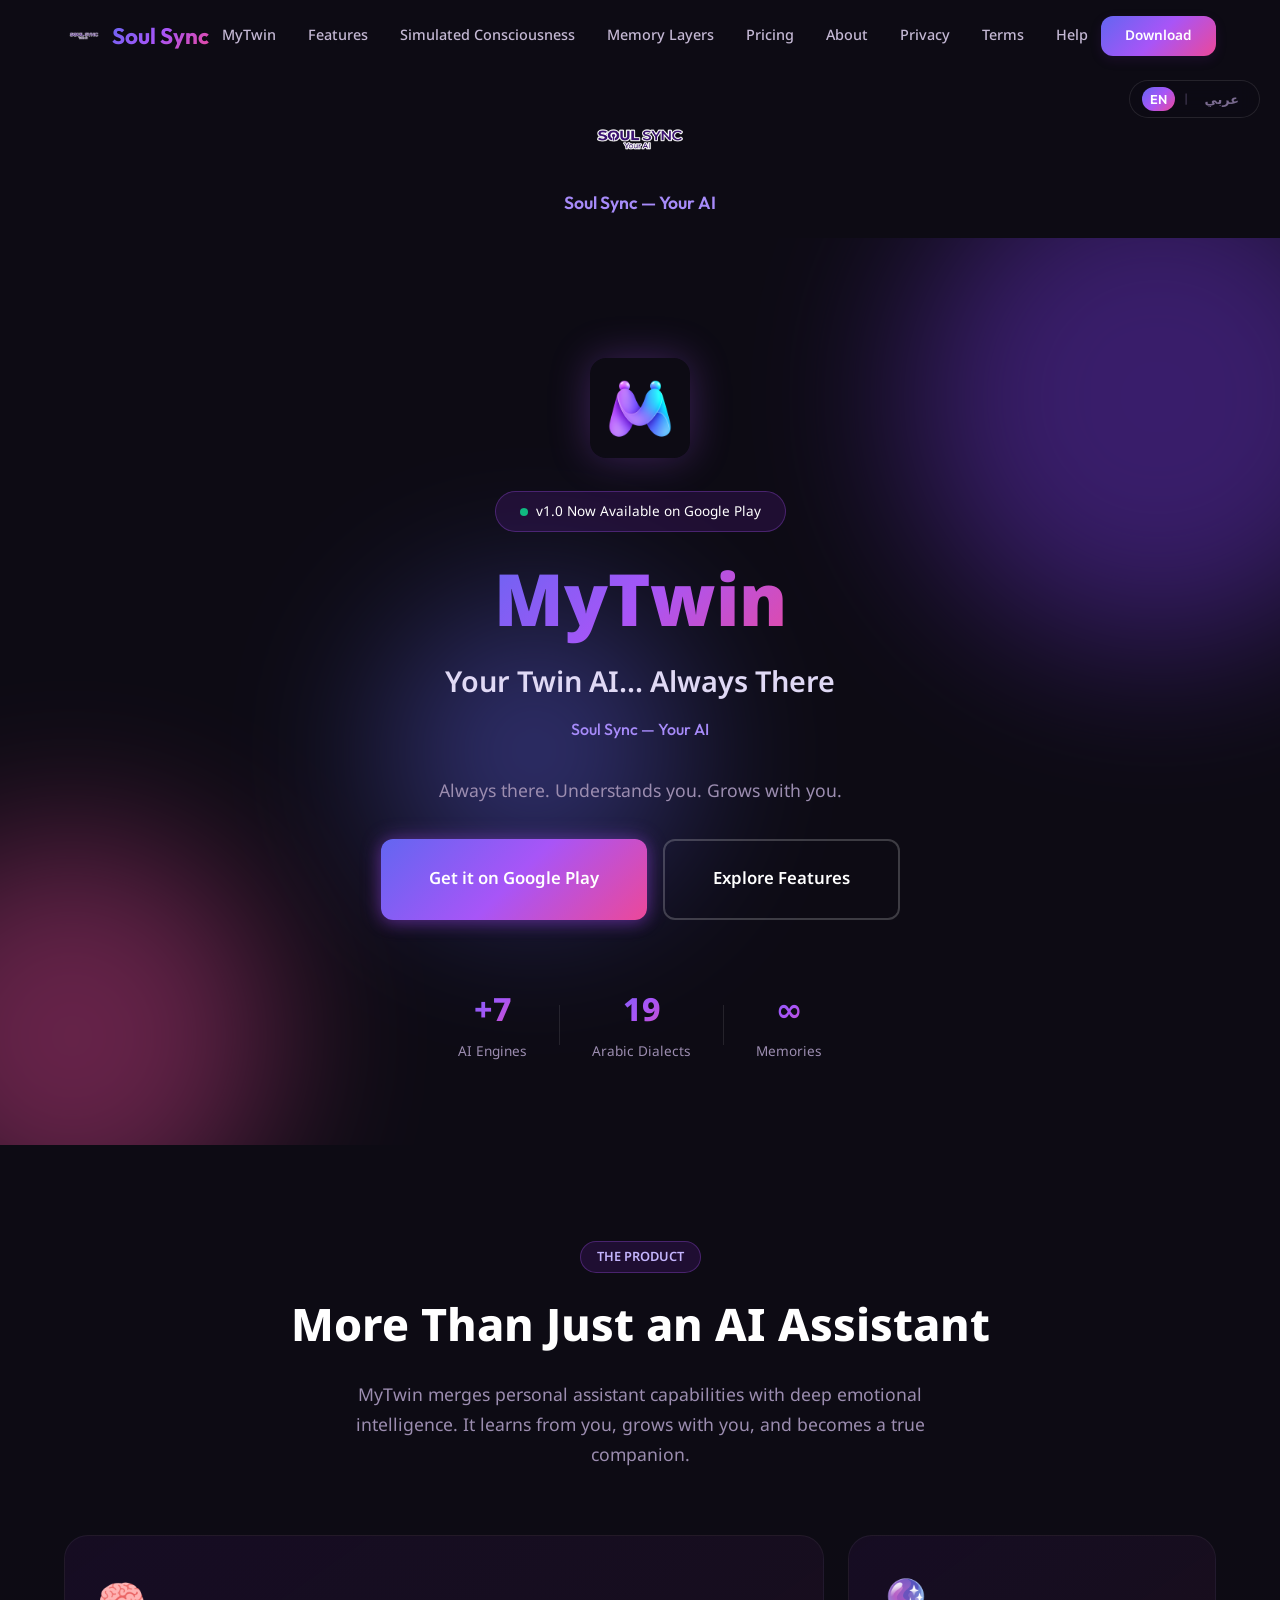
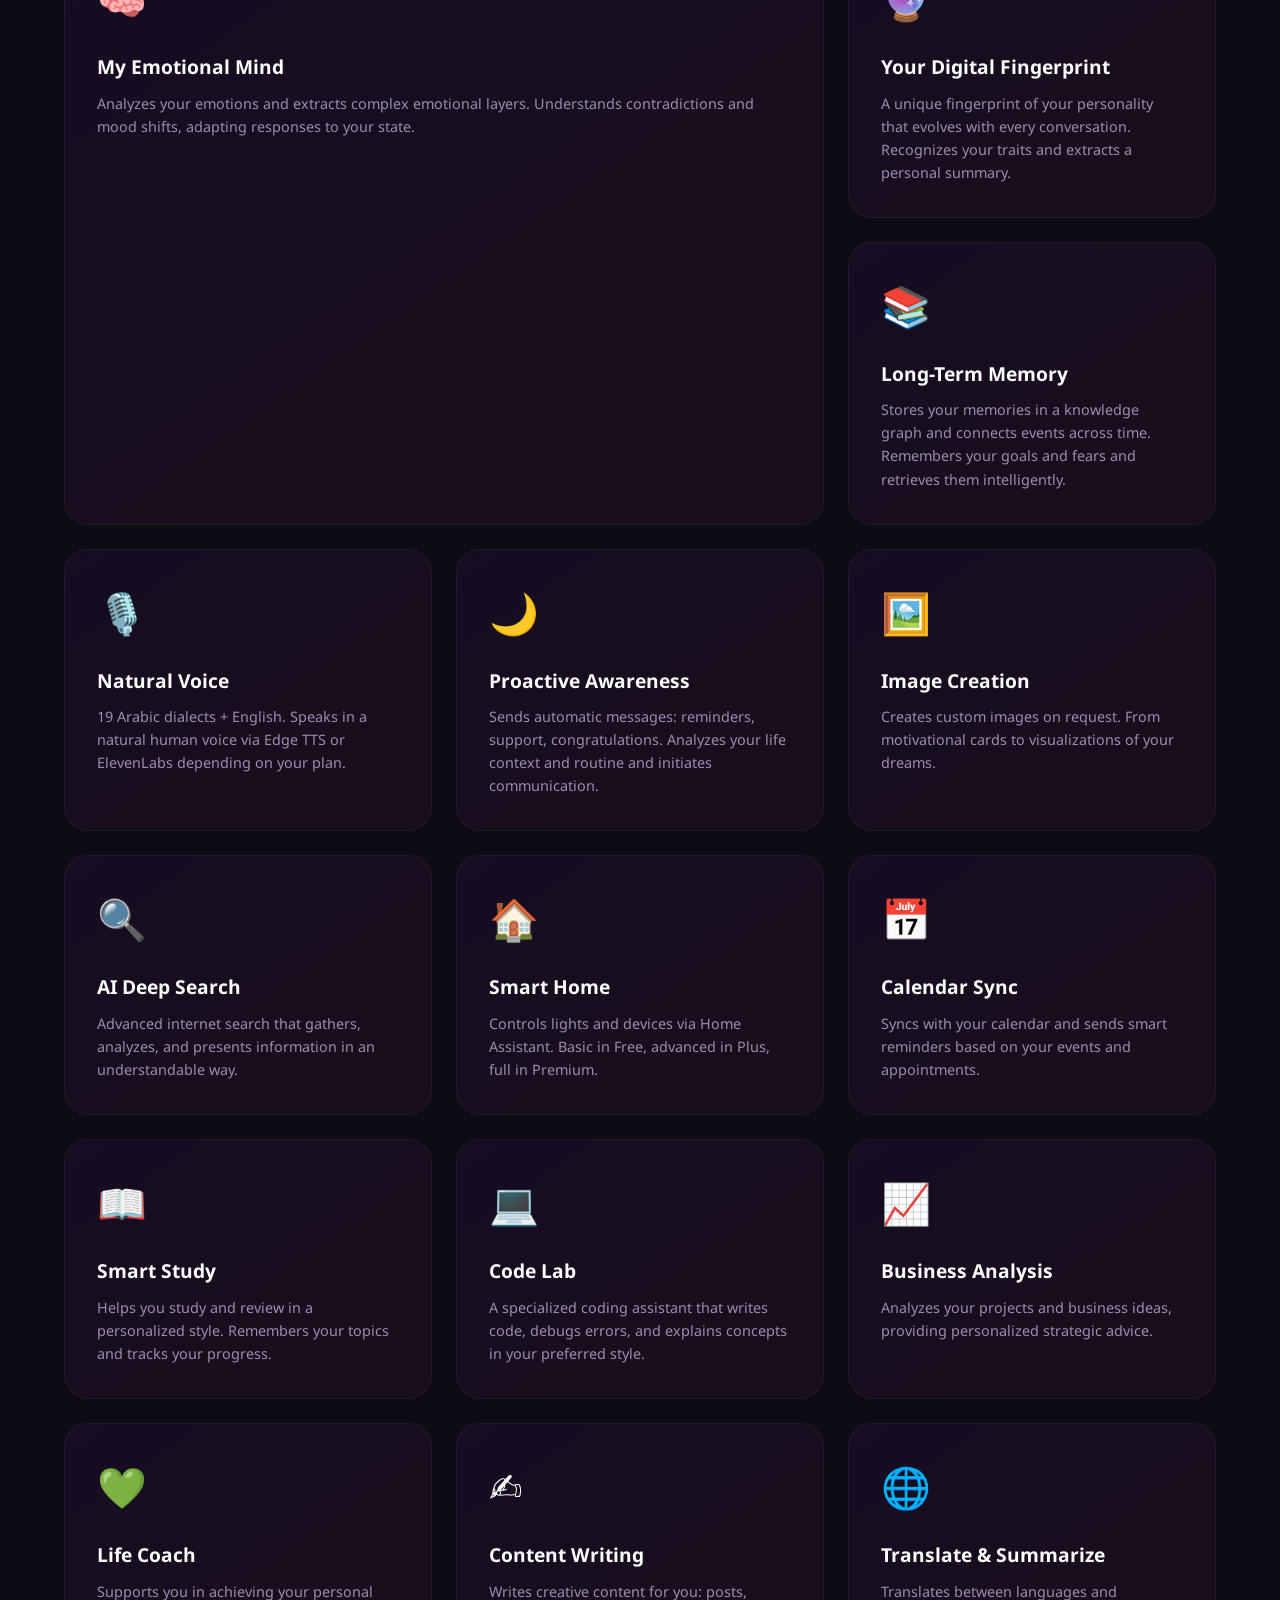
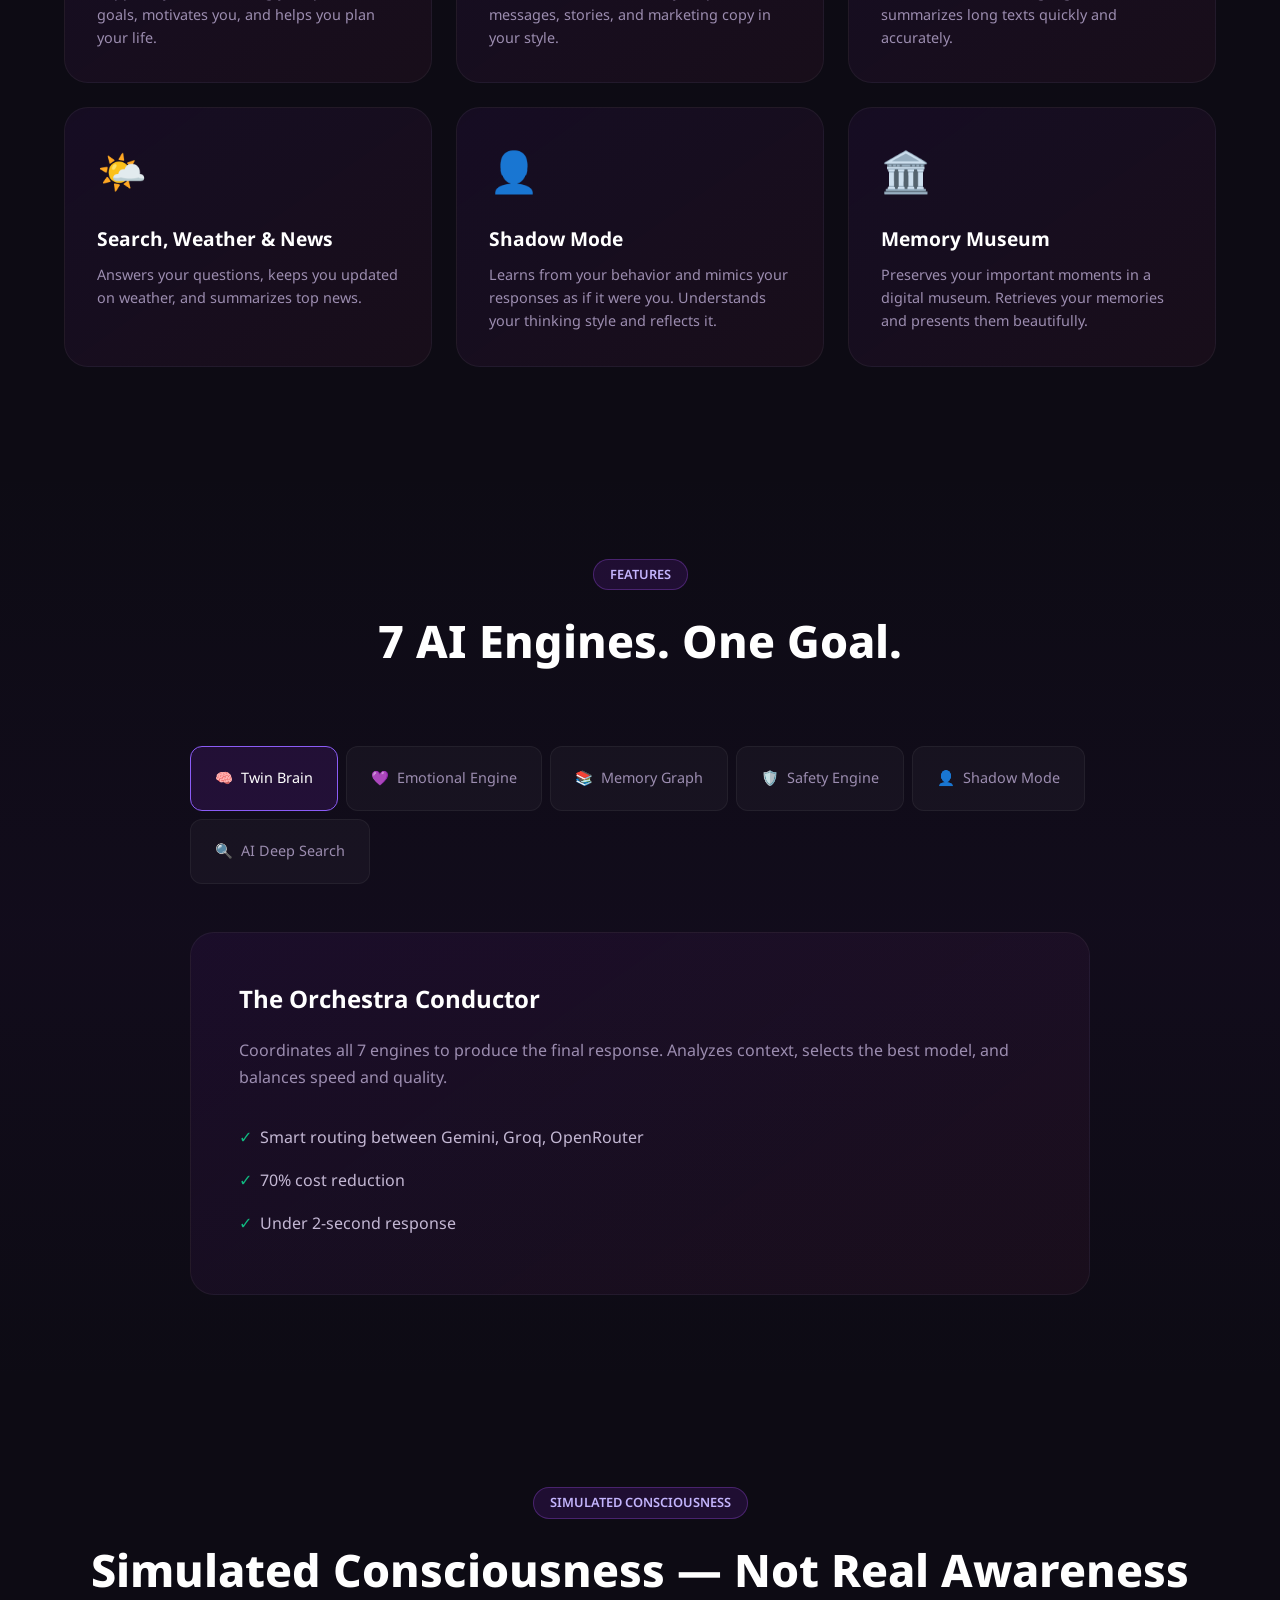
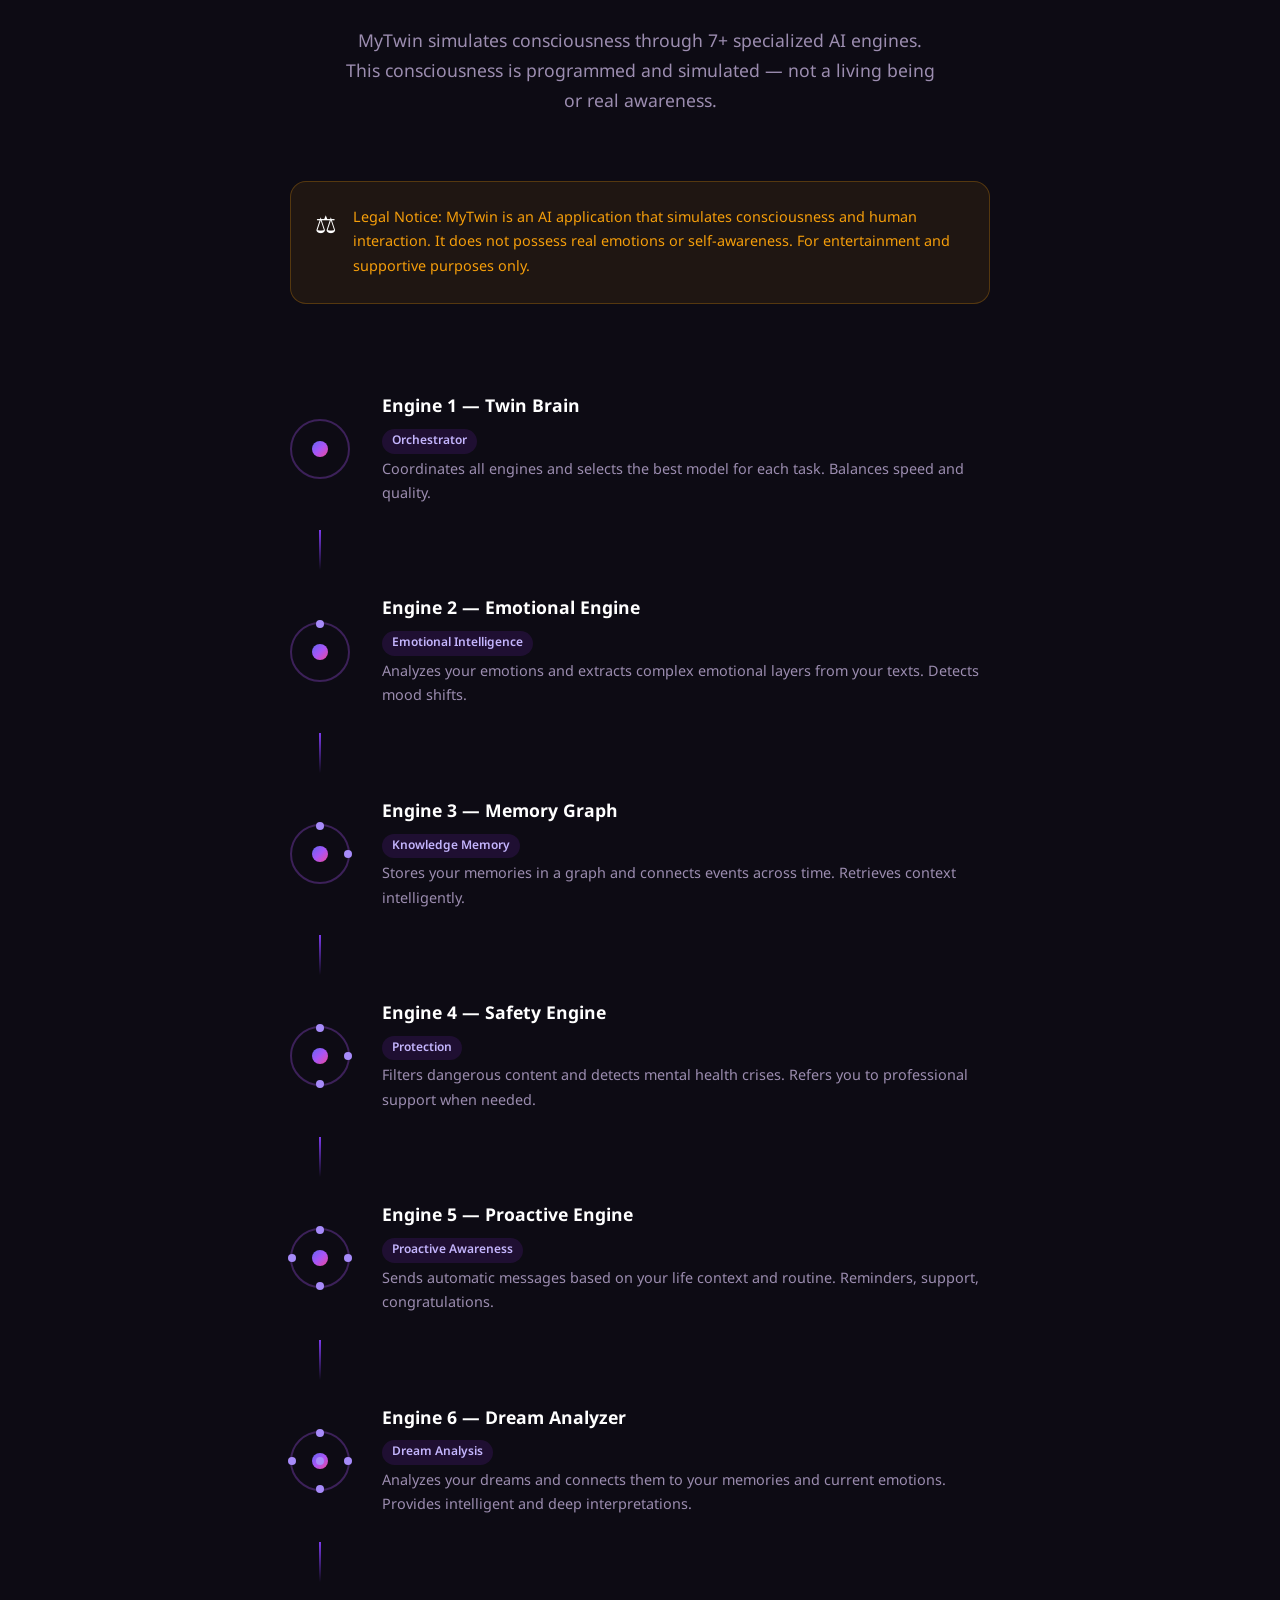
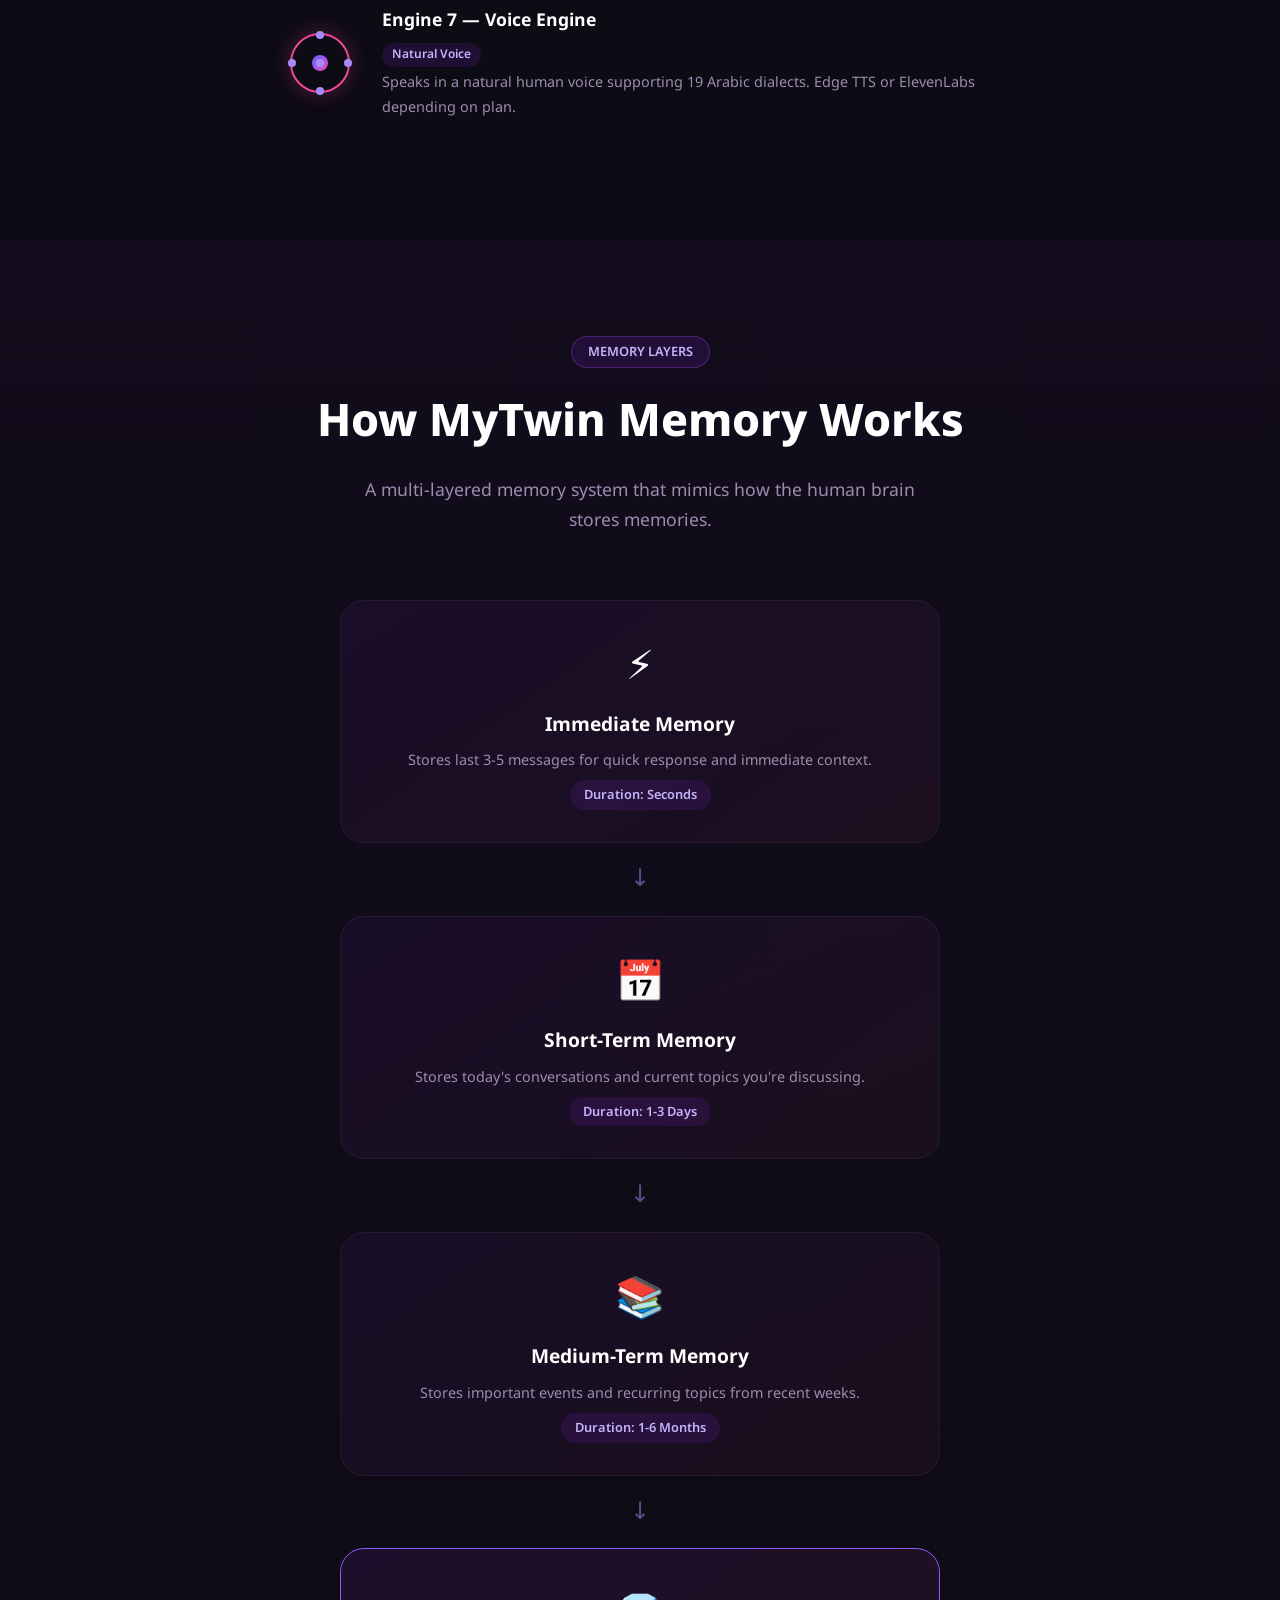
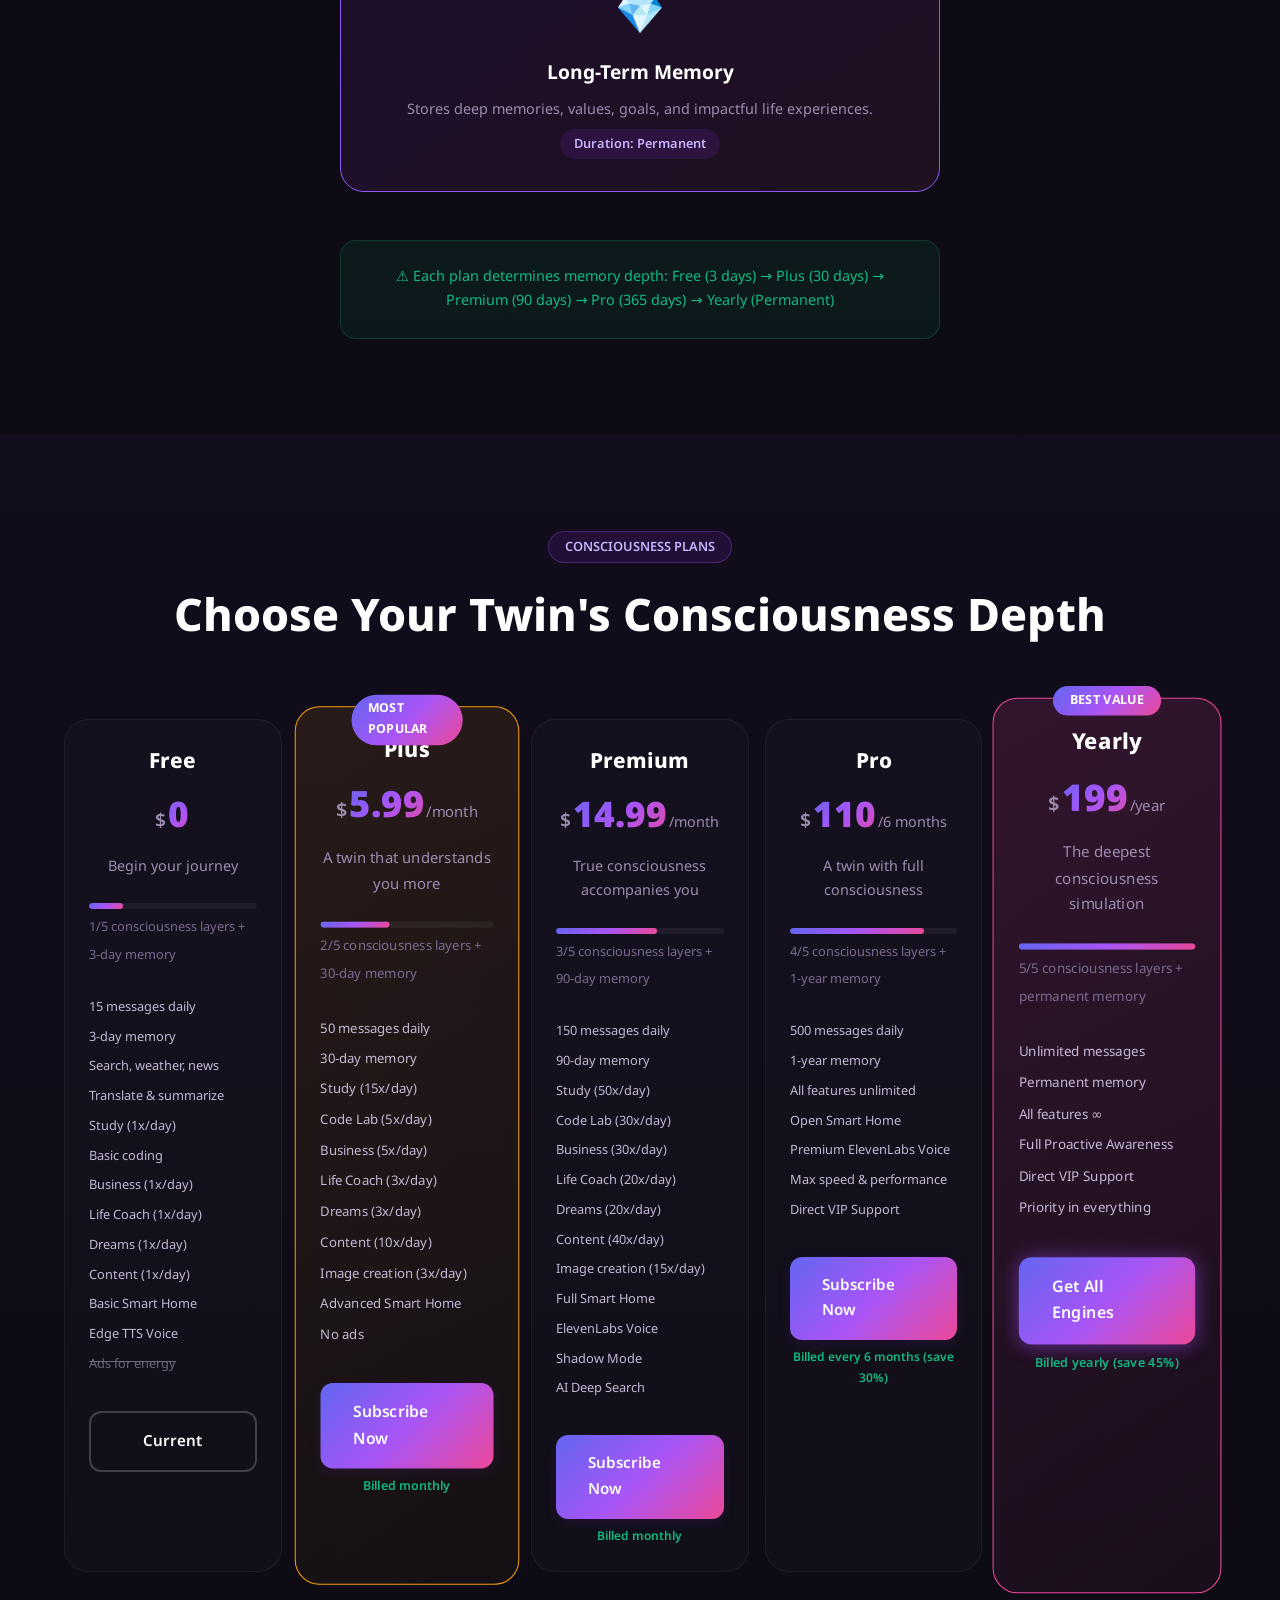
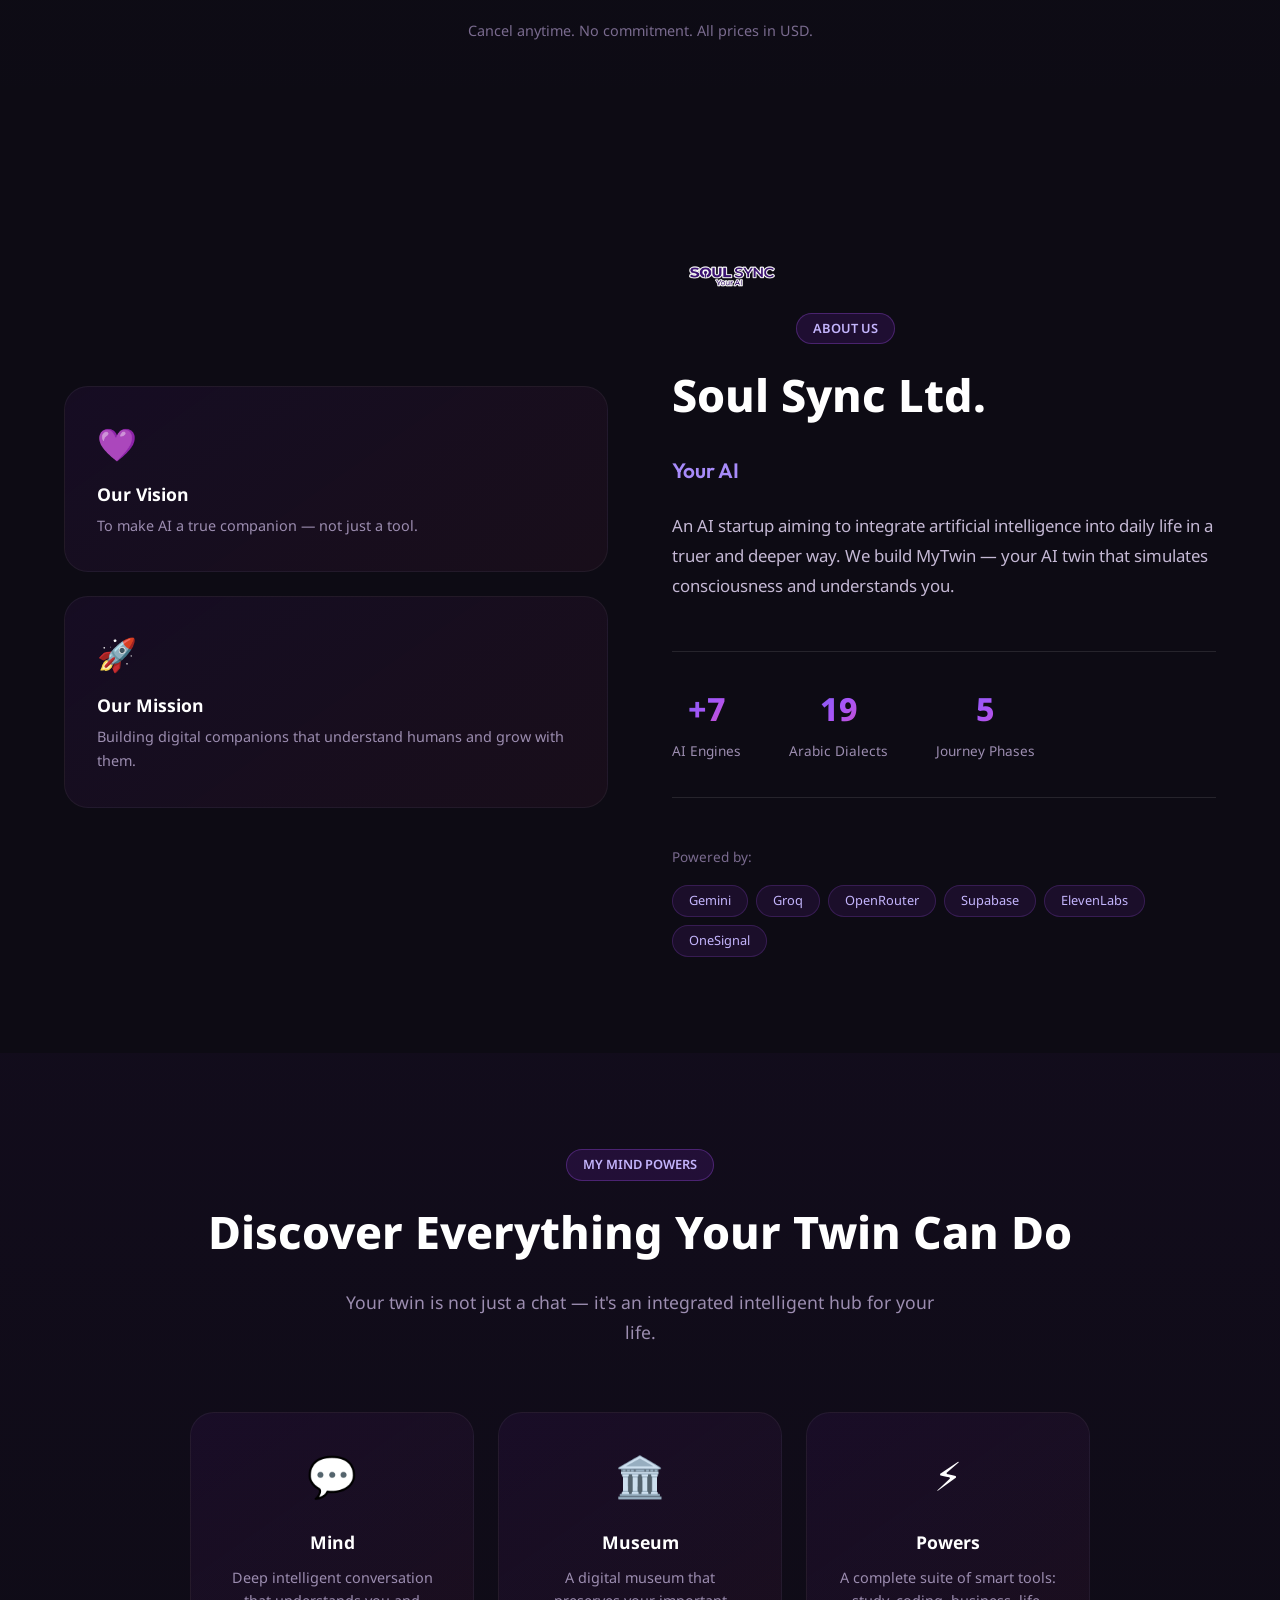
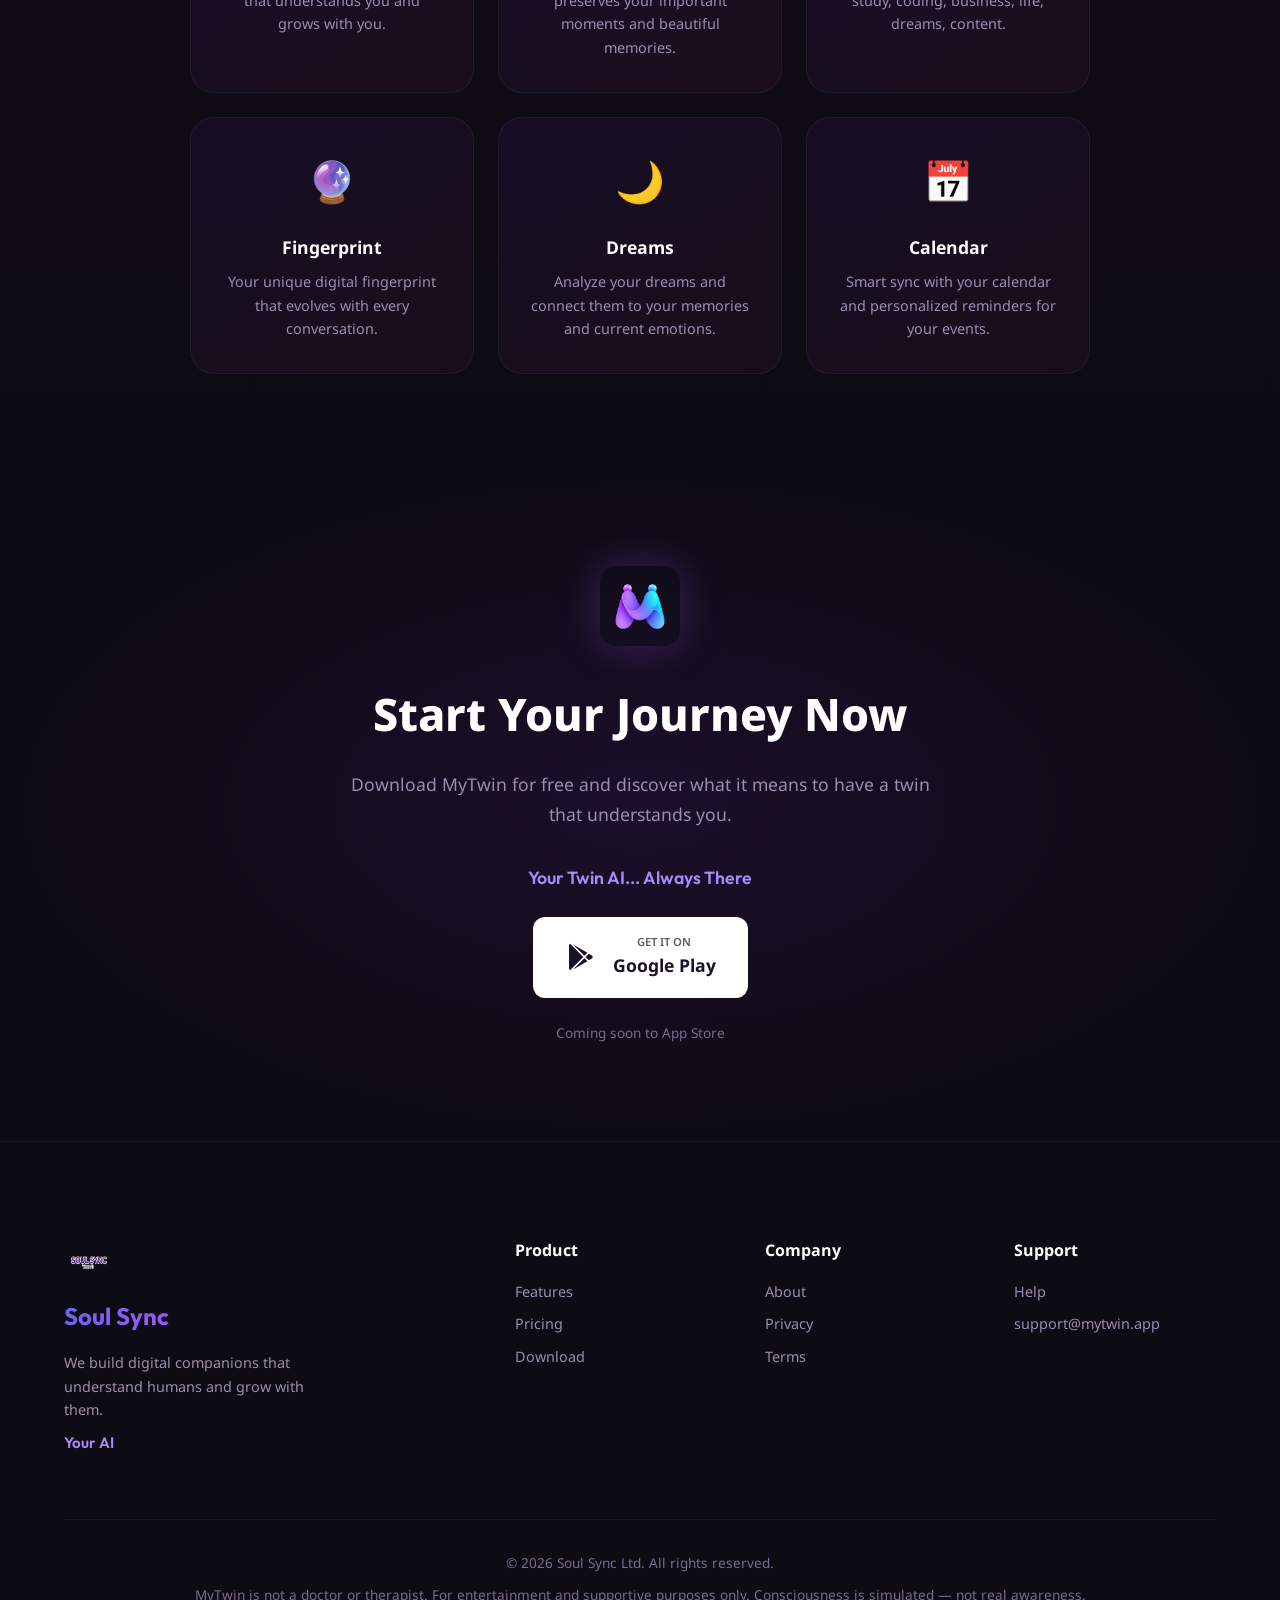
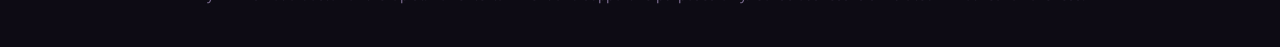
<file: index.html>
<!DOCTYPE html>
<html lang="ar" dir="rtl">
<head>
  <meta charset="UTF-8">
  <meta name="viewport" content="width=device-width, initial-scale=1.0">
  <title data-ar="Soul Sync — MyTwin | توأمك الذكي" data-en="Soul Sync — MyTwin | Your Twin AI">Soul Sync — MyTwin | Your Twin AI</title>
  <meta name="description" data-ar="Soul Sync تبني رفقاء رقميين يفهمونك وينمون معك. MyTwin: توأمك الذكي... معك دائماً" data-en="Soul Sync builds digital companions that understand you and grow with you. MyTwin: Your Twin AI... Always There" content="Soul Sync builds digital companions that understand you and grow with you. MyTwin: Your Twin AI... Always There">
  <link rel="preconnect" href="https://fonts.googleapis.com">
  <link rel="preconnect" href="https://fonts.gstatic.com" crossorigin>
  <link href="https://fonts.googleapis.com/css2?family=Noto+Sans+Arabic:wght@300;400;500;600;700;800;900&family=Outfit:wght@300;400;500;600;700;800&family=Inter:wght@300;400;500;600;700;800&display=swap" rel="stylesheet">
  <link rel="stylesheet" href="css/style.css">
</head>
<body>
  <!-- Language Switch -->
  <div class="lang-switch" id="langSwitch">
    <button class="lang-btn active" data-lang="en">EN</button>
    <span class="lang-divider">|</span>
    <button class="lang-btn" data-lang="ar">عربي</button>
  </div>

  <nav class="navbar" id="navbar">
    <div class="nav-container">
      <a href="#" class="logo">
        <img src="assets/soulsync-logo.png" alt="Soul Sync" class="logo-img">
        <span class="logo-text">Soul Sync</span>
      </a>
      <div class="nav-links" id="navLinks">
        <a href="#product" class="nav-link" data-ar="MyTwin" data-en="MyTwin">MyTwin</a>
        <a href="#features" class="nav-link" data-ar="المميزات" data-en="Features">Features</a>
        <a href="#consciousness" class="nav-link" data-ar="محاكاة الوعي" data-en="Simulated Consciousness">Simulated Consciousness</a>
        <a href="#memory-layers" class="nav-link" data-ar="طبقات الذاكرة" data-en="Memory Layers">Memory Layers</a>
        <a href="#pricing" class="nav-link" data-ar="الباقات" data-en="Pricing">Pricing</a>
        <a href="#about" class="nav-link" data-ar="من نحن" data-en="About">About</a>
        <a href="privacy.html" class="nav-link" data-ar="الخصوصية" data-en="Privacy">Privacy</a>
        <a href="terms.html" class="nav-link" data-ar="الشروط" data-en="Terms">Terms</a>
        <a href="help.html" class="nav-link" data-ar="المساعدة" data-en="Help">Help</a>
      </div>
      <div class="nav-actions">
        <a href="#download" class="btn btn-primary btn-sm" data-ar="حمل التطبيق" data-en="Download">Download</a>
        <button class="mobile-toggle" id="mobileToggle"><span></span><span></span><span></span></button>
      </div>
    </div>
  </nav>

  <!-- Company Logo Banner -->
  <div class="company-logo-banner" id="companyLogoBanner">
    <div class="container">
      <img src="assets/soulsync-logo.png" alt="Soul Sync" class="company-logo-img">
      <p class="company-slogan" data-ar="Soul Sync — Your AI" data-en="Soul Sync — Your AI">Soul Sync — Your AI</p>
    </div>
  </div>

  <section class="hero" id="hero">
    <div class="hero-bg">
      <div class="orb orb-1"></div>
      <div class="orb orb-2"></div>
      <div class="orb orb-3"></div>
    </div>
    <div class="hero-content">
      <!-- App Logo -->
      <div class="hero-app-logo">
        <img src="assets/mytwin-logo.png" alt="MyTwin" class="app-logo-img">
      </div>
      <div class="hero-badge"><span class="pulse-dot"></span><span data-ar="الإصدار 1.0 متاح الآن على Google Play" data-en="v1.0 Now Available on Google Play">v1.0 Now Available on Google Play</span></div>
      <h1 class="hero-title"><span class="gradient-text">MyTwin</span></h1>
      <p class="hero-slogan" data-ar="توأمك الذكي... معك دائماً" data-en="Your Twin AI... Always There">Your Twin AI... Always There</p>
      <p class="hero-company-slogan" data-ar="Soul Sync — Your AI" data-en="Soul Sync — Your AI">Soul Sync — Your AI</p>
      <p class="hero-tagline" data-ar="معك دائماً. يفهمك. ينمى معك." data-en="Always there. Understands you. Grows with you.">Always there. Understands you. Grows with you.</p>
      <div class="hero-cta">
        <a href="#download" class="btn btn-glow btn-lg"><span data-ar="حمل من Google Play" data-en="Get it on Google Play">Get it on Google Play</span></a>
        <a href="#features" class="btn btn-outline btn-lg"><span data-ar="اكتشف المميزات" data-en="Explore Features">Explore Features</span></a>
      </div>
      <div class="hero-stats">
        <div class="stat"><span class="stat-num">+7</span><span class="stat-label" data-ar="محركات ذكاء اصطناعي" data-en="AI Engines">AI Engines</span></div>
        <div class="stat-divider"></div>
        <div class="stat"><span class="stat-num">19</span><span class="stat-label" data-ar="لهجة عربية" data-en="Arabic Dialects">Arabic Dialects</span></div>
        <div class="stat-divider"></div>
        <div class="stat"><span class="stat-num">∞</span><span class="stat-label" data-ar="ذكريات" data-en="Memories">Memories</span></div>
      </div>
    </div>
    <div class="hero-visual">
      <div class="phone-mockup">
        <div class="phone-screen">
          <div class="chat-bubble chat-left"><div class="chat-avatar">💜</div><div class="chat-text" data-ar="مرحباً! أنا توأمك. كيف كان يومك؟" data-en="Hi! I'm your twin. How was your day?">Hi! I'm your twin. How was your day?</div></div>
          <div class="chat-bubble chat-right"><div class="chat-text" data-ar="مرهق شوية من الشغل..." data-en="A bit tired from work...">A bit tired from work...</div></div>
          <div class="chat-bubble chat-left"><div class="chat-avatar">💜</div><div class="chat-text" data-ar="أتذكر أنك قلت لي الأسبوع الماضي أنك تضغط على نفسك. خذ نفساً عميقاً 🌬️" data-en="I remember you told me last week you're pushing too hard. Take a deep breath 🌬️">I remember you told me last week you're pushing too hard. Take a deep breath 🌬️</div></div>
          <div class="typing-indicator"><span></span><span></span><span></span></div>
        </div>
      </div>
    </div>
  </section>

  <section class="product" id="product">
    <div class="container">
      <div class="section-header">
        <span class="section-badge" data-ar="المنتج" data-en="THE PRODUCT">THE PRODUCT</span>
        <h2 class="section-title" data-ar="ليس مجرد مساعد ذكي" data-en="More Than Just an AI Assistant">More Than Just an AI Assistant</h2>
        <p class="section-desc" data-ar="MyTwin يدمج بين قدرات المساعد الشخصي والذكاء العاطفي العميق. يتعلم منك، ينمى معك، ويصبح رفيقاً حقيقياً." data-en="MyTwin merges personal assistant capabilities with deep emotional intelligence. It learns from you, grows with you, and becomes a true companion.">MyTwin merges personal assistant capabilities with deep emotional intelligence. It learns from you, grows with you, and becomes a true companion.</p>
      </div>
      <div class="product-grid">
        <div class="product-card product-main">
          <div class="product-icon">🧠</div>
          <h3 data-ar="وعيي العاطفي" data-en="My Emotional Mind">My Emotional Mind</h3>
          <p data-ar="يحلل مشاعرك ويستخرج الطبقات العاطفية المعقدة. يفهم التناقضات والتقلبات المزاجية ويُكيّف ردوده حسب حالتك." data-en="Analyzes your emotions and extracts complex emotional layers. Understands contradictions and mood shifts, adapting responses to your state.">Analyzes your emotions and extracts complex emotional layers. Understands contradictions and mood shifts, adapting responses to your state.</p>
        </div>
        <div class="product-card">
          <div class="product-icon">🔮</div>
          <h3 data-ar="بصمتك الرقمية" data-en="Your Digital Fingerprint">Your Digital Fingerprint</h3>
          <p data-ar="بصمة فريدة لشخصيتك تتطور مع كل محادثة. يتعرف على سماتك ويستخلص ملخصاً شخصياً عنك." data-en="A unique fingerprint of your personality that evolves with every conversation. Recognizes your traits and extracts a personal summary.">A unique fingerprint of your personality that evolves with every conversation. Recognizes your traits and extracts a personal summary.</p>
        </div>
        <div class="product-card">
          <div class="product-icon">📚</div>
          <h3 data-ar="ذاكرة طويلة المدى" data-en="Long-Term Memory">Long-Term Memory</h3>
          <p data-ar="يُخزن ذكرياتك في رسم بياني معرفي ويربط الأحداث عبر الزمن. يتذكر أهدافك ومخاوفك ويسترجعها بذكاء." data-en="Stores your memories in a knowledge graph and connects events across time. Remembers your goals and fears and retrieves them intelligently.">Stores your memories in a knowledge graph and connects events across time. Remembers your goals and fears and retrieves them intelligently.</p>
        </div>
        <div class="product-card">
          <div class="product-icon">🎙️</div>
          <h3 data-ar="صوت طبيعي" data-en="Natural Voice">Natural Voice</h3>
          <p data-ar="19 لهجة عربية + إنجليزي. يتحدث بصوت بشري طبيعي عبر Edge TTS أو ElevenLabs حسب باقتك." data-en="19 Arabic dialects + English. Speaks in a natural human voice via Edge TTS or ElevenLabs depending on your plan.">19 Arabic dialects + English. Speaks in a natural human voice via Edge TTS or ElevenLabs depending on your plan.</p>
        </div>
        <div class="product-card">
          <div class="product-icon">🌙</div>
          <h3 data-ar="وعي استباقي" data-en="Proactive Awareness">Proactive Awareness</h3>
          <p data-ar="يُرسل رسائل تلقائية: تذكيرات، دعم، تهاني. يُحلل سياق حياتك وروتينك ويُبادر بالتواصل." data-en="Sends automatic messages: reminders, support, congratulations. Analyzes your life context and routine and initiates communication.">Sends automatic messages: reminders, support, congratulations. Analyzes your life context and routine and initiates communication.</p>
        </div>
        <div class="product-card">
          <div class="product-icon">🖼️</div>
          <h3 data-ar="إنشاء صور" data-en="Image Creation">Image Creation</h3>
          <p data-ar="يُنشئ صوراً مخصصة حسب طلبك. من البطاقات التحفيزية إلى تصورات أحلامك." data-en="Creates custom images on request. From motivational cards to visualizations of your dreams.">Creates custom images on request. From motivational cards to visualizations of your dreams.</p>
        </div>
        <div class="product-card">
          <div class="product-icon">🔍</div>
          <h3 data-ar="بحث عميق بالذكاء" data-en="AI Deep Search">AI Deep Search</h3>
          <p data-ar="بحث متقدم بالإنترنت يجمع المعلومات ويُحللها ويُقدمها بشكل مفهوم." data-en="Advanced internet search that gathers, analyzes, and presents information in an understandable way.">Advanced internet search that gathers, analyzes, and presents information in an understandable way.</p>
        </div>
        <div class="product-card">
          <div class="product-icon">🏠</div>
          <h3 data-ar="منزل ذكي" data-en="Smart Home">Smart Home</h3>
          <p data-ar="يتحكم بالإضاءة والأجهزة عبر Home Assistant. أساسي في Free، متقدم في Plus، كامل في Premium." data-en="Controls lights and devices via Home Assistant. Basic in Free, advanced in Plus, full in Premium.">Controls lights and devices via Home Assistant. Basic in Free, advanced in Plus, full in Premium.</p>
        </div>
        <div class="product-card">
          <div class="product-icon">📅</div>
          <h3 data-ar="مزامنة التقويم" data-en="Calendar Sync">Calendar Sync</h3>
          <p data-ar="يُزامن مع تقويمك ويُرسل تذكيرات ذكية بناءً على أحداثك ومواعيدك." data-en="Syncs with your calendar and sends smart reminders based on your events and appointments.">Syncs with your calendar and sends smart reminders based on your events and appointments.</p>
        </div>
        <div class="product-card">
          <div class="product-icon">📖</div>
          <h3 data-ar="المذاكرة الذكية" data-en="Smart Study">Smart Study</h3>
          <p data-ar="يساعدك في المذاكرة والمراجعة بأسلوب مخصص لك. يتذكر مواضيعك ويتابع تقدمك." data-en="Helps you study and review in a personalized style. Remembers your topics and tracks your progress.">Helps you study and review in a personalized style. Remembers your topics and tracks your progress.</p>
        </div>
        <div class="product-card">
          <div class="product-icon">💻</div>
          <h3 data-ar="مختبر البرمجة" data-en="Code Lab">Code Lab</h3>
          <p data-ar="مساعد برمجي متخصص يكتب الكود، يُصحح الأخطاء، ويشرح المفاهيم بأسلوبك المفضل." data-en="A specialized coding assistant that writes code, debugs errors, and explains concepts in your preferred style.">A specialized coding assistant that writes code, debugs errors, and explains concepts in your preferred style.</p>
        </div>
        <div class="product-card">
          <div class="product-icon">📈</div>
          <h3 data-ar="تحليل الأعمال" data-en="Business Analysis">Business Analysis</h3>
          <p data-ar="يُحلل مشاريعك وأفكارك التجارية ويُقدم نصائح استراتيجية مخصصة." data-en="Analyzes your projects and business ideas, providing personalized strategic advice.">Analyzes your projects and business ideas, providing personalized strategic advice.</p>
        </div>
        <div class="product-card">
          <div class="product-icon">💚</div>
          <h3 data-ar="مدرب حياة" data-en="Life Coach">Life Coach</h3>
          <p data-ar="يدعمك في تحقيق أهدافك الشخصية، يُحفزك، ويساعدك في التخطيط لحياتك." data-en="Supports you in achieving your personal goals, motivates you, and helps you plan your life.">Supports you in achieving your personal goals, motivates you, and helps you plan your life.</p>
        </div>
        <div class="product-card">
          <div class="product-icon">✍️</div>
          <h3 data-ar="كتابة المحتوى" data-en="Content Writing">Content Writing</h3>
          <p data-ar="يكتب لك محتوى إبداعياً: منشورات، رسائل، قصص، ونصوص تسويقية بأسلوبك." data-en="Writes creative content for you: posts, messages, stories, and marketing copy in your style.">Writes creative content for you: posts, messages, stories, and marketing copy in your style.</p>
        </div>
        <div class="product-card">
          <div class="product-icon">🌐</div>
          <h3 data-ar="الترجمة والتلخيص" data-en="Translate & Summarize">Translate & Summarize</h3>
          <p data-ar="يترجم بين اللغات ويُلخّص النصوص الطويلة بسرعة ودقة." data-en="Translates between languages and summarizes long texts quickly and accurately.">Translates between languages and summarizes long texts quickly and accurately.</p>
        </div>
        <div class="product-card">
          <div class="product-icon">🌤️</div>
          <h3 data-ar="البحث والطقس والأخبار" data-en="Search, Weather & News">Search, Weather & News</h3>
          <p data-ar="يُجيب على أسئلتك، يُطلعك على الطقس، ويُلخّص أهم الأخبار." data-en="Answers your questions, keeps you updated on weather, and summarizes top news.">Answers your questions, keeps you updated on weather, and summarizes top news.</p>
        </div>
        <div class="product-card">
          <div class="product-icon">👤</div>
          <h3 data-ar="وضع الظل الذكي" data-en="Shadow Mode">Shadow Mode</h3>
          <p data-ar="يتعلم من سلوكك ويُحاكي ردودك كما لو كنت أنت. يفهم طريقة تفكيرك ويعكسها." data-en="Learns from your behavior and mimics your responses as if it were you. Understands your thinking style and reflects it.">Learns from your behavior and mimics your responses as if it were you. Understands your thinking style and reflects it.</p>
        </div>
        <div class="product-card">
          <div class="product-icon">🏛️</div>
          <h3 data-ar="متحف الذكريات" data-en="Memory Museum">Memory Museum</h3>
          <p data-ar="يحفظ لحظاتك المهمة في متحف رقمي. يسترجع ذكرياتك ويُقدمها بشكل جميل." data-en="Preserves your important moments in a digital museum. Retrieves your memories and presents them beautifully.">Preserves your important moments in a digital museum. Retrieves your memories and presents them beautifully.</p>
        </div>
      </div>
    </div>
  </section>

  <section class="features" id="features">
    <div class="container">
      <div class="section-header">
        <span class="section-badge" data-ar="المميزات" data-en="FEATURES">FEATURES</span>
        <h2 class="section-title" data-ar="7 محركات. هدف واحد." data-en="7 AI Engines. One Goal.">7 AI Engines. One Goal.</h2>
      </div>
      <div class="features-showcase">
        <div class="feature-tabs">
          <button class="feature-tab active" data-tab="brain"><span>🧠</span> Twin Brain</button>
          <button class="feature-tab" data-tab="emotion"><span>💜</span> Emotional Engine</button>
          <button class="feature-tab" data-tab="memory"><span>📚</span> Memory Graph</button>
          <button class="feature-tab" data-tab="safety"><span>🛡️</span> Safety Engine</button>
          <button class="feature-tab" data-tab="shadow"><span>👤</span> Shadow Mode</button>
          <button class="feature-tab" data-tab="search"><span>🔍</span> AI Deep Search</button>
        </div>
        <div class="feature-content active" id="brain">
          <div class="feature-text">
            <h3 data-ar="قائد الأوركسترا" data-en="The Orchestra Conductor">The Orchestra Conductor</h3>
            <p data-ar="يُنسق بين جميع المحركات السبعة لإنتاج الرد النهائي. يُحلل السياق، يختار النموذج الأنسب، ويُحقق توازناً بين السرعة والجودة." data-en="Coordinates all 7 engines to produce the final response. Analyzes context, selects the best model, and balances speed and quality.">Coordinates all 7 engines to produce the final response. Analyzes context, selects the best model, and balances speed and quality.</p>
            <ul class="feature-list">
              <li data-ar="توزيع ذكي بين Gemini, Groq, OpenRouter" data-en="Smart routing between Gemini, Groq, OpenRouter">Smart routing between Gemini, Groq, OpenRouter</li>
              <li data-ar="تقليل التكاليف بنسبة 70%" data-en="70% cost reduction">70% cost reduction</li>
              <li data-ar="استجابة أقل من 2 ثانية" data-en="Under 2-second response">Under 2-second response</li>
            </ul>
          </div>
        </div>
        <div class="feature-content" id="emotion">
          <div class="feature-text">
            <h3 data-ar="الذكاء العاطفي العميق" data-en="Deep Emotional Intelligence">Deep Emotional Intelligence</h3>
            <p data-ar="يُحلل نصوصك ويستخرج المشاعر المعقدة. يفهم التناقضات والطبقات العاطفية ويُكيّف ردوده حسب حالتك النفسية." data-en="Analyzes your texts and extracts complex emotions. Understands contradictions and emotional layers, adapting responses to your mental state.">Analyzes your texts and extracts complex emotions. Understands contradictions and emotional layers, adapting responses to your mental state.</p>
            <ul class="feature-list">
              <li data-ar="تحليل 7 أبعاد عاطفية" data-en="7 emotional dimension analysis">7 emotional dimension analysis</li>
              <li data-ar="اكتشاف التحولات المزاجية" data-en="Mood shift detection">Mood shift detection</li>
              <li data-ar="تكييف الرد حسب حالتك" data-en="Response tailored to your state">Response tailored to your state</li>
            </ul>
          </div>
        </div>
        <div class="feature-content" id="memory">
          <div class="feature-text">
            <h3 data-ar="ذاكرة لا تُنسى" data-en="Unforgettable Memory">Unforgettable Memory</h3>
            <p data-ar="يُخزن ذكرياتك في رسم بياني معرفي. كل محادثة تُضيف طبقة جديدة. يسترجع السياق ويربط الأحداث عبر الزمن." data-en="Stores your memories in a knowledge graph. Every conversation adds a new layer. Retrieves context and connects events across time.">Stores your memories in a knowledge graph. Every conversation adds a new layer. Retrieves context and connects events across time.</p>
            <ul class="feature-list">
              <li data-ar="استرجاع سياقي ذكي" data-en="Contextual smart retrieval">Contextual smart retrieval</li>
              <li data-ar="تذكر التفاصيل الصغيرة" data-en="Remembers small details">Remembers small details</li>
              <li data-ar="ربط الأحداث عبر الزمن" data-en="Connects events across time">Connects events across time</li>
            </ul>
          </div>
        </div>
        <div class="feature-content" id="safety">
          <div class="feature-text">
            <h3 data-ar="جدار الأمان" data-en="Safety Wall">Safety Wall</h3>
            <p data-ar="فلترة الكلمات الخطيرة، اكتشاف الأزمات، تنظيف المدخلات. يحميك من المحتوى الضار ويُحيلك للدعم المهني عند الحاجة." data-en="Filters dangerous words, detects crises, sanitizes inputs. Protects you from harmful content and refers you to professional support when needed.">Filters dangerous words, detects crises, sanitizes inputs. Protects you from harmful content and refers you to professional support when needed.</p>
            <ul class="feature-list">
              <li data-ar="اكتشاف الأزمات النفسية" data-en="Mental health crisis detection">Mental health crisis detection</li>
              <li data-ar="إحالة للدعم المهني" data-en="Referral to professional support">Referral to professional support</li>
              <li data-ar="حماية من المحتوى الضار" data-en="Protection from harmful content">Protection from harmful content</li>
            </ul>
          </div>
        </div>
        <div class="feature-content" id="shadow">
          <div class="feature-text">
            <h3 data-ar="وضع الظل الذكي" data-en="Shadow Mode">Shadow Mode</h3>
            <p data-ar="يتعلم من سلوكك ويُحاكي ردودك كما لو كنت أنت. يفهم طريقة تفكيرك ويعكسها في المحادثات. متاح في Premium وما فوق." data-en="Learns from your behavior and mimics your responses as if it were you. Understands your thinking style and reflects it in conversations. Available in Premium and above.">Learns from your behavior and mimics your responses as if it were you. Understands your thinking style and reflects it in conversations. Available in Premium and above.</p>
            <ul class="feature-list">
              <li data-ar="تعلم من أسلوبك في الكتابة" data-en="Learns from your writing style">Learns from your writing style</li>
              <li data-ar="يُحاكي ردودك الطبيعية" data-en="Mimics your natural responses">Mimics your natural responses</li>
              <li data-ar="يتطور مع كل محادثة" data-en="Evolves with every conversation">Evolves with every conversation</li>
            </ul>
          </div>
        </div>
        <div class="feature-content" id="search">
          <div class="feature-text">
            <h3 data-ar="بحث عميق بالذكاء" data-en="AI Deep Search">AI Deep Search</h3>
            <p data-ar="بحث متقدم بالإنترنت يجمع المعلومات من مصادر متعددة ويُحللها ويُقدمها بشكل مفهوم وشخصي. متاح في Premium وما فوق." data-en="Advanced internet search that gathers information from multiple sources, analyzes it, and presents it in an understandable and personalized way. Available in Premium and above.">Advanced internet search that gathers information from multiple sources, analyzes it, and presents it in an understandable and personalized way. Available in Premium and above.</p>
            <ul class="feature-list">
              <li data-ar="بحث متعدد المصادر" data-en="Multi-source search">Multi-source search</li>
              <li data-ar="تحليل وتلخيص ذكي" data-en="Smart analysis & summarization">Smart analysis & summarization</li>
              <li data-ar="نتائج مخصصة لاهتماماتك" data-en="Results tailored to your interests">Results tailored to your interests</li>
            </ul>
          </div>
        </div>
      </div>
    </div>
  </section>

  <section class="consciousness" id="consciousness">
    <div class="container">
      <div class="section-header">
        <span class="section-badge" data-ar="محاكاة الوعي" data-en="SIMULATED CONSCIOUSNESS">SIMULATED CONSCIOUSNESS</span>
        <h2 class="section-title" data-ar="محاكاة للوعي — ليس وعياً حقيقياً" data-en="Simulated Consciousness — Not Real Awareness">Simulated Consciousness — Not Real Awareness</h2>
        <p class="section-desc" data-ar="MyTwin يُحاكي الوعي من خلال +7 محركات ذكاء اصطناعي متخصصة. هذا الوعي مُبرمج ومحاكى — ليس كائناً حياً أو وعياً حقيقياً." data-en="MyTwin simulates consciousness through 7+ specialized AI engines. This consciousness is programmed and simulated — not a living being or real awareness.">MyTwin simulates consciousness through 7+ specialized AI engines. This consciousness is programmed and simulated — not a living being or real awareness.</p>
      </div>
      <div class="consciousness-warning">
        <div class="warning-icon">⚖️</div>
        <p data-ar="تنبيه قانوني: MyTwin هو تطبيق ذكاء اصطناعي يُحاكي الوعي والتفاعل الإنساني. لا يمتلك مشاعر حقيقية أو وعي ذاتي. للأغراض الترفيهية والداعمة فقط." data-en="Legal Notice: MyTwin is an AI application that simulates consciousness and human interaction. It does not possess real emotions or self-awareness. For entertainment and supportive purposes only.">Legal Notice: MyTwin is an AI application that simulates consciousness and human interaction. It does not possess real emotions or self-awareness. For entertainment and supportive purposes only.</p>
      </div>
      <div class="layers-timeline">
        <div class="layer">
          <div class="layer-ring"><div class="layer-core"></div></div>
          <div class="layer-info">
            <h4 data-ar="المحرك 1 — Twin Brain" data-en="Engine 1 — Twin Brain">Engine 1 — Twin Brain</h4>
            <span class="layer-tier" data-ar="قائد الأوركسترا" data-en="Orchestrator">Orchestrator</span>
            <p data-ar="يُنسق بين جميع المحركات ويختار النموذج الأنسب لكل مهمة. يُحقق توازناً بين السرعة والجودة." data-en="Coordinates all engines and selects the best model for each task. Balances speed and quality.">Coordinates all engines and selects the best model for each task. Balances speed and quality.</p>
          </div>
        </div>
        <div class="layer-connector"></div>
        <div class="layer">
          <div class="layer-ring"><div class="layer-core"></div><div class="layer-orb"></div></div>
          <div class="layer-info">
            <h4 data-ar="المحرك 2 — Emotional Engine" data-en="Engine 2 — Emotional Engine">Engine 2 — Emotional Engine</h4>
            <span class="layer-tier" data-ar="الذكاء العاطفي" data-en="Emotional Intelligence">Emotional Intelligence</span>
            <p data-ar="يُحلل مشاعرك ويستخرج الطبقات العاطفية المعقدة من نصوصك. يكتشف التحولات المزاجية." data-en="Analyzes your emotions and extracts complex emotional layers from your texts. Detects mood shifts.">Analyzes your emotions and extracts complex emotional layers from your texts. Detects mood shifts.</p>
          </div>
        </div>
        <div class="layer-connector"></div>
        <div class="layer">
          <div class="layer-ring"><div class="layer-core"></div><div class="layer-orb"></div><div class="layer-orb"></div></div>
          <div class="layer-info">
            <h4 data-ar="المحرك 3 — Memory Graph" data-en="Engine 3 — Memory Graph">Engine 3 — Memory Graph</h4>
            <span class="layer-tier" data-ar="الذاكرة المعرفية" data-en="Knowledge Memory">Knowledge Memory</span>
            <p data-ar="يُخزن ذكرياتك في رسم بياني ويربط الأحداث عبر الزمن. يسترجع السياق بذكاء." data-en="Stores your memories in a graph and connects events across time. Retrieves context intelligently.">Stores your memories in a graph and connects events across time. Retrieves context intelligently.</p>
          </div>
        </div>
        <div class="layer-connector"></div>
        <div class="layer">
          <div class="layer-ring"><div class="layer-core"></div><div class="layer-orb"></div><div class="layer-orb"></div><div class="layer-orb"></div></div>
          <div class="layer-info">
            <h4 data-ar="المحرك 4 — Safety Engine" data-en="Engine 4 — Safety Engine">Engine 4 — Safety Engine</h4>
            <span class="layer-tier" data-ar="الحماية" data-en="Protection">Protection</span>
            <p data-ar="فلترة المحتوى الخطير واكتشاف الأزمات النفسية. يُحيلك للدعم المهني عند الحاجة." data-en="Filters dangerous content and detects mental health crises. Refers you to professional support when needed.">Filters dangerous content and detects mental health crises. Refers you to professional support when needed.</p>
          </div>
        </div>
        <div class="layer-connector"></div>
        <div class="layer">
          <div class="layer-ring"><div class="layer-core"></div><div class="layer-orb"></div><div class="layer-orb"></div><div class="layer-orb"></div><div class="layer-orb"></div></div>
          <div class="layer-info">
            <h4 data-ar="المحرك 5 — Proactive Engine" data-en="Engine 5 — Proactive Engine">Engine 5 — Proactive Engine</h4>
            <span class="layer-tier" data-ar="الوعي الاستباقي" data-en="Proactive Awareness">Proactive Awareness</span>
            <p data-ar="يُرسل رسائل تلقائية بناءً على سياق حياتك وروتينك. تذكيرات، دعم، تهاني." data-en="Sends automatic messages based on your life context and routine. Reminders, support, congratulations.">Sends automatic messages based on your life context and routine. Reminders, support, congratulations.</p>
          </div>
        </div>
        <div class="layer-connector"></div>
        <div class="layer">
          <div class="layer-ring"><div class="layer-core"></div><div class="layer-orb"></div><div class="layer-orb"></div><div class="layer-orb"></div><div class="layer-orb"></div><div class="layer-orb"></div></div>
          <div class="layer-info">
            <h4 data-ar="المحرك 6 — Dream Analyzer" data-en="Engine 6 — Dream Analyzer">Engine 6 — Dream Analyzer</h4>
            <span class="layer-tier" data-ar="تفسير الأحلام" data-en="Dream Analysis">Dream Analysis</span>
            <p data-ar="يحلل أحلامك ويربطها بذكرياتك ومشاعرك الحالية. يُقدم تفسيرات ذكية وعميقة." data-en="Analyzes your dreams and connects them to your memories and current emotions. Provides intelligent and deep interpretations.">Analyzes your dreams and connects them to your memories and current emotions. Provides intelligent and deep interpretations.</p>
          </div>
        </div>
        <div class="layer-connector"></div>
        <div class="layer">
          <div class="layer-ring active"><div class="layer-core"></div><div class="layer-orb"></div><div class="layer-orb"></div><div class="layer-orb"></div><div class="layer-orb"></div><div class="layer-orb"></div><div class="layer-orb"></div></div>
          <div class="layer-info">
            <h4 data-ar="المحرك 7 — Voice Engine" data-en="Engine 7 — Voice Engine">Engine 7 — Voice Engine</h4>
            <span class="layer-tier" data-ar="الصوت الطبيعي" data-en="Natural Voice">Natural Voice</span>
            <p data-ar="يتحدث بصوت بشري طبيعي مع دعم 19 لهجة عربية. Edge TTS أو ElevenLabs حسب الباقة." data-en="Speaks in a natural human voice supporting 19 Arabic dialects. Edge TTS or ElevenLabs depending on plan.">Speaks in a natural human voice supporting 19 Arabic dialects. Edge TTS or ElevenLabs depending on plan.</p>
          </div>
        </div>
      </div>
    </div>
  </section>

  <section class="memory-layers" id="memory-layers">
    <div class="container">
      <div class="section-header">
        <span class="section-badge" data-ar="طبقات الذاكرة" data-en="MEMORY LAYERS">MEMORY LAYERS</span>
        <h2 class="section-title" data-ar="كيف تعمل ذاكرة MyTwin" data-en="How MyTwin Memory Works">How MyTwin Memory Works</h2>
        <p class="section-desc" data-ar="نظام ذاكرة متعدد الطبقات يحاكي طريقة تخزين الدماغ البشري للذكريات." data-en="A multi-layered memory system that mimics how the human brain stores memories.">A multi-layered memory system that mimics how the human brain stores memories.</p>
      </div>
      <div class="memory-diagram">
        <div class="memory-layer-card">
          <div class="memory-icon">⚡</div>
          <h4 data-ar="الذاكرة الفورية" data-en="Immediate Memory">Immediate Memory</h4>
          <p data-ar="تخزن آخر 3-5 رسائل للرد السريع والسياق المباشر." data-en="Stores last 3-5 messages for quick response and immediate context.">Stores last 3-5 messages for quick response and immediate context.</p>
          <span class="memory-duration" data-ar="المدة: ثوانٍ" data-en="Duration: Seconds">Duration: Seconds</span>
        </div>
        <div class="memory-arrow">↓</div>
        <div class="memory-layer-card">
          <div class="memory-icon">📅</div>
          <h4 data-ar="الذاكرة قصيرة المدى" data-en="Short-Term Memory">Short-Term Memory</h4>
          <p data-ar="تخزن محادثات اليوم والمواضيع الحالية التي تتحدث عنها." data-en="Stores today's conversations and current topics you're discussing.">Stores today's conversations and current topics you're discussing.</p>
          <span class="memory-duration" data-ar="المدة: 1-3 أيام" data-en="Duration: 1-3 Days">Duration: 1-3 Days</span>
        </div>
        <div class="memory-arrow">↓</div>
        <div class="memory-layer-card">
          <div class="memory-icon">📚</div>
          <h4 data-ar="الذاكرة متوسطة المدى" data-en="Medium-Term Memory">Medium-Term Memory</h4>
          <p data-ar="تخزن الأحداث المهمة والمواضيع المتكررة خلال الأسابيع الماضية." data-en="Stores important events and recurring topics from recent weeks.">Stores important events and recurring topics from recent weeks.</p>
          <span class="memory-duration" data-ar="المدة: 1-6 أشهر" data-en="Duration: 1-6 Months">Duration: 1-6 Months</span>
        </div>
        <div class="memory-arrow">↓</div>
        <div class="memory-layer-card highlight">
          <div class="memory-icon">💎</div>
          <h4 data-ar="الذاكرة طويلة المدى" data-en="Long-Term Memory">Long-Term Memory</h4>
          <p data-ar="تخزن الذكريات العميقة، القيم، الأهداف، والتجارب المؤثرة في حياتك." data-en="Stores deep memories, values, goals, and impactful life experiences.">Stores deep memories, values, goals, and impactful life experiences.</p>
          <span class="memory-duration" data-ar="المدة: دائمة" data-en="Duration: Permanent">Duration: Permanent</span>
        </div>
      </div>
      <div class="memory-note">
        <p data-ar="⚠️ كل باقة تُحدد عمق الذاكرة: Free (3 أيام) → Plus (30 يوم) → Premium (90 يوم) → Pro (365 يوم) → Yearly (دائمة)" data-en="⚠️ Each plan determines memory depth: Free (3 days) → Plus (30 days) → Premium (90 days) → Pro (365 days) → Yearly (Permanent)">⚠️ Each plan determines memory depth: Free (3 days) → Plus (30 days) → Premium (90 days) → Pro (365 days) → Yearly (Permanent)</p>
      </div>
    </div>
  </section>

  <section class="pricing" id="pricing">
    <div class="container">
      <div class="section-header">
        <span class="section-badge" data-ar="باقات الوعي" data-en="CONSCIOUSNESS PLANS">CONSCIOUSNESS PLANS</span>
        <h2 class="section-title" data-ar="اختر عمق وعي توأمك" data-en="Choose Your Twin's Consciousness Depth">Choose Your Twin's Consciousness Depth</h2>
      </div>
      <div class="pricing-grid pricing-grid-5">
        <!-- Free -->
        <div class="pricing-card">
          <div class="pricing-header">
            <h3>Free</h3>
            <div class="pricing-price"><span class="currency">$</span><span class="amount">0</span><span class="period" data-ar="" data-en=""></span></div>
            <p class="pricing-tagline" data-ar="ابدأ رحلتك مع توأمك" data-en="Begin your journey">Begin your journey</p>
          </div>
          <div class="consciousness-mini">
            <div class="mini-bar"><div style="width:20%"></div></div>
            <span data-ar="1/5 طبقات وعي + ذاكرة 3 أيام" data-en="1/5 consciousness layers + 3-day memory">1/5 consciousness layers + 3-day memory</span>
          </div>
          <ul class="pricing-features">
            <li data-ar="15 رسالة يومياً" data-en="15 messages daily">15 messages daily</li>
            <li data-ar="ذاكرة 3 أيام" data-en="3-day memory">3-day memory</li>
            <li data-ar="بحث وطقس وأخبار" data-en="Search, weather, news">Search, weather, news</li>
            <li data-ar="ترجمة وتلخيص" data-en="Translate & summarize">Translate & summarize</li>
            <li data-ar="مذاكرة (1x/يوم)" data-en="Study (1x/day)">Study (1x/day)</li>
            <li data-ar="برمجة أساسية" data-en="Basic coding">Basic coding</li>
            <li data-ar="تحليل أعمال (1x/يوم)" data-en="Business (1x/day)">Business (1x/day)</li>
            <li data-ar="مدرب حياة (1x/يوم)" data-en="Life Coach (1x/day)">Life Coach (1x/day)</li>
            <li data-ar="تفسير أحلام (1x/يوم)" data-en="Dreams (1x/day)">Dreams (1x/day)</li>
            <li data-ar="كتابة محتوى (1x/يوم)" data-en="Content (1x/day)">Content (1x/day)</li>
            <li data-ar="منزل ذكي أساسي" data-en="Basic Smart Home">Basic Smart Home</li>
            <li data-ar="صوت Edge TTS" data-en="Edge TTS Voice">Edge TTS Voice</li>
            <li class="feature-unavailable" data-ar="إعلانات للطاقة" data-en="Ads for energy">Ads for energy</li>
          </ul>
          <a href="#" class="btn btn-outline btn-block" data-ar="الحالية" data-en="Current">Current</a>
        </div>

        <!-- Plus -->
        <div class="pricing-card popular">
          <div class="pricing-badge" data-ar="الأكثر شيوعاً" data-en="MOST POPULAR">MOST POPULAR</div>
          <div class="pricing-header">
            <h3>Plus</h3>
            <div class="pricing-price"><span class="currency">$</span><span class="amount">5.99</span><span class="period" data-ar="/شهر" data-en="/month">/month</span></div>
            <p class="pricing-tagline" data-ar="توأم يفهمك أكثر كل يوم" data-en="A twin that understands you more">A twin that understands you more</p>
          </div>
          <div class="consciousness-mini">
            <div class="mini-bar"><div style="width:40%"></div></div>
            <span data-ar="2/5 طبقات وعي + ذاكرة 30 يوم" data-en="2/5 consciousness layers + 30-day memory">2/5 consciousness layers + 30-day memory</span>
          </div>
          <ul class="pricing-features">
            <li data-ar="50 رسالة يومياً" data-en="50 messages daily">50 messages daily</li>
            <li data-ar="ذاكرة 30 يوم" data-en="30-day memory">30-day memory</li>
            <li data-ar="مذاكرة (15/يوم)" data-en="Study (15x/day)">Study (15x/day)</li>
            <li data-ar="مختبر برمجة (5/يوم)" data-en="Code Lab (5x/day)">Code Lab (5x/day)</li>
            <li data-ar="تحليل أعمال (5/يوم)" data-en="Business (5x/day)">Business (5x/day)</li>
            <li data-ar="مدرب حياة (3/يوم)" data-en="Life Coach (3x/day)">Life Coach (3x/day)</li>
            <li data-ar="تفسير أحلام (3/يوم)" data-en="Dreams (3x/day)">Dreams (3x/day)</li>
            <li data-ar="كتابة محتوى (10/يوم)" data-en="Content (10x/day)">Content (10x/day)</li>
            <li data-ar="إنشاء صور (3/يوم)" data-en="Image creation (3x/day)">Image creation (3x/day)</li>
            <li data-ar="منزل ذكي متقدم" data-en="Advanced Smart Home">Advanced Smart Home</li>
            <li data-ar="بدون إعلانات" data-en="No ads">No ads</li>
          </ul>
          <a href="#" class="btn btn-primary btn-block" data-ar="اشترك الآن" data-en="Subscribe Now">Subscribe Now</a>
          <p class="pricing-billing" data-ar="تدفع شهرياً" data-en="Billed monthly">Billed monthly</p>
        </div>

        <!-- Premium -->
        <div class="pricing-card">
          <div class="pricing-header">
            <h3>Premium</h3>
            <div class="pricing-price"><span class="currency">$</span><span class="amount">14.99</span><span class="period" data-ar="/شهر" data-en="/month">/month</span></div>
            <p class="pricing-tagline" data-ar="وعي حقيقي يرافقك" data-en="True consciousness accompanies you">True consciousness accompanies you</p>
          </div>
          <div class="consciousness-mini">
            <div class="mini-bar"><div style="width:60%"></div></div>
            <span data-ar="3/5 طبقات وعي + ذاكرة 90 يوم" data-en="3/5 consciousness layers + 90-day memory">3/5 consciousness layers + 90-day memory</span>
          </div>
          <ul class="pricing-features">
            <li data-ar="150 رسالة يومياً" data-en="150 messages daily">150 messages daily</li>
            <li data-ar="ذاكرة 90 يوم" data-en="90-day memory">90-day memory</li>
            <li data-ar="مذاكرة (50/يوم)" data-en="Study (50x/day)">Study (50x/day)</li>
            <li data-ar="مختبر برمجة (30/يوم)" data-en="Code Lab (30x/day)">Code Lab (30x/day)</li>
            <li data-ar="تحليل أعمال (30/يوم)" data-en="Business (30x/day)">Business (30x/day)</li>
            <li data-ar="مدرب حياة (20/يوم)" data-en="Life Coach (20x/day)">Life Coach (20x/day)</li>
            <li data-ar="تفسير أحلام (20/يوم)" data-en="Dreams (20x/day)">Dreams (20x/day)</li>
            <li data-ar="كتابة محتوى (40/يوم)" data-en="Content (40x/day)">Content (40x/day)</li>
            <li data-ar="إنشاء صور (15/يوم)" data-en="Image creation (15x/day)">Image creation (15x/day)</li>
            <li data-ar="منزل ذكي كامل" data-en="Full Smart Home">Full Smart Home</li>
            <li data-ar="صوت ElevenLabs" data-en="ElevenLabs Voice">ElevenLabs Voice</li>
            <li data-ar="وضع الظل الذكي" data-en="Shadow Mode">Shadow Mode</li>
            <li data-ar="بحث عميق بالذكاء" data-en="AI Deep Search">AI Deep Search</li>
          </ul>
          <a href="#" class="btn btn-primary btn-block" data-ar="اشترك الآن" data-en="Subscribe Now">Subscribe Now</a>
          <p class="pricing-billing" data-ar="تدفع شهرياً" data-en="Billed monthly">Billed monthly</p>
        </div>

        <!-- Pro -->
        <div class="pricing-card">
          <div class="pricing-header">
            <h3>Pro</h3>
            <div class="pricing-price"><span class="currency">$</span><span class="amount">110</span><span class="period" data-ar="/6 أشهر" data-en="/6 months">/6 months</span></div>
            <p class="pricing-tagline" data-ar="توأم بوعي متكامل" data-en="A twin with full consciousness">A twin with full consciousness</p>
          </div>
          <div class="consciousness-mini">
            <div class="mini-bar"><div style="width:80%"></div></div>
            <span data-ar="4/5 طبقات وعي + ذاكرة سنة" data-en="4/5 consciousness layers + 1-year memory">4/5 consciousness layers + 1-year memory</span>
          </div>
          <ul class="pricing-features">
            <li data-ar="500 رسالة يومياً" data-en="500 messages daily">500 messages daily</li>
            <li data-ar="ذاكرة سنة كاملة" data-en="1-year memory">1-year memory</li>
            <li data-ar="كل الميزات بلا حدود" data-en="All features unlimited">All features unlimited</li>
            <li data-ar="منزل ذكي مفتوح" data-en="Open Smart Home">Open Smart Home</li>
            <li data-ar="صوت ElevenLabs فاخر" data-en="Premium ElevenLabs Voice">Premium ElevenLabs Voice</li>
            <li data-ar="أقصى سرعة وأداء" data-en="Max speed & performance">Max speed & performance</li>
            <li data-ar="دعم VIP مباشر" data-en="Direct VIP Support">Direct VIP Support</li>
          </ul>
          <a href="#" class="btn btn-primary btn-block" data-ar="اشترك الآن" data-en="Subscribe Now">Subscribe Now</a>
          <p class="pricing-billing" data-ar="تدفع كل 6 أشهر (وفر 30%)" data-en="Billed every 6 months (save 30%)">Billed every 6 months (save 30%)</p>
        </div>

        <!-- Yearly -->
        <div class="pricing-card featured">
          <div class="pricing-badge" data-ar="أفضل قيمة" data-en="BEST VALUE">BEST VALUE</div>
          <div class="pricing-header">
            <h3>Yearly</h3>
            <div class="pricing-price"><span class="currency">$</span><span class="amount">199</span><span class="period" data-ar="/سنة" data-en="/year">/year</span></div>
            <p class="pricing-tagline" data-ar="أعمق محاكاة للوعي" data-en="The deepest consciousness simulation">The deepest consciousness simulation</p>
          </div>
          <div class="consciousness-mini">
            <div class="mini-bar"><div style="width:100%"></div></div>
            <span data-ar="5/5 طبقات وعي + ذاكرة دائمة" data-en="5/5 consciousness layers + permanent memory">5/5 consciousness layers + permanent memory</span>
          </div>
          <ul class="pricing-features">
            <li data-ar="رسائل غير محدودة" data-en="Unlimited messages">Unlimited messages</li>
            <li data-ar="ذاكرة دائمة" data-en="Permanent memory">Permanent memory</li>
            <li data-ar="كل الميزات ∞" data-en="All features ∞">All features ∞</li>
            <li data-ar="وعي استباقي كامل" data-en="Full Proactive Awareness">Full Proactive Awareness</li>
            <li data-ar="دعم VIP مباشر" data-en="Direct VIP Support">Direct VIP Support</li>
            <li data-ar="أولوية في كل شيء" data-en="Priority in everything">Priority in everything</li>
          </ul>
          <a href="#" class="btn btn-glow btn-block" data-ar="احصل على كل المحركات" data-en="Get All Engines">Get All Engines</a>
          <p class="pricing-billing" data-ar="تدفع سنوياً (وفر 45%)" data-en="Billed yearly (save 45%)">Billed yearly (save 45%)</p>
        </div>
      </div>
      <div class="pricing-note">
        <p data-ar="يمكنك الإلغاء في أي وقت. لا يوجد التزام. جميع الأسعار بالدولار الأمريكي." data-en="Cancel anytime. No commitment. All prices in USD.">Cancel anytime. No commitment. All prices in USD.</p>
      </div>
    </div>
  </section>

  <section class="about" id="about">
    <div class="container">
      <div class="about-grid">
        <div class="about-visual">
          <div class="about-card">
            <div class="about-icon">💜</div>
            <h4 data-ar="رؤيتنا" data-en="Our Vision">Our Vision</h4>
            <p data-ar="أن نجعل الذكاء الاصطناعي رفيقاً حقيقياً — لا مجرد أداة." data-en="To make AI a true companion — not just a tool.">To make AI a true companion — not just a tool.</p>
          </div>
          <div class="about-card">
            <div class="about-icon">🚀</div>
            <h4 data-ar="مهمتنا" data-en="Our Mission">Our Mission</h4>
            <p data-ar="بناء رفقاء رقميين يفهمون الإنسان وينمون معه." data-en="Building digital companions that understand humans and grow with them.">Building digital companions that understand humans and grow with them.</p>
          </div>
        </div>
        <div class="about-content">
          <img src="assets/soulsync-logo.png" alt="Soul Sync" class="about-logo">
          <span class="section-badge" data-ar="من نحن" data-en="ABOUT US">ABOUT US</span>
          <h2 class="section-title">Soul Sync Ltd.</h2>
          <p class="hero-company-slogan about-slogan">Your AI</p>
          <p class="about-text" data-ar="شركة ناشئة في مجال الذكاء الاصطناعي، تهدف إلى دمج الذكاء الاصطناعي في الحياة اليومية بشكل أصدق وأعمق. نبني MyTwin — توأمك الذكي الذي يُحاكي الوعي ويفهمك." data-en="An AI startup aiming to integrate artificial intelligence into daily life in a truer and deeper way. We build MyTwin — your AI twin that simulates consciousness and understands you.">An AI startup aiming to integrate artificial intelligence into daily life in a truer and deeper way. We build MyTwin — your AI twin that simulates consciousness and understands you.</p>
          <div class="about-stats">
            <div class="about-stat"><span class="about-stat-num">+7</span><span class="about-stat-label" data-ar="محركات ذكاء اصطناعي" data-en="AI Engines">AI Engines</span></div>
            <div class="about-stat"><span class="about-stat-num">19</span><span class="about-stat-label" data-ar="لهجة عربية" data-en="Arabic Dialects">Arabic Dialects</span></div>
            <div class="about-stat"><span class="about-stat-num">5</span><span class="about-stat-label" data-ar="مراحل رحلة" data-en="Journey Phases">Journey Phases</span></div>
          </div>
          <div class="about-powered">
            <span data-ar="مدعوم من:" data-en="Powered by:">Powered by:</span>
            <div class="tech-badges">
              <span class="tech-badge">Gemini</span>
              <span class="tech-badge">Groq</span>
              <span class="tech-badge">OpenRouter</span>
              <span class="tech-badge">Supabase</span>
              <span class="tech-badge">ElevenLabs</span>
              <span class="tech-badge">OneSignal</span>
            </div>
          </div>
        </div>
      </div>
    </div>
  </section>

  <section class="mind-powers" id="mind-powers">
    <div class="container">
      <div class="section-header">
        <span class="section-badge" data-ar="قدرات وعيي" data-en="MY MIND POWERS">MY MIND POWERS</span>
        <h2 class="section-title" data-ar="اكتشف كل ما يستطيع توأمك فعله" data-en="Discover Everything Your Twin Can Do">Discover Everything Your Twin Can Do</h2>
        <p class="section-desc" data-ar="توأمك ليس مجرد محادثة — هو مركز ذكي متكامل لحياتك." data-en="Your twin is not just a chat — it's an integrated intelligent hub for your life.">Your twin is not just a chat — it's an integrated intelligent hub for your life.</p>
      </div>
      <div class="powers-grid">
        <div class="power-card">
          <div class="power-icon">💬</div>
          <h4 data-ar="الوعي" data-en="Mind">Mind</h4>
          <p data-ar="محادثة ذكية عميقة تفهمك وتنمى معك." data-en="Deep intelligent conversation that understands you and grows with you.">Deep intelligent conversation that understands you and grows with you.</p>
        </div>
        <div class="power-card">
          <div class="power-icon">🏛️</div>
          <h4 data-ar="المتحف" data-en="Museum">Museum</h4>
          <p data-ar="متحف رقمي يحفظ لحظاتك المهمة وذكرياتك الجميلة." data-en="A digital museum that preserves your important moments and beautiful memories.">A digital museum that preserves your important moments and beautiful memories.</p>
        </div>
        <div class="power-card">
          <div class="power-icon">⚡</div>
          <h4 data-ar="القدرات" data-en="Powers">Powers</h4>
          <p data-ar="مجموعة متكاملة من الأدوات الذكية: مذاكرة، برمجة، أعمال، حياة، أحلام، محتوى." data-en="A complete suite of smart tools: study, coding, business, life, dreams, content.">A complete suite of smart tools: study, coding, business, life, dreams, content.</p>
        </div>
        <div class="power-card">
          <div class="power-icon">🔮</div>
          <h4 data-ar="البصمة" data-en="Fingerprint">Fingerprint</h4>
          <p data-ar="بصمتك الرقمية الفريدة التي تتطور مع كل محادثة." data-en="Your unique digital fingerprint that evolves with every conversation.">Your unique digital fingerprint that evolves with every conversation.</p>
        </div>
        <div class="power-card">
          <div class="power-icon">🌙</div>
          <h4 data-ar="الأحلام" data-en="Dreams">Dreams</h4>
          <p data-ar="حلل أحلامك واربطها بذكرياتك ومشاعرك الحالية." data-en="Analyze your dreams and connect them to your memories and current emotions.">Analyze your dreams and connect them to your memories and current emotions.</p>
        </div>
        <div class="power-card">
          <div class="power-icon">📅</div>
          <h4 data-ar="التقويم" data-en="Calendar">Calendar</h4>
          <p data-ar="مزامنة ذكية مع تقويمك وتذكيرات مخصصة لأحداثك." data-en="Smart sync with your calendar and personalized reminders for your events.">Smart sync with your calendar and personalized reminders for your events.</p>
        </div>
      </div>
    </div>
  </section>

  <section class="download" id="download">
    <div class="container">
      <div class="download-content">
        <img src="assets/mytwin-logo.png" alt="MyTwin" class="download-logo">
        <h2 class="download-title" data-ar="ابدأ رحلتك الآن" data-en="Start Your Journey Now">Start Your Journey Now</h2>
        <p class="download-desc" data-ar="حمل MyTwin مجاناً واكتشف ما يعنيه أن يكون لديك توأم يفهمك." data-en="Download MyTwin for free and discover what it means to have a twin that understands you.">Download MyTwin for free and discover what it means to have a twin that understands you.</p>
        <p class="download-slogan" data-ar="Your Twin AI... معك دائماً" data-en="Your Twin AI... Always There">Your Twin AI... Always There</p>
        <div class="download-buttons">
          <a href="#" class="btn btn-store">
            <svg viewBox="0 0 24 24" fill="currentColor"><path d="M3 20.5V3.5C3 2.91 3.34 2.39 3.84 2.15L13.69 12L3.84 21.85C3.34 21.6 3 21.09 3 20.5ZM16.81 15.12L6.05 21.34L14.54 12.85L16.81 15.12ZM20.16 10.81C20.5 11.08 20.75 11.5 20.75 12C20.75 12.5 20.5 12.92 20.16 13.19L17.89 14.5L15.39 12L17.89 9.5L20.16 10.81ZM6.05 2.66L16.81 8.88L14.54 11.15L6.05 2.66Z"/></svg>
            <div><span class="store-label">GET IT ON</span><span class="store-name">Google Play</span></div>
          </a>
        </div>
        <p class="download-note" data-ar="قريباً على App Store" data-en="Coming soon to App Store">Coming soon to App Store</p>
      </div>
    </div>
  </section>

  <footer class="footer">
    <div class="container">
      <div class="footer-grid">
        <div class="footer-brand">
          <img src="assets/soulsync-logo.png" alt="Soul Sync" class="footer-logo-img">
          <span class="logo-text">Soul Sync</span>
          <p class="footer-desc" data-ar="نبني رفقاء رقميين يفهمون الإنسان وينمون معه." data-en="We build digital companions that understand humans and grow with them.">We build digital companions that understand humans and grow with them.</p>
          <p class="footer-slogan">Your AI</p>
        </div>
        <div class="footer-links">
          <h4 data-ar="المنتج" data-en="Product">Product</h4>
          <a href="#features" data-ar="المميزات" data-en="Features">Features</a>
          <a href="#pricing" data-ar="الباقات" data-en="Pricing">Pricing</a>
          <a href="#download" data-ar="التحميل" data-en="Download">Download</a>
        </div>
        <div class="footer-links">
          <h4 data-ar="الشركة" data-en="Company">Company</h4>
          <a href="#about" data-ar="من نحن" data-en="About">About</a>
          <a href="privacy.html" data-ar="الخصوصية" data-en="Privacy">Privacy</a>
          <a href="terms.html" data-ar="الشروط" data-en="Terms">Terms</a>
        </div>
        <div class="footer-links">
          <h4 data-ar="الدعم" data-en="Support">Support</h4>
          <a href="help.html" data-ar="المساعدة" data-en="Help">Help</a>
          <a href="mailto:support@mytwin.app">support@mytwin.app</a>
        </div>
      </div>
      <div class="footer-bottom">
        <p>© 2026 Soul Sync Ltd. <span data-ar="جميع الحقوق محفوظة." data-en="All rights reserved.">All rights reserved.</span></p>
        <p class="footer-disclaimer" data-ar="MyTwin ليس طبيباً أو معالجاً نفسياً. للأغراض الترفيهية والداعمة فقط. الوعي مُحاكى — ليس وعياً حقيقياً." data-en="MyTwin is not a doctor or therapist. For entertainment and supportive purposes only. Consciousness is simulated — not real awareness.">MyTwin is not a doctor or therapist. For entertainment and supportive purposes only. Consciousness is simulated — not real awareness.</p>
      </div>
    </div>
  </footer>

  <script src="js/main.js"></script>
</body>
</html>
</file>
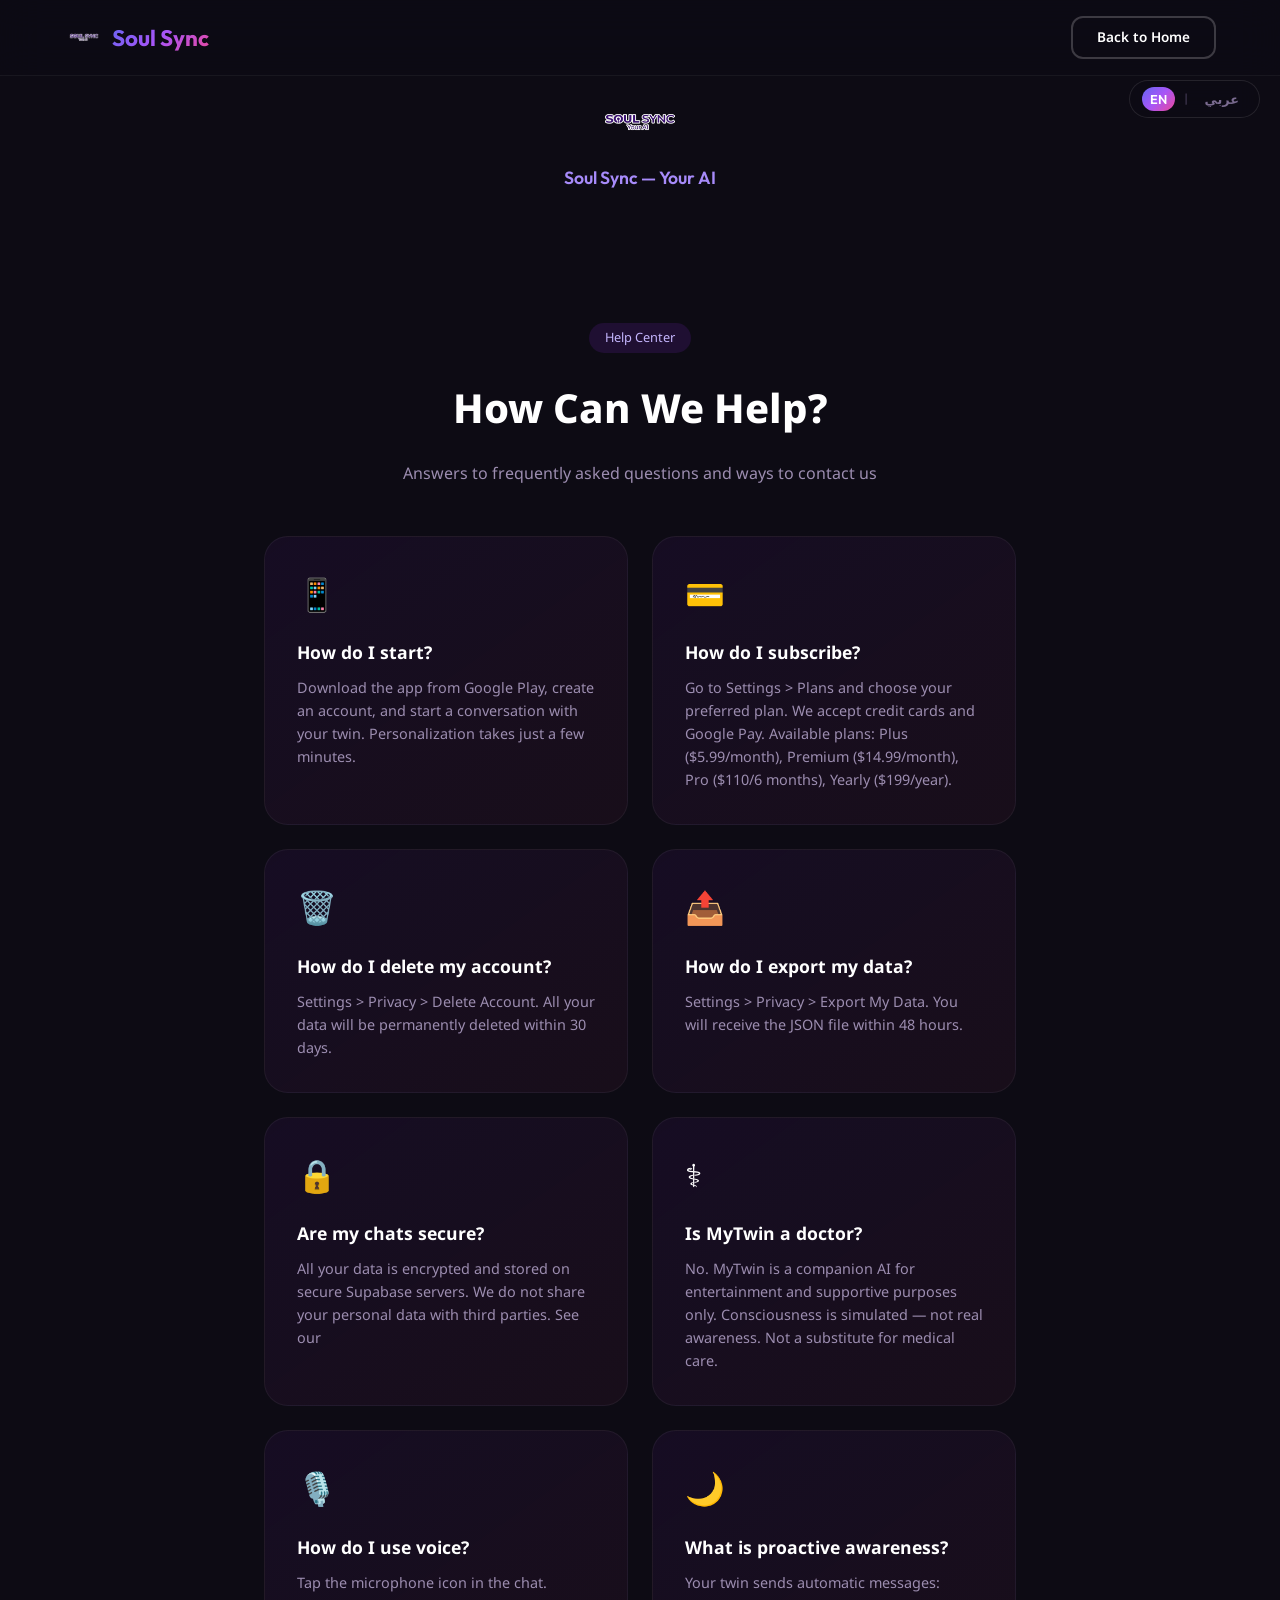
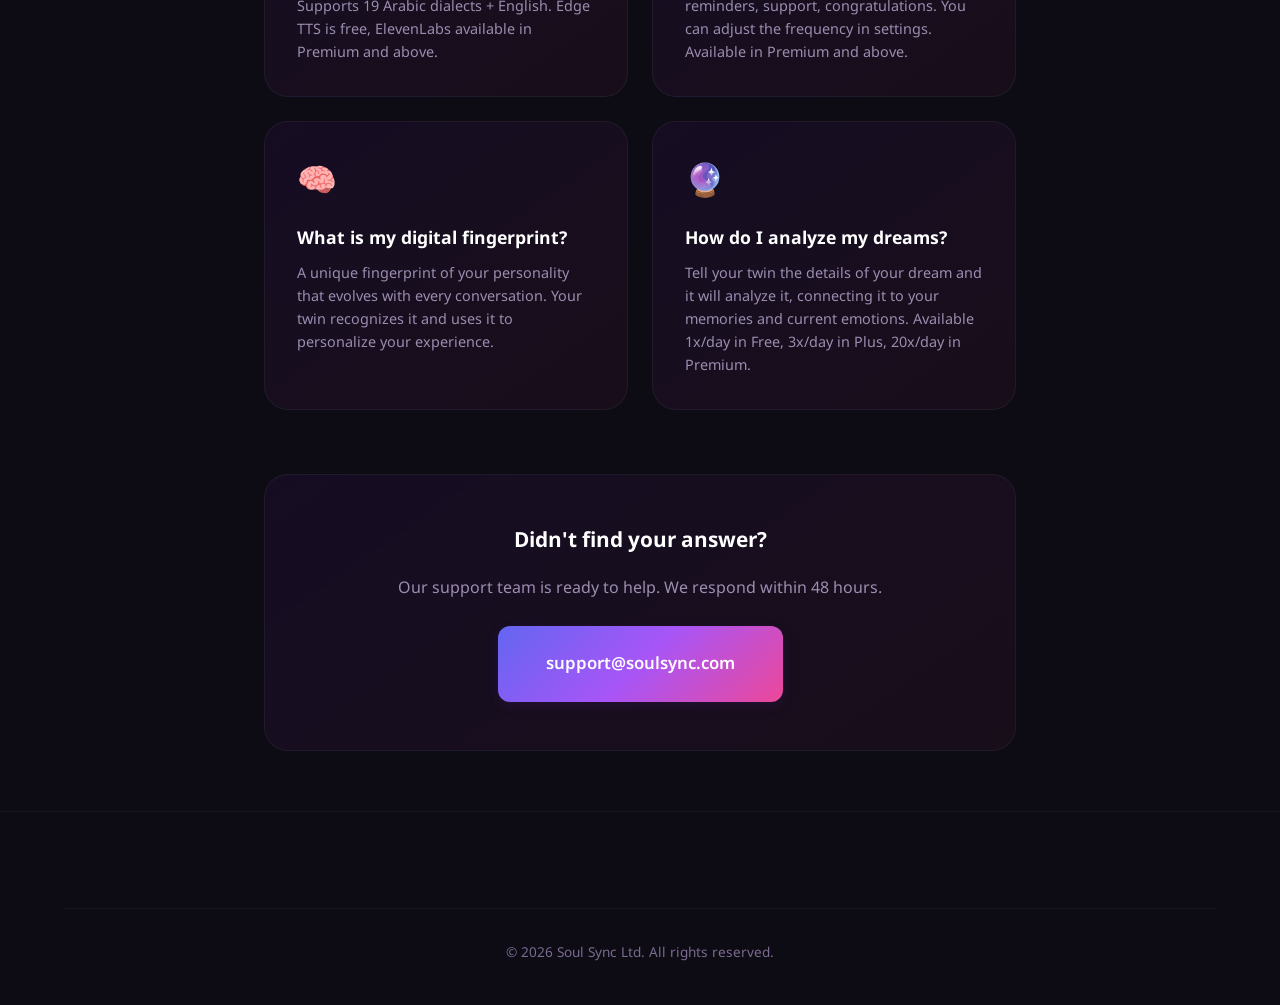
<file: help.html>
<!DOCTYPE html>
<html lang="ar" dir="rtl">
<head>
  <meta charset="UTF-8">
    <meta name="viewport" content="width=device-width, initial-scale=1.0">
      <title data-ar="المساعدة — Soul Sync" data-en="Help — Soul Sync">Help — Soul Sync</title>
        <link rel="preconnect" href="https://fonts.googleapis.com">
          <link rel="preconnect" href="https://fonts.gstatic.com" crossorigin>
            <link href="https://fonts.googleapis.com/css2?family=Noto+Sans+Arabic:wght@300;400;500;600;700;800&family=Outfit:wght@300;400;500;600;700;800&family=Inter:wght@300;400;500;600;700;800&display=swap" rel="stylesheet">
              <link rel="stylesheet" href="css/style.css">
              </head>
              <body>
                <div class="lang-switch" id="langSwitch">
                    <button class="lang-btn" data-lang="en">EN</button>
                        <span class="lang-divider">|</span>
                            <button class="lang-btn" data-lang="ar">عربي</button>
                              </div>

                                <nav class="navbar scrolled">
                                    <div class="nav-container">
                                          <a href="index.html" class="logo">
                                                  <img src="assets/soulsync-logo.png" alt="Soul Sync" class="logo-img">
                                                          <span class="logo-text">Soul Sync</span>
                                                                </a>
                                                                      <a href="index.html" class="btn btn-sm btn-outline" data-ar="العودة للرئيسية" data-en="Back to Home">Back to Home</a>
                                                                          </div>
                                                                            </nav>

                                                                              <!-- Company Logo Banner -->
                                                                                <div class="company-logo-banner legal-banner">
                                                                                    <div class="container">
                                                                                          <img src="assets/soulsync-logo.png" alt="Soul Sync" class="company-logo-img">
                                                                                                <p class="company-slogan" data-ar="Soul Sync — Your AI" data-en="Soul Sync — Your AI">Soul Sync — Your AI</p>
                                                                                                    </div>
                                                                                                      </div>

                                                                                                        <main class="legal-page">
                                                                                                            <div class="legal-container">
                                                                                                                  <div class="legal-header">
                                                                                                                          <span class="legal-badge" data-ar="المساعدة" data-en="Help Center">Help Center</span>
                                                                                                                                  <h1 data-ar="كيف يمكننا مساعدتك؟" data-en="How Can We Help?">How Can We Help?</h1>
                                                                                                                                          <p data-ar="إجابات على الأسئلة الشائعة وطرق التواصل معنا" data-en="Answers to frequently asked questions and ways to contact us">Answers to frequently asked questions and ways to contact us</p>
                                                                                                                                                </div>

                                                                                                                                                      <div class="help-grid">
                                                                                                                                                              <div class="help-card">
                                                                                                                                                                        <div class="help-icon">📱</div>
                                                                                                                                                                                  <h3 data-ar="كيف أبدأ؟" data-en="How do I start?">How do I start?</h3>
                                                                                                                                                                                            <p data-ar="حمل التطبيق من Google Play، أنشئ حساباً، وابدأ محادثة مع توأمك. يستغرق التخصيص بضع دقائق فقط." data-en="Download the app from Google Play, create an account, and start a conversation with your twin. Personalization takes just a few minutes.">Download the app from Google Play, create an account, and start a conversation with your twin. Personalization takes just a few minutes.</p>
                                                                                                                                                                                                    </div>
                                                                                                                                                                                                            <div class="help-card">
                                                                                                                                                                                                                      <div class="help-icon">💳</div>
                                                                                                                                                                                                                                <h3 data-ar="كيف أشترك؟" data-en="How do I subscribe?">How do I subscribe?</h3>
                                                                                                                                                                                                                                          <p data-ar="اذهب إلى الإعدادات > الباقات واختر الباقة المناسبة. نقبل بطاقات الائتمان والدفع عبر Google Pay. الباقات المتاحة: Plus ($5.99/شهر)، Premium ($14.99/شهر)، Pro ($110/6 أشهر)، Yearly ($199/سنة)." data-en="Go to Settings > Plans and choose your preferred plan. We accept credit cards and Google Pay. Available plans: Plus ($5.99/month), Premium ($14.99/month), Pro ($110/6 months), Yearly ($199/year).">Go to Settings > Plans and choose your preferred plan. We accept credit cards and Google Pay. Available plans: Plus ($5.99/month), Premium ($14.99/month), Pro ($110/6 months), Yearly ($199/year).</p>
                                                                                                                                                                                                                                                  </div>
                                                                                                                                                                                                                                                          <div class="help-card">
                                                                                                                                                                                                                                                                    <div class="help-icon">🗑️</div>
                                                                                                                                                                                                                                                                              <h3 data-ar="كيف أحذف حسابي؟" data-en="How do I delete my account?">How do I delete my account?</h3>
                                                                                                                                                                                                                                                                                        <p data-ar="الإعدادات > الخصوصية > حذف الحساب. سيتم حذف جميع بياناتك نهائياً خلال 30 يوماً." data-en="Settings > Privacy > Delete Account. All your data will be permanently deleted within 30 days.">Settings > Privacy > Delete Account. All your data will be permanently deleted within 30 days.</p>
                                                                                                                                                                                                                                                                                                </div>
                                                                                                                                                                                                                                                                                                        <div class="help-card">
                                                                                                                                                                                                                                                                                                                  <div class="help-icon">📤</div>
                                                                                                                                                                                                                                                                                                                            <h3 data-ar="كيف أصدر بياناتي؟" data-en="How do I export my data?">How do I export my data?</h3>
                                                                                                                                                                                                                                                                                                                                      <p data-ar="الإعدادات > الخصوصية > تصدير بياناتي. ستصلك الملف بصيغة JSON خلال 48 ساعة." data-en="Settings > Privacy > Export My Data. You will receive the JSON file within 48 hours.">Settings > Privacy > Export My Data. You will receive the JSON file within 48 hours.</p>
                                                                                                                                                                                                                                                                                                                                              </div>
                                                                                                                                                                                                                                                                                                                                                      <div class="help-card">
                                                                                                                                                                                                                                                                                                                                                                <div class="help-icon">🔒</div>
                                                                                                                                                                                                                                                                                                                                                                          <h3 data-ar="هل محادثاتي آمنة؟" data-en="Are my chats secure?">Are my chats secure?</h3>
                                                                                                                                                                                                                                                                                                                                                                                    <p data-ar="جميع بياناتك مشفرة ومخزنة على خوادم Supabase الآمنة. لا نشارك بياناتك الشخصية مع أي طرف ثالث. اطلع على" data-en="All your data is encrypted and stored on secure Supabase servers. We do not share your personal data with third parties. See our">All your data is encrypted and stored on secure Supabase servers. We do not share your personal data with third parties. See our <a href="privacy.html" data-ar="سياسة الخصوصية" data-en="Privacy Policy">Privacy Policy</a>.</p>
                                                                                                                                                                                                                                                                                                                                                                                            </div>
                                                                                                                                                                                                                                                                                                                                                                                                    <div class="help-card">
                                                                                                                                                                                                                                                                                                                                                                                                              <div class="help-icon">⚕️</div>
                                                                                                                                                                                                                                                                                                                                                                                                                        <h3 data-ar="هل MyTwin طبيب؟" data-en="Is MyTwin a doctor?">Is MyTwin a doctor?</h3>
                                                                                                                                                                                                                                                                                                                                                                                                                                  <p data-ar="لا. MyTwin هو رفيق ذكي للأغراض الترفيهية والداعمة فقط. الوعي مُحاكى — ليس وعياً حقيقياً. ليس بديلاً عن الرعاية الطبية." data-en="No. MyTwin is a companion AI for entertainment and supportive purposes only. Consciousness is simulated — not real awareness. Not a substitute for medical care.">No. MyTwin is a companion AI for entertainment and supportive purposes only. Consciousness is simulated — not real awareness. Not a substitute for medical care.</p>
                                                                                                                                                                                                                                                                                                                                                                                                                                          </div>
                                                                                                                                                                                                                                                                                                                                                                                                                                                  <div class="help-card">
                                                                                                                                                                                                                                                                                                                                                                                                                                                            <div class="help-icon">🎙️</div>
                                                                                                                                                                                                                                                                                                                                                                                                                                                                      <h3 data-ar="كيف أستخدم الصوت؟" data-en="How do I use voice?">How do I use voice?</h3>
                                                                                                                                                                                                                                                                                                                                                                                                                                                                                <p data-ar="اضغط على أيقونة الميكروفون في المحادثة. يدعم 19 لهجة عربية + الإنجليزية. Edge TTS مجاني، ElevenLabs متاح في Premium وما فوق." data-en="Tap the microphone icon in the chat. Supports 19 Arabic dialects + English. Edge TTS is free, ElevenLabs available in Premium and above.">Tap the microphone icon in the chat. Supports 19 Arabic dialects + English. Edge TTS is free, ElevenLabs available in Premium and above.</p>
                                                                                                                                                                                                                                                                                                                                                                                                                                                                                        </div>
                                                                                                                                                                                                                                                                                                                                                                                                                                                                                                <div class="help-card">
                                                                                                                                                                                                                                                                                                                                                                                                                                                                                                          <div class="help-icon">🌙</div>
                                                                                                                                                                                                                                                                                                                                                                                                                                                                                                                    <h3 data-ar="ما هو الوعي الاستباقي؟" data-en="What is proactive awareness?">What is proactive awareness?</h3>
                                                                                                                                                                                                                                                                                                                                                                                                                                                                                                                              <p data-ar="توأمك يرسل رسائل تلقائية: تذكيرات، دعم، تهاني. يمكنك ضبط التردد من الإعدادات. متاح في Premium وما فوق." data-en="Your twin sends automatic messages: reminders, support, congratulations. You can adjust the frequency in settings. Available in Premium and above.">Your twin sends automatic messages: reminders, support, congratulations. You can adjust the frequency in settings. Available in Premium and above.</p>
                                                                                                                                                                                                                                                                                                                                                                                                                                                                                                                                      </div>
                                                                                                                                                                                                                                                                                                                                                                                                                                                                                                                                              <div class="help-card">
                                                                                                                                                                                                                                                                                                                                                                                                                                                                                                                                                        <div class="help-icon">🧠</div>
                                                                                                                                                                                                                                                                                                                                                                                                                                                                                                                                                                  <h3 data-ar="ما هي بصمتي الرقمية؟" data-en="What is my digital fingerprint?">What is my digital fingerprint?</h3>
                                                                                                                                                                                                                                                                                                                                                                                                                                                                                                                                                                            <p data-ar="بصمة فريدة لشخصيتك تتطور مع كل محادثة. يتعرف عليها توأمك ويستخدمها لتخصيص تجربتك." data-en="A unique fingerprint of your personality that evolves with every conversation. Your twin recognizes it and uses it to personalize your experience.">A unique fingerprint of your personality that evolves with every conversation. Your twin recognizes it and uses it to personalize your experience.</p>
                                                                                                                                                                                                                                                                                                                                                                                                                                                                                                                                                                                    </div>
                                                                                                                                                                                                                                                                                                                                                                                                                                                                                                                                                                                            <div class="help-card">
                                                                                                                                                                                                                                                                                                                                                                                                                                                                                                                                                                                                      <div class="help-icon">🔮</div>
                                                                                                                                                                                                                                                                                                                                                                                                                                                                                                                                                                                                                <h3 data-ar="كيف أحلل أحلامي؟" data-en="How do I analyze my dreams?">How do I analyze my dreams?</h3>
                                                                                                                                                                                                                                                                                                                                                                                                                                                                                                                                                                                                                          <p data-ar="أخبر توأمك بتفاصيل حلمك وسيحلله ويربطه بذكرياتك ومشاعرك الحالية. متاح 1x/يوم في Free، 3x/يوم في Plus، 20x/يوم في Premium." data-en="Tell your twin the details of your dream and it will analyze it, connecting it to your memories and current emotions. Available 1x/day in Free, 3x/day in Plus, 20x/day in Premium.">Tell your twin the details of your dream and it will analyze it, connecting it to your memories and current emotions. Available 1x/day in Free, 3x/day in Plus, 20x/day in Premium.</p>
                                                                                                                                                                                                                                                                                                                                                                                                                                                                                                                                                                                                                                  </div>
                                                                                                                                                                                                                                                                                                                                                                                                                                                                                                                                                                                                                                        </div>

                                                                                                                                                                                                                                                                                                                                                                                                                                                                                                                                                                                                                                              <div class="help-contact">
                                                                                                                                                                                                                                                                                                                                                                                                                                                                                                                                                                                                                                                      <h3 data-ar="لم تجد إجابتك؟" data-en="Didn't find your answer?">Didn't find your answer?</h3>
                                                                                                                                                                                                                                                                                                                                                                                                                                                                                                                                                                                                                                                              <p data-ar="فريق الدعم جاهز لمساعدتك. نرد خلال 48 ساعة." data-en="Our support team is ready to help. We respond within 48 hours.">Our support team is ready to help. We respond within 48 hours.</p>
                                                                                                                                                                                                                                                                                                                                                                                                                                                                                                                                                                                                                                                                      <a href="mailto:support@soulsync.com" class="btn btn-primary btn-lg">support@soulsync.com</a>
                                                                                                                                                                                                                                                                                                                                                                                                                                                                                                                                                                                                                                                                            </div>
                                                                                                                                                                                                                                                                                                                                                                                                                                                                                                                                                                                                                                                                                </div>
                                                                                                                                                                                                                                                                                                                                                                                                                                                                                                                                                                                                                                                                                  </main>

                                                                                                                                                                                                                                                                                                                                                                                                                                                                                                                                                                                                                                                                                    <footer class="footer">
                                                                                                                                                                                                                                                                                                                                                                                                                                                                                                                                                                                                                                                                                        <div class="container">
                                                                                                                                                                                                                                                                                                                                                                                                                                                                                                                                                                                                                                                                                              <div class="footer-bottom">
                                                                                                                                                                                                                                                                                                                                                                                                                                                                                                                                                                                                                                                                                                      <p>© 2026 Soul Sync Ltd. <span data-ar="جميع الحقوق محفوظة." data-en="All rights reserved.">All rights reserved.</span></p>
                                                                                                                                                                                                                                                                                                                                                                                                                                                                                                                                                                                                                                                                                                            </div>
                                                                                                                                                                                                                                                                                                                                                                                                                                                                                                                                                                                                                                                                                                                </div>
                                                                                                                                                                                                                                                                                                                                                                                                                                                                                                                                                                                                                                                                                                                  </footer>

                                                                                                                                                                                                                                                                                                                                                                                                                                                                                                                                                                                                                                                                                                                    <script src="js/main.js"></script>
                                                                                                                                                                                                                                                                                                                                                                                                                                                                                                                                                                                                                                                                                                                    </body>
                                                                                                                                                                                                                                                                                                                                                                                                                                                                                                                                                                                                                                                                                                                    </html>
</file>
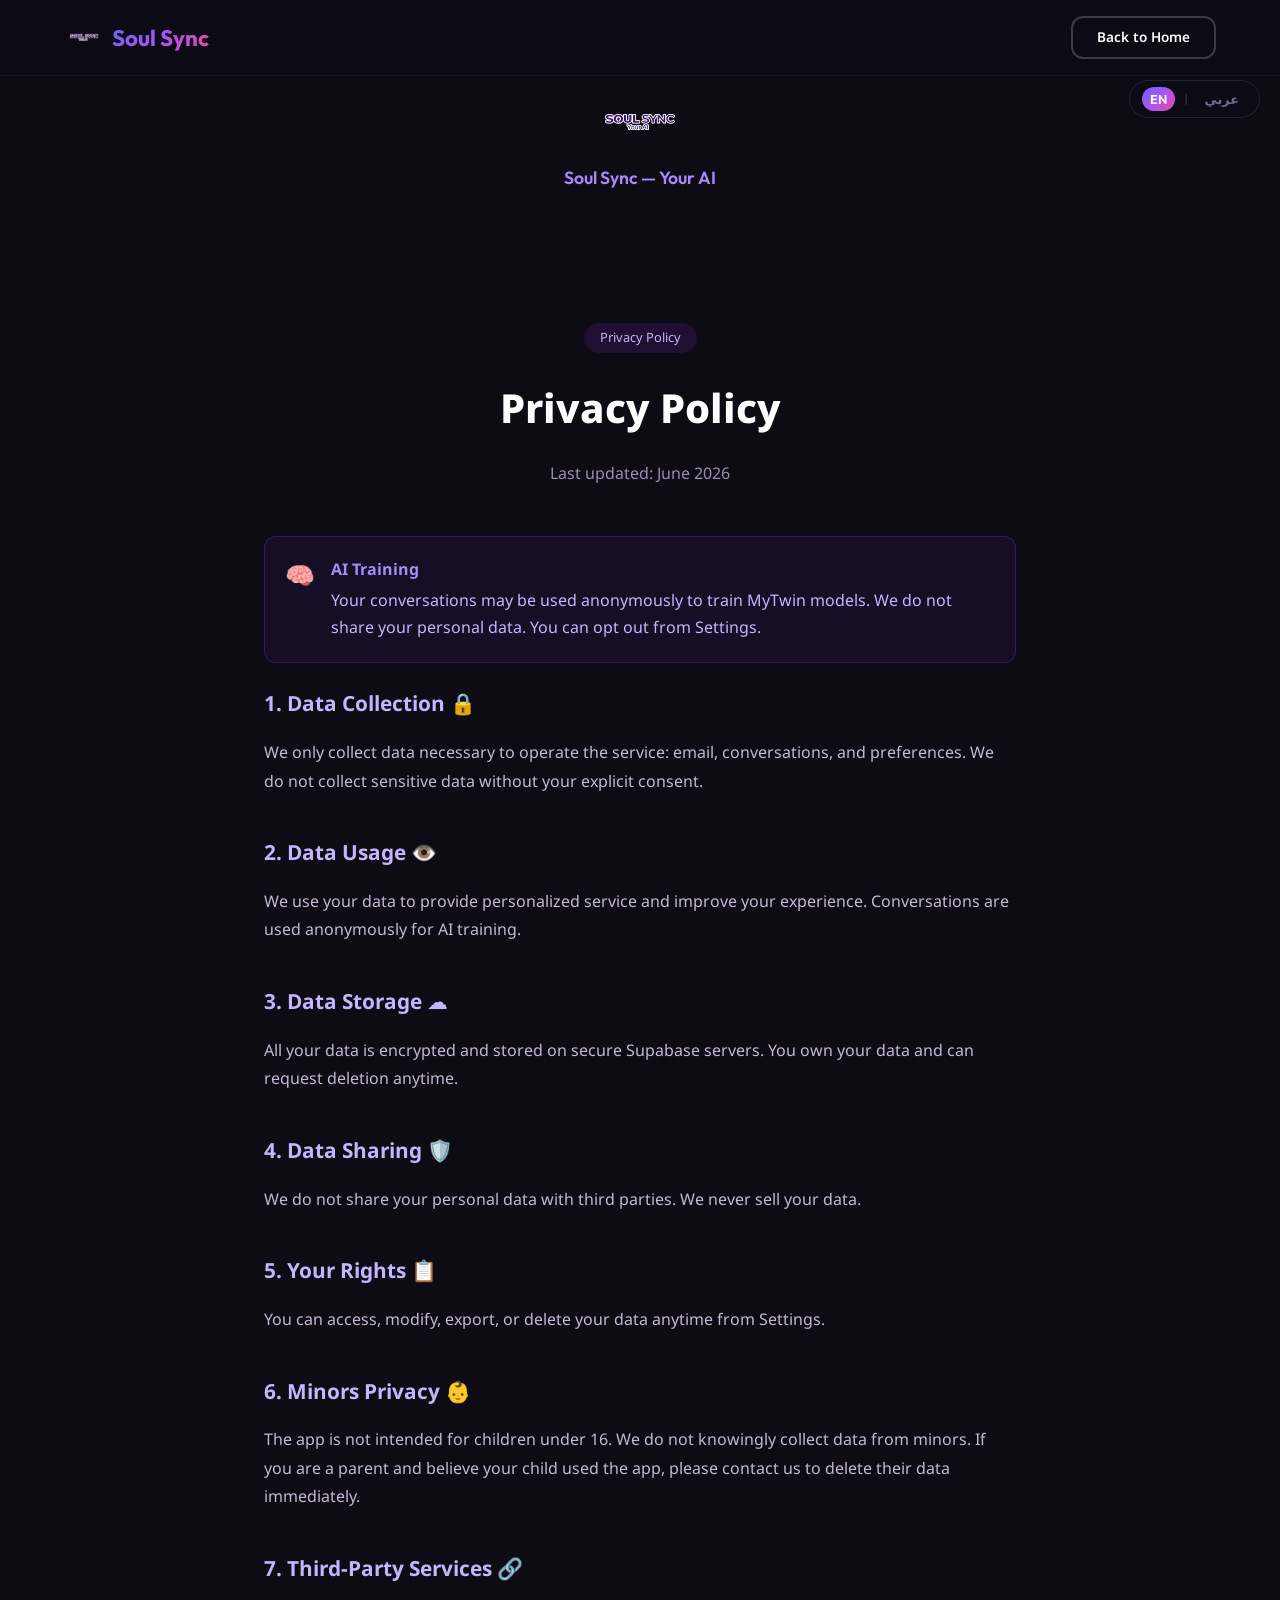
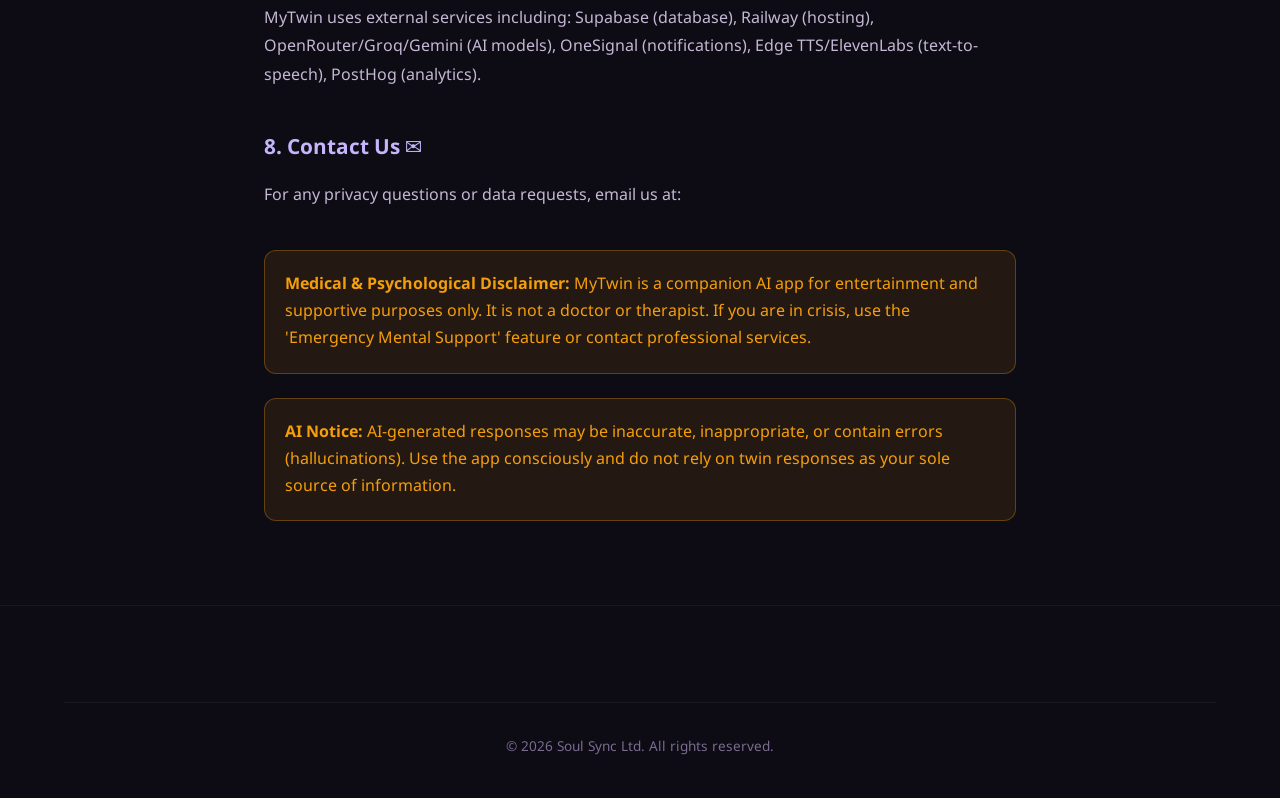
<file: privacy.html>
<!DOCTYPE html>
<html lang="ar" dir="rtl">
<head>
  <meta charset="UTF-8">
    <meta name="viewport" content="width=device-width, initial-scale=1.0">
      <title data-ar="سياسة الخصوصية — Soul Sync" data-en="Privacy Policy — Soul Sync">Privacy Policy — Soul Sync</title>
        <link rel="preconnect" href="https://fonts.googleapis.com">
          <link rel="preconnect" href="https://fonts.gstatic.com" crossorigin>
            <link href="https://fonts.googleapis.com/css2?family=Noto+Sans+Arabic:wght@300;400;500;600;700;800&family=Outfit:wght@300;400;500;600;700;800&family=Inter:wght@300;400;500;600;700;800&display=swap" rel="stylesheet">
              <link rel="stylesheet" href="css/style.css">
              </head>
              <body>
                <div class="lang-switch" id="langSwitch">
                    <button class="lang-btn" data-lang="en">EN</button>
                        <span class="lang-divider">|</span>
                            <button class="lang-btn" data-lang="ar">عربي</button>
                              </div>

                                <nav class="navbar scrolled">
                                    <div class="nav-container">
                                          <a href="index.html" class="logo">
                                                  <img src="assets/soulsync-logo.png" alt="Soul Sync" class="logo-img">
                                                          <span class="logo-text">Soul Sync</span>
                                                                </a>
                                                                      <a href="index.html" class="btn btn-sm btn-outline" data-ar="العودة للرئيسية" data-en="Back to Home">Back to Home</a>
                                                                          </div>
                                                                            </nav>

                                                                              <!-- Company Logo Banner -->
                                                                                <div class="company-logo-banner legal-banner">
                                                                                    <div class="container">
                                                                                          <img src="assets/soulsync-logo.png" alt="Soul Sync" class="company-logo-img">
                                                                                                <p class="company-slogan" data-ar="Soul Sync — Your AI" data-en="Soul Sync — Your AI">Soul Sync — Your AI</p>
                                                                                                    </div>
                                                                                                      </div>

                                                                                                        <main class="legal-page">
                                                                                                            <div class="legal-container">
                                                                                                                  <div class="legal-header">
                                                                                                                          <span class="legal-badge" data-ar="سياسة الخصوصية" data-en="Privacy Policy">Privacy Policy</span>
                                                                                                                                  <h1 data-ar="سياسة الخصوصية" data-en="Privacy Policy">Privacy Policy</h1>
                                                                                                                                          <p data-ar="آخر تحديث: يونيو 2026" data-en="Last updated: June 2026">Last updated: June 2026</p>
                                                                                                                                                </div>

                                                                                                                                                      <!-- AI Training Notice -->
                                                                                                                                                            <div class="warning-box ai-training-box">
                                                                                                                                                                    <div class="warning-icon">🧠</div>
                                                                                                                                                                            <div>
                                                                                                                                                                                      <p><strong data-ar="تدريب الذكاء الاصطناعي" data-en="AI Training">AI Training</strong></p>
                                                                                                                                                                                                <p data-ar="محادثاتك قد تُستخدم بشكل مجهول لتدريب نماذج MyTwin. لا نشارك بياناتك الشخصية. يمكنك تعطيل هذا من الإعدادات." data-en="Your conversations may be used anonymously to train MyTwin models. We do not share your personal data. You can opt out from Settings.">Your conversations may be used anonymously to train MyTwin models. We do not share your personal data. You can opt out from Settings.</p>
                                                                                                                                                                                                        </div>
                                                                                                                                                                                                              </div>

                                                                                                                                                                                                                    <div class="legal-section">
                                                                                                                                                                                                                            <h2 data-ar="1. جمع البيانات 🔒" data-en="1. Data Collection 🔒">1. Data Collection 🔒</h2>
                                                                                                                                                                                                                                    <p data-ar="نحن نجمع فقط البيانات الضرورية لتشغيل الخدمة: البريد الإلكتروني، المحادثات، وتفضيلاتك. لا نجمع بيانات حساسة دون موافقتك الصريحة." data-en="We only collect data necessary to operate the service: email, conversations, and preferences. We do not collect sensitive data without your explicit consent.">We only collect data necessary to operate the service: email, conversations, and preferences. We do not collect sensitive data without your explicit consent.</p>
                                                                                                                                                                                                                                          </div>

                                                                                                                                                                                                                                                <div class="legal-section">
                                                                                                                                                                                                                                                        <h2 data-ar="2. استخدام البيانات 👁️" data-en="2. Data Usage 👁️">2. Data Usage 👁️</h2>
                                                                                                                                                                                                                                                                <p data-ar="نستخدم بياناتك لتقديم خدمة مخصصة وتحسين تجربتك. المحادثات تُستخدم بشكل مجهول لتدريب نماذج الذكاء الاصطناعي." data-en="We use your data to provide personalized service and improve your experience. Conversations are used anonymously for AI training.">We use your data to provide personalized service and improve your experience. Conversations are used anonymously for AI training.</p>
                                                                                                                                                                                                                                                                      </div>

                                                                                                                                                                                                                                                                            <div class="legal-section">
                                                                                                                                                                                                                                                                                    <h2 data-ar="3. تخزين البيانات ☁️" data-en="3. Data Storage ☁️">3. Data Storage ☁️</h2>
                                                                                                                                                                                                                                                                                            <p data-ar="جميع بياناتك مشفرة ومخزنة على خوادم Supabase الآمنة. أنت تملك بياناتك ويمكنك طلب حذفها في أي وقت." data-en="All your data is encrypted and stored on secure Supabase servers. You own your data and can request deletion anytime.">All your data is encrypted and stored on secure Supabase servers. You own your data and can request deletion anytime.</p>
                                                                                                                                                                                                                                                                                                  </div>

                                                                                                                                                                                                                                                                                                        <div class="legal-section">
                                                                                                                                                                                                                                                                                                                <h2 data-ar="4. مشاركة البيانات 🛡️" data-en="4. Data Sharing 🛡️">4. Data Sharing 🛡️</h2>
                                                                                                                                                                                                                                                                                                                        <p data-ar="لا نشارك بياناتك الشخصية مع أي طرف ثالث. لا نبيع بياناتك لأي جهة." data-en="We do not share your personal data with third parties. We never sell your data.">We do not share your personal data with third parties. We never sell your data.</p>
                                                                                                                                                                                                                                                                                                                              </div>

                                                                                                                                                                                                                                                                                                                                    <div class="legal-section">
                                                                                                                                                                                                                                                                                                                                            <h2 data-ar="5. حقوقك 📋" data-en="5. Your Rights 📋">5. Your Rights 📋</h2>
                                                                                                                                                                                                                                                                                                                                                    <p data-ar="يمكنك الوصول إلى بياناتك، تعديلها، تصديرها، أو حذفها في أي وقت من الإعدادات." data-en="You can access, modify, export, or delete your data anytime from Settings.">You can access, modify, export, or delete your data anytime from Settings.</p>
                                                                                                                                                                                                                                                                                                                                                          </div>

                                                                                                                                                                                                                                                                                                                                                                <div class="legal-section">
                                                                                                                                                                                                                                                                                                                                                                        <h2 data-ar="6. خصوصية القاصرين 👶" data-en="6. Minors Privacy 👶">6. Minors Privacy 👶</h2>
                                                                                                                                                                                                                                                                                                                                                                                <p data-ar="التطبيق غير مخصص للأطفال دون سن 16 عامًا. لا نجمع بيانات عن قاصرين عن قصد. إذا كنت ولي أمر وتعتقد أن طفلك استخدم التطبيق، يرجى التواصل معنا لحذف بياناته فورًا." data-en="The app is not intended for children under 16. We do not knowingly collect data from minors. If you are a parent and believe your child used the app, please contact us to delete their data immediately.">The app is not intended for children under 16. We do not knowingly collect data from minors. If you are a parent and believe your child used the app, please contact us to delete their data immediately.</p>
                                                                                                                                                                                                                                                                                                                                                                                      </div>

                                                                                                                                                                                                                                                                                                                                                                                            <div class="legal-section">
                                                                                                                                                                                                                                                                                                                                                                                                    <h2 data-ar="7. خدمات الطرف الثالث 🔗" data-en="7. Third-Party Services 🔗">7. Third-Party Services 🔗</h2>
                                                                                                                                                                                                                                                                                                                                                                                                            <p data-ar="يستخدم MyTwin خدمات خارجية تشمل: Supabase (قاعدة بيانات)، Railway (استضافة)، OpenRouter/Groq/Gemini (نماذج ذكاء اصطناعي)، OneSignal (إشعارات)، Edge TTS/ElevenLabs (تحويل نص إلى كلام)، PostHog (تحليلات)." data-en="MyTwin uses external services including: Supabase (database), Railway (hosting), OpenRouter/Groq/Gemini (AI models), OneSignal (notifications), Edge TTS/ElevenLabs (text-to-speech), PostHog (analytics).">MyTwin uses external services including: Supabase (database), Railway (hosting), OpenRouter/Groq/Gemini (AI models), OneSignal (notifications), Edge TTS/ElevenLabs (text-to-speech), PostHog (analytics).</p>
                                                                                                                                                                                                                                                                                                                                                                                                                  </div>

                                                                                                                                                                                                                                                                                                                                                                                                                        <div class="legal-section">
                                                                                                                                                                                                                                                                                                                                                                                                                                <h2 data-ar="8. تواصل معنا ✉️" data-en="8. Contact Us ✉️">8. Contact Us ✉️</h2>
                                                                                                                                                                                                                                                                                                                                                                                                                                        <p data-ar="لأي أسئلة حول الخصوصية أو طلبات البيانات، راسلنا على:" data-en="For any privacy questions or data requests, email us at:">For any privacy questions or data requests, email us at: <a href="mailto:privacy@soulsync.com" style="color: var(--primary-300);">privacy@soulsync.com</a>. <span data-ar="سنرد خلال 48 ساعة." data-en="We will respond within 48 hours.">We will respond within 48 hours.</span></p>
                                                                                                                                                                                                                                                                                                                                                                                                                                              </div>

                                                                                                                                                                                                                                                                                                                                                                                                                                                    <div class="warning-box">
                                                                                                                                                                                                                                                                                                                                                                                                                                                            <p><strong data-ar="إخلاء مسؤولية طبي ونفسي:" data-en="Medical & Psychological Disclaimer:">Medical & Psychological Disclaimer:</strong> <span data-ar="MyTwin هو تطبيق رفيق ذكي للأغراض الترفيهية والداعمة فقط. هو ليس طبيباً، ولا معالجاً نفسياً. إذا كنت تعاني من أزمة، استخدم ميزة &quot;دعم طوارئ نفسي&quot; أو اتصل بالخدمات المهنية." data-en="MyTwin is a companion AI app for entertainment and supportive purposes only. It is not a doctor or therapist. If you are in crisis, use the 'Emergency Mental Support' feature or contact professional services.">MyTwin is a companion AI app for entertainment and supportive purposes only. It is not a doctor or therapist. If you are in crisis, use the 'Emergency Mental Support' feature or contact professional services.</span></p>
                                                                                                                                                                                                                                                                                                                                                                                                                                                                  </div>

                                                                                                                                                                                                                                                                                                                                                                                                                                                                        <div class="warning-box">
                                                                                                                                                                                                                                                                                                                                                                                                                                                                                <p><strong data-ar="تنبيه الذكاء الاصطناعي:" data-en="AI Notice:">AI Notice:</strong> <span data-ar="الردود التي يولدها الذكاء الاصطناعي قد تكون غير دقيقة أو غير مناسبة أو تحتوي على أخطاء (هلوسة). استخدم التطبيق بوعي ولا تعتمد على ردود التوأم كمصدر وحيد للمعلومات." data-en="AI-generated responses may be inaccurate, inappropriate, or contain errors (hallucinations). Use the app consciously and do not rely on twin responses as your sole source of information.">AI-generated responses may be inaccurate, inappropriate, or contain errors (hallucinations). Use the app consciously and do not rely on twin responses as your sole source of information.</span></p>
                                                                                                                                                                                                                                                                                                                                                                                                                                                                                      </div>
                                                                                                                                                                                                                                                                                                                                                                                                                                                                                          </div>
                                                                                                                                                                                                                                                                                                                                                                                                                                                                                            </main>

                                                                                                                                                                                                                                                                                                                                                                                                                                                                                              <footer class="footer">
                                                                                                                                                                                                                                                                                                                                                                                                                                                                                                  <div class="container">
                                                                                                                                                                                                                                                                                                                                                                                                                                                                                                        <div class="footer-bottom">
                                                                                                                                                                                                                                                                                                                                                                                                                                                                                                                <p>© 2026 Soul Sync Ltd. <span data-ar="جميع الحقوق محفوظة." data-en="All rights reserved.">All rights reserved.</span></p>
                                                                                                                                                                                                                                                                                                                                                                                                                                                                                                                      </div>
                                                                                                                                                                                                                                                                                                                                                                                                                                                                                                                          </div>
                                                                                                                                                                                                                                                                                                                                                                                                                                                                                                                            </footer>

                                                                                                                                                                                                                                                                                                                                                                                                                                                                                                                              <script src="js/main.js"></script>
                                                                                                                                                                                                                                                                                                                                                                                                                                                                                                                              </body>
                                                                                                                                                                                                                                                                                                                                                                                                                                                                                                                              </html>
</file>
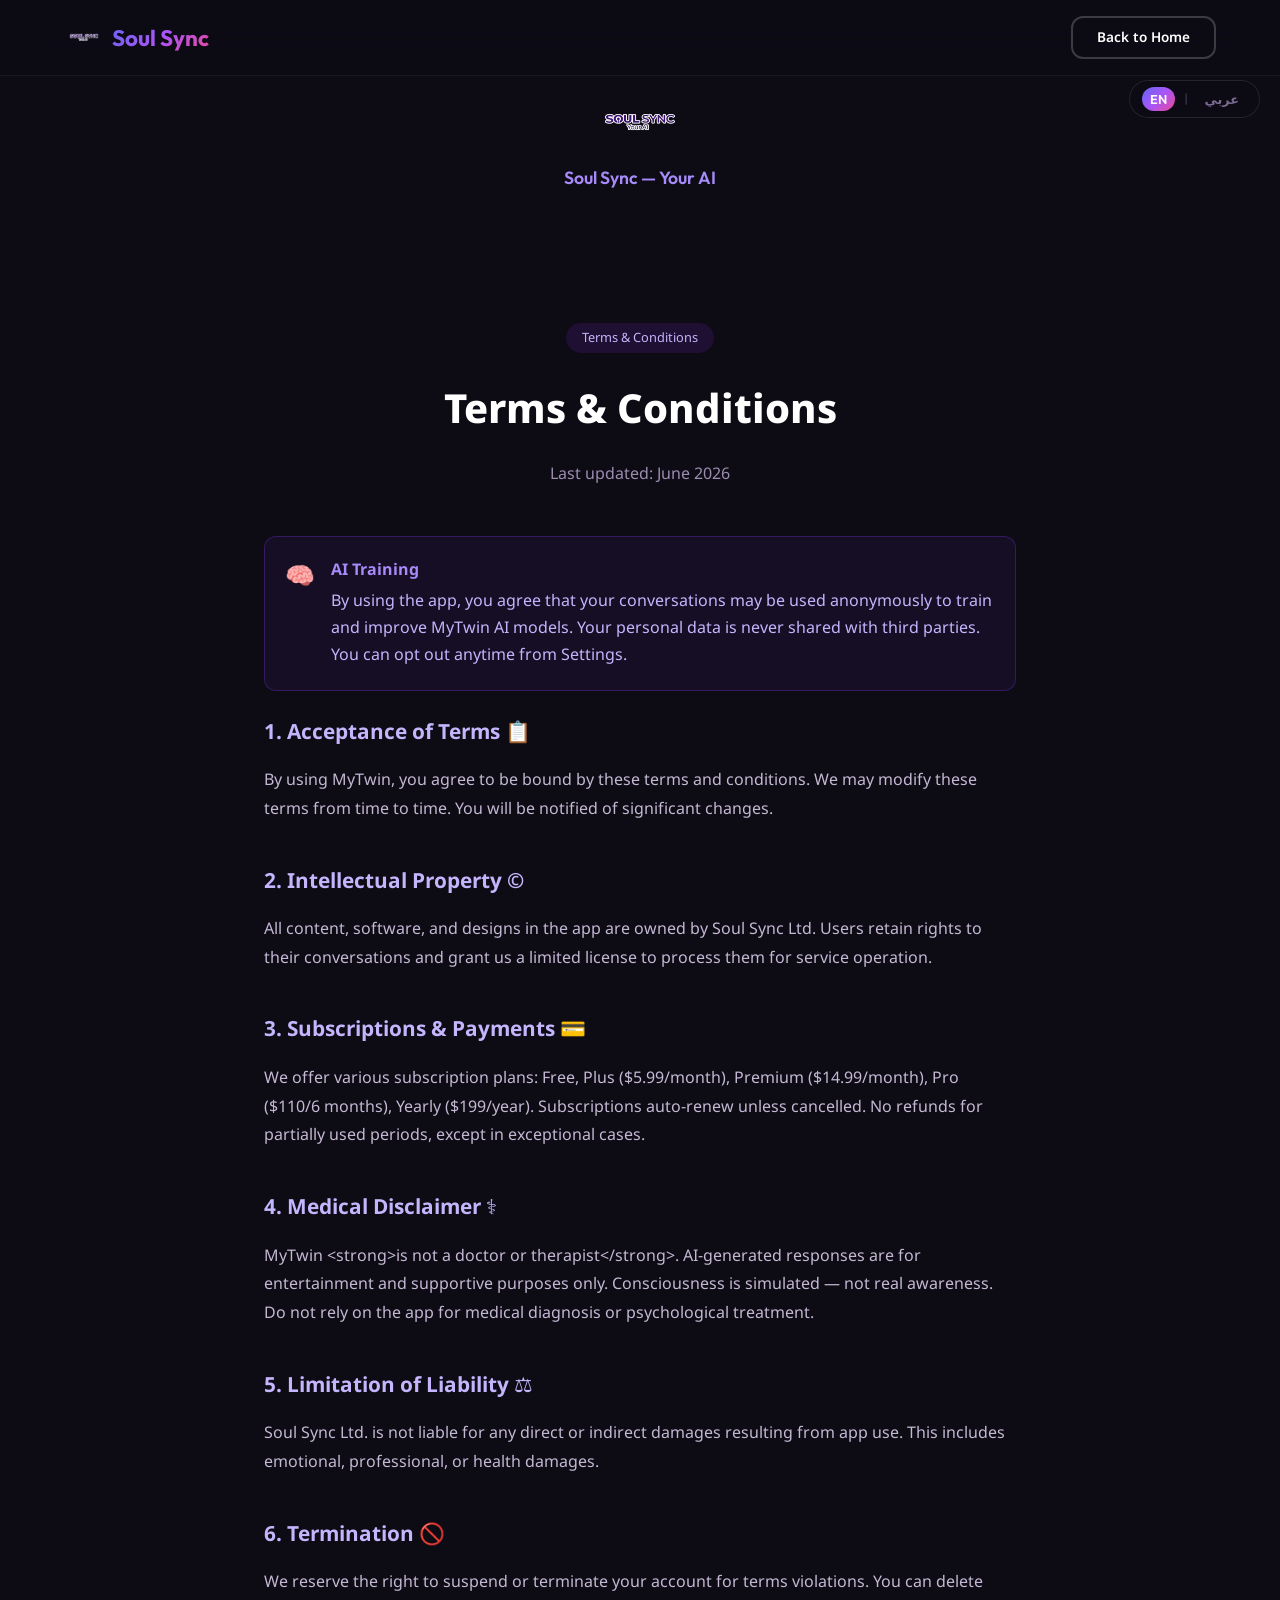
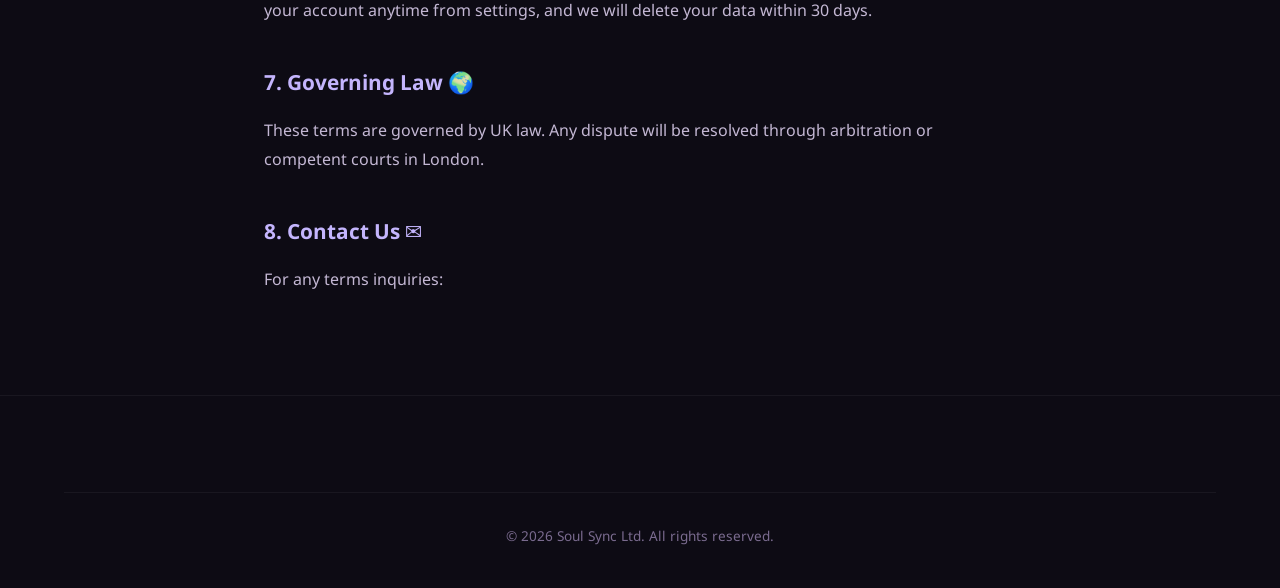
<file: terms.html>
<!DOCTYPE html>
<html lang="ar" dir="rtl">
<head>
  <meta charset="UTF-8">
    <meta name="viewport" content="width=device-width, initial-scale=1.0">
      <title data-ar="الشروط والأحكام — Soul Sync" data-en="Terms & Conditions — Soul Sync">Terms & Conditions — Soul Sync</title>
        <link rel="preconnect" href="https://fonts.googleapis.com">
          <link rel="preconnect" href="https://fonts.gstatic.com" crossorigin>
            <link href="https://fonts.googleapis.com/css2?family=Noto+Sans+Arabic:wght@300;400;500;600;700;800&family=Outfit:wght@300;400;500;600;700;800&family=Inter:wght@300;400;500;600;700;800&display=swap" rel="stylesheet">
              <link rel="stylesheet" href="css/style.css">
              </head>
              <body>
                <div class="lang-switch" id="langSwitch">
                    <button class="lang-btn" data-lang="en">EN</button>
                        <span class="lang-divider">|</span>
                            <button class="lang-btn" data-lang="ar">عربي</button>
                              </div>

                                <nav class="navbar scrolled">
                                    <div class="nav-container">
                                          <a href="index.html" class="logo">
                                                  <img src="assets/soulsync-logo.png" alt="Soul Sync" class="logo-img">
                                                          <span class="logo-text">Soul Sync</span>
                                                                </a>
                                                                      <a href="index.html" class="btn btn-sm btn-outline" data-ar="العودة للرئيسية" data-en="Back to Home">Back to Home</a>
                                                                          </div>
                                                                            </nav>

                                                                              <!-- Company Logo Banner -->
                                                                                <div class="company-logo-banner legal-banner">
                                                                                    <div class="container">
                                                                                          <img src="assets/soulsync-logo.png" alt="Soul Sync" class="company-logo-img">
                                                                                                <p class="company-slogan" data-ar="Soul Sync — Your AI" data-en="Soul Sync — Your AI">Soul Sync — Your AI</p>
                                                                                                    </div>
                                                                                                      </div>

                                                                                                        <main class="legal-page">
                                                                                                            <div class="legal-container">
                                                                                                                  <div class="legal-header">
                                                                                                                          <span class="legal-badge" data-ar="الشروط والأحكام" data-en="Terms & Conditions">Terms & Conditions</span>
                                                                                                                                  <h1 data-ar="الشروط والأحكام" data-en="Terms & Conditions">Terms & Conditions</h1>
                                                                                                                                          <p data-ar="آخر تحديث: يونيو 2026" data-en="Last updated: June 2026">Last updated: June 2026</p>
                                                                                                                                                </div>

                                                                                                                                                      <!-- AI Training Notice -->
                                                                                                                                                            <div class="warning-box ai-training-box">
                                                                                                                                                                    <div class="warning-icon">🧠</div>
                                                                                                                                                                            <div>
                                                                                                                                                                                      <p><strong data-ar="تدريب الذكاء الاصطناعي" data-en="AI Training">AI Training</strong></p>
                                                                                                                                                                                                <p data-ar="باستخدامك للتطبيق، فإنك توافق على أن محادثاتك قد تُستخدم بشكل مجهول الهوية لتدريب وتحسين نماذج الذكاء الاصطناعي الخاصة بـ MyTwin. لا تتم مشاركة بياناتك الشخصية مع أي طرف ثالث. يمكنك إلغاء هذا الخيار من الإعدادات في أي وقت." data-en="By using the app, you agree that your conversations may be used anonymously to train and improve MyTwin AI models. Your personal data is never shared with third parties. You can opt out anytime from Settings.">By using the app, you agree that your conversations may be used anonymously to train and improve MyTwin AI models. Your personal data is never shared with third parties. You can opt out anytime from Settings.</p>
                                                                                                                                                                                                        </div>
                                                                                                                                                                                                              </div>

                                                                                                                                                                                                                    <div class="legal-section">
                                                                                                                                                                                                                            <h2 data-ar="1. قبول الشروط 📋" data-en="1. Acceptance of Terms 📋">1. Acceptance of Terms 📋</h2>
                                                                                                                                                                                                                                    <p data-ar="باستخدامك تطبيق MyTwin، فإنك توافق على الالتزام بهذه الشروط والأحكام. قد نُعدل هذه الشروط من وقت لآخر. سيتم إخطارك بالتغييرات المهمة." data-en="By using MyTwin, you agree to be bound by these terms and conditions. We may modify these terms from time to time. You will be notified of significant changes.">By using MyTwin, you agree to be bound by these terms and conditions. We may modify these terms from time to time. You will be notified of significant changes.</p>
                                                                                                                                                                                                                                          </div>

                                                                                                                                                                                                                                                <div class="legal-section">
                                                                                                                                                                                                                                                        <h2 data-ar="2. الملكية الفكرية ©️" data-en="2. Intellectual Property ©️">2. Intellectual Property ©️</h2>
                                                                                                                                                                                                                                                                <p data-ar="جميع المحتويات والبرمجيات والتصاميم في التطبيق هي ملك لشركة Soul Sync Ltd. المستخدم يحتفظ بحقوق المحادثات التي يجريها، ويمنحنا ترخيصاً محدوداً لمعالجتها لتشغيل الخدمة." data-en="All content, software, and designs in the app are owned by Soul Sync Ltd. Users retain rights to their conversations and grant us a limited license to process them for service operation.">All content, software, and designs in the app are owned by Soul Sync Ltd. Users retain rights to their conversations and grant us a limited license to process them for service operation.</p>
                                                                                                                                                                                                                                                                      </div>

                                                                                                                                                                                                                                                                            <div class="legal-section">
                                                                                                                                                                                                                                                                                    <h2 data-ar="3. الاشتراكات والمدفوعات 💳" data-en="3. Subscriptions & Payments 💳">3. Subscriptions & Payments 💳</h2>
                                                                                                                                                                                                                                                                                            <p data-ar="نقدم باقات اشتراك متنوعة: Free، Plus ($5.99/شهر)، Premium ($14.99/شهر)، Pro ($110/6 أشهر)، Yearly ($199/سنة). يتم تجديد الاشتراكات تلقائيًا ما لم يتم الإلغاء. لا تُقدم استردادات للفترات المستخدمة جزئياً، إلا في الحالات الاستثنائية." data-en="We offer various subscription plans: Free, Plus ($5.99/month), Premium ($14.99/month), Pro ($110/6 months), Yearly ($199/year). Subscriptions auto-renew unless cancelled. No refunds for partially used periods, except in exceptional cases.">We offer various subscription plans: Free, Plus ($5.99/month), Premium ($14.99/month), Pro ($110/6 months), Yearly ($199/year). Subscriptions auto-renew unless cancelled. No refunds for partially used periods, except in exceptional cases.</p>
                                                                                                                                                                                                                                                                                                  </div>

                                                                                                                                                                                                                                                                                                        <div class="legal-section">
                                                                                                                                                                                                                                                                                                                <h2 data-ar="4. إخلاء مسؤولية طبية ⚕️" data-en="4. Medical Disclaimer ⚕️">4. Medical Disclaimer ⚕️</h2>
                                                                                                                                                                                                                                                                                                                        <p data-ar="MyTwin <strong>ليس طبيباً ولا معالجاً نفسياً</strong>. الردود التي يولدها الذكاء الاصطناعي هي للأغراض الترفيهية والداعمة فقط. الوعي مُحاكى — ليس وعياً حقيقياً. لا تعتمد على التطبيق للتشخيص الطبي أو العلاج النفسي." data-en="MyTwin <strong>is not a doctor or therapist</strong>. AI-generated responses are for entertainment and supportive purposes only. Consciousness is simulated — not real awareness. Do not rely on the app for medical diagnosis or psychological treatment.">MyTwin <strong>is not a doctor or therapist</strong>. AI-generated responses are for entertainment and supportive purposes only. Consciousness is simulated — not real awareness. Do not rely on the app for medical diagnosis or psychological treatment.</p>
                                                                                                                                                                                                                                                                                                                              </div>

                                                                                                                                                                                                                                                                                                                                    <div class="legal-section">
                                                                                                                                                                                                                                                                                                                                            <h2 data-ar="5. حدود المسؤولية ⚖️" data-en="5. Limitation of Liability ⚖️">5. Limitation of Liability ⚖️</h2>
                                                                                                                                                                                                                                                                                                                                                    <p data-ar="لا تتحمل Soul Sync Ltd. المسؤولية عن أي أضرار مباشرة أو غير مباشرة ناتجة عن استخدام التطبيق. هذا يشمل الأضرار العاطفية، الفقدان المهني، أو الأضرار الصحية." data-en="Soul Sync Ltd. is not liable for any direct or indirect damages resulting from app use. This includes emotional, professional, or health damages.">Soul Sync Ltd. is not liable for any direct or indirect damages resulting from app use. This includes emotional, professional, or health damages.</p>
                                                                                                                                                                                                                                                                                                                                                          </div>

                                                                                                                                                                                                                                                                                                                                                                <div class="legal-section">
                                                                                                                                                                                                                                                                                                                                                                        <h2 data-ar="6. إنهاء الخدمة 🚫" data-en="6. Termination 🚫">6. Termination 🚫</h2>
                                                                                                                                                                                                                                                                                                                                                                                <p data-ar="نحتفظ بالحق في تعليق أو إنهاء حسابك في حال مخالفة هذه الشروط. يمكنك حذف حسابك في أي وقت من الإعدادات، وسنحذف بياناتك خلال 30 يوماً." data-en="We reserve the right to suspend or terminate your account for terms violations. You can delete your account anytime from settings, and we will delete your data within 30 days.">We reserve the right to suspend or terminate your account for terms violations. You can delete your account anytime from settings, and we will delete your data within 30 days.</p>
                                                                                                                                                                                                                                                                                                                                                                                      </div>

                                                                                                                                                                                                                                                                                                                                                                                            <div class="legal-section">
                                                                                                                                                                                                                                                                                                                                                                                                    <h2 data-ar="7. القانون الواجب التطبيق 🌍" data-en="7. Governing Law 🌍">7. Governing Law 🌍</h2>
                                                                                                                                                                                                                                                                                                                                                                                                            <p data-ar="تخضع هذه الشروط لقوانين المملكة المتحدة. أي نزاع يُحل بالتحكيم أو المحاكم المختصة في لندن." data-en="These terms are governed by UK law. Any dispute will be resolved through arbitration or competent courts in London.">These terms are governed by UK law. Any dispute will be resolved through arbitration or competent courts in London.</p>
                                                                                                                                                                                                                                                                                                                                                                                                                  </div>

                                                                                                                                                                                                                                                                                                                                                                                                                        <div class="legal-section">
                                                                                                                                                                                                                                                                                                                                                                                                                                <h2 data-ar="8. تواصل معنا ✉️" data-en="8. Contact Us ✉️">8. Contact Us ✉️</h2>
                                                                                                                                                                                                                                                                                                                                                                                                                                        <p data-ar="لأي استفسارات حول الشروط:" data-en="For any terms inquiries:">For any terms inquiries: <a href="mailto:support@soulsync.com" style="color: var(--primary-300);">support@soulsync.com</a></p>
                                                                                                                                                                                                                                                                                                                                                                                                                                              </div>
                                                                                                                                                                                                                                                                                                                                                                                                                                                  </div>
                                                                                                                                                                                                                                                                                                                                                                                                                                                    </main>

                                                                                                                                                                                                                                                                                                                                                                                                                                                      <footer class="footer">
                                                                                                                                                                                                                                                                                                                                                                                                                                                          <div class="container">
                                                                                                                                                                                                                                                                                                                                                                                                                                                                <div class="footer-bottom">
                                                                                                                                                                                                                                                                                                                                                                                                                                                                        <p>© 2026 Soul Sync Ltd. <span data-ar="جميع الحقوق محفوظة." data-en="All rights reserved.">All rights reserved.</span></p>
                                                                                                                                                                                                                                                                                                                                                                                                                                                                              </div>
                                                                                                                                                                                                                                                                                                                                                                                                                                                                                  </div>
                                                                                                                                                                                                                                                                                                                                                                                                                                                                                    </footer>

                                                                                                                                                                                                                                                                                                                                                                                                                                                                                      <script src="js/main.js"></script>
                                                                                                                                                                                                                                                                                                                                                                                                                                                                                      </body>
                                                                                                                                                                                                                                                                                                                                                                                                                                                                                      </html>
</file>
<file: css/style.css>
/* ===== Soul Sync Design System ===== */
:root {
  /* Primary Colors */
  --primary-50: #F5F3FF;
  --primary-100: #EDE9FE;
  --primary-200: #DDD6FE;
  --primary-300: #C4B5FD;
  --primary-400: #A78BFA;
  --primary-500: #8B5CF6;
  --primary-600: #7C3AED;
  --primary-700: #6B21A8;
  --primary-800: #5B1B8C;
  --primary-900: #4C1D6B;

  /* Accent Colors */
  --accent-pink: #EC4899;
  --accent-blue: #6366F1;
  --accent-cyan: #06B6D4;
  --accent-green: #10B981;
  --accent-amber: #F59E0B;

  /* Neutral */
  --white: #FFFFFF;
  --gray-50: #F8F6F2;
  --gray-100: #F0EDE8;
  --gray-200: #E0D9F5;
  --gray-300: #C4B8D4;
  --gray-400: #9C8DB0;
  --gray-500: #7A6B8F;
  --gray-600: #5A4D6E;
  --gray-700: #3D3450;
  --gray-800: #2A2438;
  --gray-900: #1A1226;
  --dark: #0D0B14;

  /* Gradients */
  --gradient-primary: linear-gradient(135deg, #6366F1 0%, #A855F7 50%, #EC4899 100%);
  --gradient-dark: linear-gradient(180deg, #1A1226 0%, #0D0B14 100%);
  --gradient-card: linear-gradient(145deg, rgba(107, 33, 168, 0.1) 0%, rgba(236, 72, 153, 0.05) 100%);

  /* Typography */
  --font-arabic: 'Noto Sans Arabic', 'Segoe UI', system-ui, sans-serif;
  --font-latin: 'Outfit', 'Segoe UI', system-ui, sans-serif;

  /* Spacing */
  --space-xs: 0.25rem;
  --space-sm: 0.5rem;
  --space-md: 1rem;
  --space-lg: 1.5rem;
  --space-xl: 2rem;
  --space-2xl: 3rem;
  --space-3xl: 4rem;
  --space-4xl: 6rem;

  /* Shadows */
  --shadow-sm: 0 1px 2px rgba(0,0,0,0.1);
  --shadow-md: 0 4px 12px rgba(107, 33, 168, 0.15);
  --shadow-lg: 0 8px 30px rgba(107, 33, 168, 0.2);
  --shadow-glow: 0 0 40px rgba(168, 85, 247, 0.3);

  /* Border Radius */
  --radius-sm: 8px;
  --radius-md: 12px;
  --radius-lg: 16px;
  --radius-xl: 24px;
  --radius-full: 9999px;

  /* Transitions */
  --transition-fast: 0.15s ease;
  --transition-base: 0.3s ease;
  --transition-slow: 0.5s ease;
}

/* ===== Reset & Base ===== */
*, *::before, *::after {
  margin: 0;
  padding: 0;
  box-sizing: border-box;
}

html {
  scroll-behavior: smooth;
  -webkit-font-smoothing: antialiased;
  -moz-osx-font-smoothing: grayscale;
}

body {
  font-family: var(--font-arabic);
  background: var(--dark);
  color: var(--white);
  line-height: 1.7;
  overflow-x: hidden;
}

a {
  color: inherit;
  text-decoration: none;
}

img {
  max-width: 100%;
  height: auto;
}

/* ===== Container ===== */
.container {
  width: 100%;
  max-width: 1200px;
  margin: 0 auto;
  padding: 0 var(--space-lg);
}

/* ===== Buttons ===== */
.btn {
  display: inline-flex;
  align-items: center;
  justify-content: center;
  gap: var(--space-sm);
  padding: var(--space-md) var(--space-xl);
  border-radius: var(--radius-md);
  font-family: var(--font-arabic);
  font-weight: 600;
  font-size: 0.95rem;
  cursor: pointer;
  transition: all var(--transition-base);
  border: none;
  position: relative;
  overflow: hidden;
}

.btn::before {
  content: '';
  position: absolute;
  inset: 0;
  background: linear-gradient(135deg, transparent 0%, rgba(255,255,255,0.1) 100%);
  opacity: 0;
  transition: opacity var(--transition-base);
}

.btn:hover::before {
  opacity: 1;
}

.btn-primary {
  background: var(--gradient-primary);
  color: var(--white);
  box-shadow: var(--shadow-md);
}

.btn-primary:hover {
  transform: translateY(-2px);
  box-shadow: var(--shadow-lg);
}

.btn-glow {
  background: var(--gradient-primary);
  color: var(--white);
  box-shadow: 0 0 20px rgba(168, 85, 247, 0.4), 0 4px 15px rgba(107, 33, 168, 0.3);
}

.btn-glow:hover {
  transform: translateY(-2px);
  box-shadow: 0 0 40px rgba(168, 85, 247, 0.6), 0 8px 25px rgba(107, 33, 168, 0.4);
}

.btn-outline {
  background: transparent;
  color: var(--white);
  border: 2px solid rgba(255,255,255,0.2);
}

.btn-outline:hover {
  border-color: var(--primary-400);
  background: rgba(168, 85, 247, 0.1);
}

.btn-sm {
  padding: var(--space-sm) var(--space-lg);
  font-size: 0.85rem;
}

.btn-lg {
  padding: var(--space-lg) var(--space-2xl);
  font-size: 1.05rem;
}

.btn-block {
  width: 100%;
}

.btn-store {
  background: var(--white);
  color: var(--gray-900);
  padding: var(--space-md) var(--space-xl);
  border-radius: var(--radius-md);
  display: inline-flex;
  align-items: center;
  gap: var(--space-md);
}

.btn-store svg {
  width: 32px;
  height: 32px;
}

.btn-store .store-label {
  display: block;
  font-size: 0.7rem;
  opacity: 0.7;
}

.btn-store .store-name {
  display: block;
  font-size: 1.1rem;
  font-weight: 700;
}

/* ===== Navigation ===== */
.navbar {
  position: fixed;
  top: 0;
  left: 0;
  right: 0;
  z-index: 1000;
  padding: var(--space-md) 0;
  transition: all var(--transition-base);
}

.navbar.scrolled {
  background: rgba(13, 11, 20, 0.9);
  backdrop-filter: blur(20px);
  border-bottom: 1px solid rgba(255,255,255,0.05);
}

.nav-container {
  display: flex;
  align-items: center;
  justify-content: space-between;
  max-width: 1200px;
  margin: 0 auto;
  padding: 0 var(--space-lg);
}

.logo {
  display: flex;
  align-items: center;
  gap: var(--space-sm);
}

.logo-icon {
  width: 40px;
  height: 40px;
}

.logo-text {
  font-family: var(--font-latin);
  font-size: 1.4rem;
  font-weight: 700;
  background: var(--gradient-primary);
  -webkit-background-clip: text;
  -webkit-text-fill-color: transparent;
  background-clip: text;
}

.nav-links {
  display: flex;
  align-items: center;
  gap: var(--space-xl);
}

.nav-link {
  font-size: 0.9rem;
  font-weight: 500;
  color: var(--gray-300);
  transition: color var(--transition-fast);
  position: relative;
}

.nav-link::after {
  content: '';
  position: absolute;
  bottom: -4px;
  right: 0;
  width: 0;
  height: 2px;
  background: var(--gradient-primary);
  transition: width var(--transition-base);
}

.nav-link:hover {
  color: var(--white);
}

.nav-link:hover::after {
  width: 100%;
}

.nav-actions {
  display: flex;
  align-items: center;
  gap: var(--space-md);
}

.mobile-toggle {
  display: none;
  flex-direction: column;
  gap: 5px;
  background: none;
  border: none;
  cursor: pointer;
  padding: var(--space-sm);
}

.mobile-toggle span {
  display: block;
  width: 24px;
  height: 2px;
  background: var(--white);
  transition: all var(--transition-base);
}

/* ===== Hero Section ===== */
.hero {
  min-height: 100vh;
  display: flex;
  align-items: center;
  justify-content: center;
  position: relative;
  padding: 120px 0 80px;
  overflow: hidden;
}

.hero-bg {
  position: absolute;
  inset: 0;
  z-index: 0;
}

.orb {
  position: absolute;
  border-radius: 50%;
  filter: blur(80px);
  opacity: 0.4;
  animation: orbFloat 20s ease-in-out infinite;
}

.orb-1 {
  width: 500px;
  height: 500px;
  background: var(--primary-600);
  top: -10%;
  right: -10%;
  animation-delay: 0s;
}

.orb-2 {
  width: 400px;
  height: 400px;
  background: var(--accent-pink);
  bottom: -10%;
  left: -10%;
  animation-delay: -7s;
}

.orb-3 {
  width: 300px;
  height: 300px;
  background: var(--accent-blue);
  top: 40%;
  left: 30%;
  animation-delay: -14s;
}

@keyframes orbFloat {
  0%, 100% { transform: translate(0, 0) scale(1); }
  33% { transform: translate(30px, -30px) scale(1.1); }
  66% { transform: translate(-20px, 20px) scale(0.9); }
}

.hero-content {
  position: relative;
  z-index: 1;
  text-align: center;
  max-width: 700px;
}

.hero-badge {
  display: inline-flex;
  align-items: center;
  gap: var(--space-sm);
  background: rgba(107, 33, 168, 0.2);
  border: 1px solid rgba(168, 85, 247, 0.3);
  padding: var(--space-sm) var(--space-lg);
  border-radius: var(--radius-full);
  font-size: 0.85rem;
  margin-bottom: var(--space-xl);
}

.pulse-dot {
  width: 8px;
  height: 8px;
  background: var(--accent-green);
  border-radius: 50%;
  animation: pulse 2s infinite;
}

@keyframes pulse {
  0%, 100% { opacity: 1; transform: scale(1); }
  50% { opacity: 0.5; transform: scale(1.2); }
}

.hero-title {
  font-size: clamp(2.5rem, 6vw, 4.5rem);
  font-weight: 900;
  line-height: 1.1;
  margin-bottom: var(--space-md);
}

.gradient-text {
  background: var(--gradient-primary);
  -webkit-background-clip: text;
  -webkit-text-fill-color: transparent;
  background-clip: text;
}

.hero-subtitle {
  font-size: clamp(1.5rem, 3vw, 2.5rem);
  font-weight: 700;
  color: var(--gray-200);
}

.hero-tagline {
  font-size: 1.1rem;
  color: var(--gray-400);
  margin: var(--space-xl) 0;
  line-height: 1.8;
}

.hero-tagline-ar {
  color: var(--gray-300);
  font-weight: 500;
}

.hero-cta {
  display: flex;
  gap: var(--space-md);
  justify-content: center;
  flex-wrap: wrap;
  margin-bottom: var(--space-3xl);
}

.hero-stats {
  display: flex;
  align-items: center;
  justify-content: center;
  gap: var(--space-xl);
}

.stat {
  text-align: center;
}

.stat-num {
  display: block;
  font-size: 2rem;
  font-weight: 800;
  background: var(--gradient-primary);
  -webkit-background-clip: text;
  -webkit-text-fill-color: transparent;
  background-clip: text;
}

.stat-label {
  font-size: 0.85rem;
  color: var(--gray-400);
}

.stat-divider {
  width: 1px;
  height: 40px;
  background: rgba(255,255,255,0.1);
}

.hero-visual {
  position: absolute;
  right: 5%;
  top: 50%;
  transform: translateY(-50%);
  z-index: 1;
  display: none;
}

.phone-mockup {
  width: 280px;
  height: 560px;
  background: linear-gradient(145deg, #2A2438 0%, #1A1226 100%);
  border-radius: 40px;
  padding: 12px;
  box-shadow: 0 25px 80px rgba(107, 33, 168, 0.3), 0 0 0 1px rgba(255,255,255,0.05);
  position: relative;
}

.phone-screen {
  width: 100%;
  height: 100%;
  background: var(--dark);
  border-radius: 32px;
  padding: var(--space-lg);
  display: flex;
  flex-direction: column;
  gap: var(--space-md);
  overflow: hidden;
}

.chat-bubble {
  display: flex;
  gap: var(--space-sm);
  animation: slideIn 0.5s ease forwards;
  opacity: 0;
}

.chat-bubble:nth-child(1) { animation-delay: 0.5s; }
.chat-bubble:nth-child(2) { animation-delay: 1s; }
.chat-bubble:nth-child(3) { animation-delay: 1.5s; }

@keyframes slideIn {
  from { opacity: 0; transform: translateY(20px); }
  to { opacity: 1; transform: translateY(0); }
}

.chat-avatar {
  width: 32px;
  height: 32px;
  border-radius: 50%;
  background: var(--gradient-primary);
  display: flex;
  align-items: center;
  justify-content: center;
  font-size: 0.9rem;
  flex-shrink: 0;
}

.chat-text {
  background: rgba(107, 33, 168, 0.2);
  padding: var(--space-sm) var(--space-md);
  border-radius: var(--radius-md);
  font-size: 0.8rem;
  line-height: 1.5;
  max-width: 200px;
}

.chat-right {
  flex-direction: row-reverse;
}

.chat-right .chat-text {
  background: rgba(16, 185, 129, 0.15);
}

.typing-indicator {
  display: flex;
  gap: 4px;
  padding: var(--space-sm) var(--space-md);
}

.typing-indicator span {
  width: 6px;
  height: 6px;
  background: var(--primary-400);
  border-radius: 50%;
  animation: typing 1.4s infinite;
}

.typing-indicator span:nth-child(2) { animation-delay: 0.2s; }
.typing-indicator span:nth-child(3) { animation-delay: 0.4s; }

@keyframes typing {
  0%, 100% { opacity: 0.3; transform: scale(1); }
  50% { opacity: 1; transform: scale(1.2); }
}

/* ===== Section Headers ===== */
.section-header {
  text-align: center;
  margin-bottom: var(--space-3xl);
}

.section-badge {
  display: inline-block;
  background: rgba(107, 33, 168, 0.2);
  border: 1px solid rgba(168, 85, 247, 0.3);
  padding: var(--space-xs) var(--space-md);
  border-radius: var(--radius-full);
  font-size: 0.8rem;
  font-weight: 600;
  color: var(--primary-300);
  margin-bottom: var(--space-md);
}

.section-title {
  font-size: clamp(1.8rem, 4vw, 2.8rem);
  font-weight: 800;
  margin-bottom: var(--space-md);
}

.section-desc {
  font-size: 1.1rem;
  color: var(--gray-400);
  max-width: 600px;
  margin: 0 auto;
}

/* ===== Product Section ===== */
.product {
  padding: var(--space-4xl) 0;
  position: relative;
}

.product-grid {
  display: grid;
  grid-template-columns: repeat(3, 1fr);
  gap: var(--space-lg);
}

.product-card {
  background: var(--gradient-card);
  border: 1px solid rgba(255,255,255,0.05);
  border-radius: var(--radius-xl);
  padding: var(--space-xl);
  transition: all var(--transition-base);
}

.product-card:hover {
  transform: translateY(-5px);
  border-color: rgba(168, 85, 247, 0.2);
  box-shadow: var(--shadow-lg);
}

.product-main {
  grid-column: span 2;
  grid-row: span 2;
}

.product-icon {
  font-size: 2.5rem;
  margin-bottom: var(--space-md);
}

.product-card h3 {
  font-size: 1.2rem;
  font-weight: 700;
  margin-bottom: var(--space-sm);
}

.product-card p {
  font-size: 0.9rem;
  color: var(--gray-400);
  line-height: 1.6;
}

/* ===== Features Section ===== */
.features {
  padding: var(--space-4xl) 0;
  background: linear-gradient(180deg, transparent 0%, rgba(107, 33, 168, 0.05) 50%, transparent 100%);
}

.features-showcase {
  max-width: 900px;
  margin: 0 auto;
}

.feature-tabs {
  display: flex;
  gap: var(--space-sm);
  margin-bottom: var(--space-2xl);
  flex-wrap: wrap;
}

.feature-tab {
  display: flex;
  align-items: center;
  gap: var(--space-sm);
  padding: var(--space-md) var(--space-lg);
  background: rgba(255,255,255,0.03);
  border: 1px solid rgba(255,255,255,0.05);
  border-radius: var(--radius-md);
  color: var(--gray-400);
  font-family: var(--font-arabic);
  font-size: 0.9rem;
  cursor: pointer;
  transition: all var(--transition-base);
}

.feature-tab:hover {
  background: rgba(107, 33, 168, 0.1);
  color: var(--white);
}

.feature-tab.active {
  background: rgba(107, 33, 168, 0.2);
  border-color: var(--primary-500);
  color: var(--white);
}

.feature-content {
  display: none;
  background: var(--gradient-card);
  border: 1px solid rgba(255,255,255,0.05);
  border-radius: var(--radius-xl);
  padding: var(--space-2xl);
}

.feature-content.active {
  display: block;
  animation: fadeIn 0.4s ease;
}

@keyframes fadeIn {
  from { opacity: 0; transform: translateY(10px); }
  to { opacity: 1; transform: translateY(0); }
}

.feature-text h3 {
  font-size: 1.5rem;
  font-weight: 700;
  margin-bottom: var(--space-md);
}

.feature-text p {
  color: var(--gray-400);
  margin-bottom: var(--space-lg);
  line-height: 1.7;
}

.feature-list {
  list-style: none;
}

.feature-list li {
  display: flex;
  align-items: center;
  gap: var(--space-sm);
  padding: var(--space-sm) 0;
  color: var(--gray-300);
}

.feature-list li::before {
  content: '✓';
  color: var(--accent-green);
  font-weight: 700;
}

/* ===== Consciousness Section ===== */
.consciousness {
  padding: var(--space-4xl) 0;
}

.layers-timeline {
  max-width: 700px;
  margin: 0 auto;
}

.layer {
  display: flex;
  align-items: center;
  gap: var(--space-xl);
  padding: var(--space-lg) 0;
}

.layer-ring {
  position: relative;
  width: 60px;
  height: 60px;
  border-radius: 50%;
  border: 2px solid rgba(168, 85, 247, 0.3);
  display: flex;
  align-items: center;
  justify-content: center;
  flex-shrink: 0;
}

.layer-ring.active {
  border-color: var(--accent-pink);
  box-shadow: 0 0 20px rgba(236, 72, 153, 0.3);
}

.layer-core {
  width: 16px;
  height: 16px;
  border-radius: 50%;
  background: var(--gradient-primary);
}

.layer-orb {
  position: absolute;
  width: 8px;
  height: 8px;
  border-radius: 50%;
  background: var(--primary-400);
}

.layer-orb:nth-child(2) { top: -4px; left: 50%; transform: translateX(-50%); }
.layer-orb:nth-child(3) { top: 50%; right: -4px; transform: translateY(-50%); }
.layer-orb:nth-child(4) { bottom: -4px; left: 50%; transform: translateX(-50%); }
.layer-orb:nth-child(5) { top: 50%; left: -4px; transform: translateY(-50%); }

.layer-connector {
  width: 2px;
  height: 40px;
  background: linear-gradient(180deg, var(--primary-600), transparent);
  margin-right: 29px;
}

.layer-info h4 {
  font-size: 1.1rem;
  font-weight: 700;
  margin-bottom: var(--space-xs);
}

.layer-tier {
  display: inline-block;
  background: rgba(107, 33, 168, 0.2);
  padding: 2px 10px;
  border-radius: var(--radius-full);
  font-size: 0.75rem;
  font-weight: 600;
  color: var(--primary-300);
  margin-bottom: var(--space-xs);
}

.layer-info p {
  font-size: 0.9rem;
  color: var(--gray-400);
}

/* ===== Pricing Section ===== */
.pricing {
  padding: var(--space-4xl) 0;
  background: linear-gradient(180deg, rgba(107, 33, 168, 0.05) 0%, transparent 100%);
}

.pricing-grid {
  display: grid;
  grid-template-columns: repeat(3, 1fr);
  gap: var(--space-lg);
  max-width: 1000px;
  margin: 0 auto;
}

.pricing-card {
  background: rgba(255,255,255,0.02);
  border: 1px solid rgba(255,255,255,0.05);
  border-radius: var(--radius-xl);
  padding: var(--space-2xl);
  position: relative;
  transition: all var(--transition-base);
}

.pricing-card:hover {
  transform: translateY(-5px);
  border-color: rgba(168, 85, 247, 0.2);
}

.pricing-card.featured {
  background: linear-gradient(145deg, rgba(107, 33, 168, 0.15) 0%, rgba(236, 72, 153, 0.05) 100%);
  border-color: var(--primary-500);
  transform: scale(1.05);
}

.pricing-card.featured:hover {
  transform: scale(1.05) translateY(-5px);
}

.pricing-badge {
  position: absolute;
  top: -12px;
  left: 50%;
  transform: translateX(-50%);
  background: var(--gradient-primary);
  padding: var(--space-xs) var(--space-md);
  border-radius: var(--radius-full);
  font-size: 0.75rem;
  font-weight: 700;
}

.pricing-header {
  text-align: center;
  margin-bottom: var(--space-lg);
}

.pricing-header h3 {
  font-size: 1.5rem;
  font-weight: 800;
  margin-bottom: var(--space-sm);
}

.pricing-price {
  display: flex;
  align-items: baseline;
  justify-content: center;
  gap: 2px;
  margin-bottom: var(--space-sm);
}

.currency {
  font-size: 1.2rem;
  font-weight: 600;
  color: var(--gray-400);
}

.amount {
  font-size: 3rem;
  font-weight: 900;
  background: var(--gradient-primary);
  -webkit-background-clip: text;
  -webkit-text-fill-color: transparent;
  background-clip: text;
}

.period {
  font-size: 0.9rem;
  color: var(--gray-400);
}

.pricing-tagline {
  font-size: 0.9rem;
  color: var(--gray-400);
}

.consciousness-mini {
  margin-bottom: var(--space-lg);
}

.mini-bar {
  height: 6px;
  background: rgba(255,255,255,0.05);
  border-radius: var(--radius-full);
  margin-bottom: var(--space-xs);
  overflow: hidden;
}

.mini-bar div {
  height: 100%;
  background: var(--gradient-primary);
  border-radius: var(--radius-full);
  transition: width 1s ease;
}

.consciousness-mini span {
  font-size: 0.8rem;
  color: var(--gray-500);
}

.pricing-features {
  list-style: none;
  margin-bottom: var(--space-xl);
}

.pricing-features li {
  display: flex;
  align-items: center;
  gap: var(--space-sm);
  padding: var(--space-sm) 0;
  font-size: 0.9rem;
  color: var(--gray-300);
}

.pricing-features li svg {
  flex-shrink: 0;
}

.pricing-note {
  text-align: center;
  margin-top: var(--space-2xl);
  color: var(--gray-500);
  font-size: 0.9rem;
}

/* ===== About Section ===== */
.about {
  padding: var(--space-4xl) 0;
}

.about-grid {
  display: grid;
  grid-template-columns: 1fr 1fr;
  gap: var(--space-3xl);
  align-items: center;
}

.about-visual {
  display: flex;
  flex-direction: column;
  gap: var(--space-lg);
}

.about-card {
  background: var(--gradient-card);
  border: 1px solid rgba(255,255,255,0.05);
  border-radius: var(--radius-xl);
  padding: var(--space-xl);
  transition: all var(--transition-base);
}

.about-card:hover {
  transform: translateX(-10px);
  border-color: rgba(168, 85, 247, 0.2);
}

.about-icon {
  font-size: 2rem;
  margin-bottom: var(--space-sm);
}

.about-card h4 {
  font-size: 1.1rem;
  font-weight: 700;
  margin-bottom: var(--space-xs);
}

.about-card p {
  font-size: 0.9rem;
  color: var(--gray-400);
}

.about-content {
  direction: rtl;
}

.about-text {
  font-size: 1.05rem;
  color: var(--gray-300);
  line-height: 1.8;
  margin-bottom: var(--space-lg);
}

.about-stats {
  display: flex;
  gap: var(--space-2xl);
  margin: var(--space-2xl) 0;
  padding: var(--space-xl) 0;
  border-top: 1px solid rgba(255,255,255,0.1);
  border-bottom: 1px solid rgba(255,255,255,0.1);
}

.about-stat {
  text-align: center;
}

.about-stat-num {
  display: block;
  font-size: 2rem;
  font-weight: 800;
  background: var(--gradient-primary);
  -webkit-background-clip: text;
  -webkit-text-fill-color: transparent;
  background-clip: text;
}

.about-stat-label {
  font-size: 0.85rem;
  color: var(--gray-400);
}

.about-powered {
  display: flex;
  align-items: center;
  gap: var(--space-md);
  flex-wrap: wrap;
  margin-top: var(--space-xl);
}

.about-powered > span {
  font-size: 0.85rem;
  color: var(--gray-500);
}

.tech-badges {
  display: flex;
  gap: var(--space-sm);
  flex-wrap: wrap;
}

.tech-badge {
  background: rgba(107, 33, 168, 0.15);
  border: 1px solid rgba(168, 85, 247, 0.2);
  padding: var(--space-xs) var(--space-md);
  border-radius: var(--radius-full);
  font-size: 0.8rem;
  color: var(--primary-300);
}

/* ===== Download Section ===== */
.download {
  padding: var(--space-4xl) 0;
  position: relative;
  overflow: hidden;
}

.download::before {
  content: '';
  position: absolute;
  inset: 0;
  background: radial-gradient(ellipse at center, rgba(107, 33, 168, 0.15) 0%, transparent 70%);
  z-index: 0;
}

.download-content {
  position: relative;
  z-index: 1;
  text-align: center;
  max-width: 600px;
  margin: 0 auto;
}

.download-title {
  font-size: clamp(1.8rem, 4vw, 2.8rem);
  font-weight: 800;
  margin-bottom: var(--space-md);
}

.download-desc {
  font-size: 1.1rem;
  color: var(--gray-400);
  margin-bottom: var(--space-xl);
  line-height: 1.7;
}

.download-buttons {
  display: flex;
  gap: var(--space-md);
  justify-content: center;
  margin-bottom: var(--space-lg);
  flex-wrap: wrap;
}

.download-note {
  font-size: 0.85rem;
  color: var(--gray-500);
}

/* ===== Footer ===== */
.footer {
  padding: var(--space-4xl) 0 var(--space-xl);
  border-top: 1px solid rgba(255,255,255,0.05);
}

.footer-grid {
  display: grid;
  grid-template-columns: 2fr 1fr 1fr 1fr;
  gap: var(--space-2xl);
  margin-bottom: var(--space-3xl);
}

.footer-brand {
  max-width: 280px;
}

.footer-brand .logo-text {
  display: block;
  font-size: 1.5rem;
  margin-bottom: var(--space-md);
}

.footer-desc {
  font-size: 0.9rem;
  color: var(--gray-400);
  line-height: 1.6;
}

.footer-links {
  display: flex;
  flex-direction: column;
  gap: var(--space-sm);
}

.footer-links h4 {
  font-size: 1rem;
  font-weight: 700;
  margin-bottom: var(--space-sm);
  color: var(--white);
}

.footer-links a {
  font-size: 0.9rem;
  color: var(--gray-400);
  transition: color var(--transition-fast);
}

.footer-links a:hover {
  color: var(--primary-300);
}

.footer-bottom {
  text-align: center;
  padding-top: var(--space-xl);
  border-top: 1px solid rgba(255,255,255,0.05);
}

.footer-bottom p {
  font-size: 0.85rem;
  color: var(--gray-500);
  margin-bottom: var(--space-sm);
}

.footer-disclaimer {
  font-size: 0.75rem;
  color: var(--gray-600);
}

/* ===== Responsive ===== */
@media (max-width: 1024px) {
  .hero-visual {
    display: none;
  }

  .product-grid {
    grid-template-columns: repeat(2, 1fr);
  }

  .product-main {
    grid-column: span 2;
    grid-row: span 1;
  }
}

@media (max-width: 768px) {
  .nav-links {
    position: fixed;
    top: 0;
    right: -100%;
    width: 80%;
    max-width: 300px;
    height: 100vh;
    background: var(--gray-900);
    flex-direction: column;
    padding: var(--space-4xl) var(--space-xl);
    transition: right var(--transition-base);
    z-index: 999;
  }

  .nav-links.active {
    right: 0;
  }

  .mobile-toggle {
    display: flex;
    z-index: 1001;
  }

  .mobile-toggle.active span:nth-child(1) {
    transform: rotate(45deg) translate(5px, 5px);
  }

  .mobile-toggle.active span:nth-child(2) {
    opacity: 0;
  }

  .mobile-toggle.active span:nth-child(3) {
    transform: rotate(-45deg) translate(5px, -5px);
  }

  .hero {
    padding: 100px 0 60px;
  }

  .hero-cta {
    flex-direction: column;
    align-items: center;
  }

  .hero-stats {
    flex-direction: column;
    gap: var(--space-lg);
  }

  .stat-divider {
    display: none;
  }

  .product-grid {
    grid-template-columns: 1fr;
  }

  .product-main {
    grid-column: span 1;
  }

  .feature-tabs {
    justify-content: center;
  }

  .pricing-grid {
    grid-template-columns: 1fr;
    max-width: 400px;
  }

  .pricing-card.featured {
    transform: none;
    order: -1;
  }

  .pricing-card.featured:hover {
    transform: translateY(-5px);
  }

  .about-grid {
    grid-template-columns: 1fr;
  }

  .about-stats {
    flex-direction: column;
    gap: var(--space-lg);
  }

  .footer-grid {
    grid-template-columns: 1fr 1fr;
    gap: var(--space-xl);
  }

  .footer-brand {
    grid-column: span 2;
    max-width: 100%;
  }

  .layer {
    flex-direction: column;
    text-align: center;
    gap: var(--space-md);
  }

  .layer-connector {
    margin-right: 0;
    height: 30px;
  }
}

@media (max-width: 480px) {
  .container {
    padding: 0 var(--space-md);
  }

  .footer-grid {
    grid-template-columns: 1fr;
  }

  .footer-brand {
    grid-column: span 1;
  }

  .download-buttons {
    flex-direction: column;
    align-items: center;
  }
}

/* ===== Scroll Animations ===== */
.product-card,
.pricing-card,
.layer,
.about-card {
  opacity: 0;
  transform: translateY(20px);
  transition: opacity 0.6s ease, transform 0.6s ease;
}

.product-card.visible,
.pricing-card.visible,
.layer.visible,
.about-card.visible {
  opacity: 1;
  transform: translateY(0);
}

/* Stagger delays */
.product-card:nth-child(1) { transition-delay: 0s; }
.product-card:nth-child(2) { transition-delay: 0.1s; }
.product-card:nth-child(3) { transition-delay: 0.2s; }
.product-card:nth-child(4) { transition-delay: 0.3s; }
.product-card:nth-child(5) { transition-delay: 0.4s; }
.product-card:nth-child(6) { transition-delay: 0.5s; }

.pricing-card:nth-child(1) { transition-delay: 0s; }
.pricing-card:nth-child(2) { transition-delay: 0.15s; }
.pricing-card:nth-child(3) { transition-delay: 0.3s; }

.layer:nth-child(1) { transition-delay: 0s; }
.layer:nth-child(3) { transition-delay: 0.1s; }
.layer:nth-child(5) { transition-delay: 0.2s; }
.layer:nth-child(7) { transition-delay: 0.3s; }
.layer:nth-child(9) { transition-delay: 0.4s; }

/* ===== Legal Pages ===== */
.legal-page {
  padding: 120px 0 60px;
  min-height: 100vh;
}

.legal-container {
  max-width: 800px;
  margin: 0 auto;
  padding: 0 24px;
}

.legal-header {
  text-align: center;
  margin-bottom: 48px;
}

.legal-header h1 {
  font-size: 2.5rem;
  font-weight: 800;
  margin-bottom: 16px;
}

.legal-header p {
  color: var(--gray-400);
}

.legal-section {
  margin-bottom: 40px;
}

.legal-section h2 {
  font-size: 1.3rem;
  font-weight: 700;
  margin-bottom: 16px;
  color: var(--primary-300);
}

.legal-section p {
  color: var(--gray-300);
  line-height: 1.8;
  margin-bottom: 12px;
}

.legal-section ul {
  list-style: none;
  padding: 0;
}

.legal-section li {
  color: var(--gray-300);
  padding: 8px 0;
  padding-right: 24px;
  position: relative;
}

.legal-section li::before {
  content: '•';
  color: var(--primary-400);
  position: absolute;
  right: 0;
}

.legal-badge {
  display: inline-block;
  background: rgba(107, 33, 168, 0.2);
  padding: 4px 16px;
  border-radius: 999px;
  font-size: 0.8rem;
  color: var(--primary-300);
  margin-bottom: 24px;
}

.warning-box {
  background: rgba(245, 158, 11, 0.1);
  border: 1px solid rgba(245, 158, 11, 0.3);
  border-radius: 12px;
  padding: 20px;
  margin: 24px 0;
}

.warning-box p {
  color: var(--accent-amber);
  margin: 0;
}

/* ===== Help Page ===== */
.help-grid {
  display: grid;
  grid-template-columns: repeat(2, 1fr);
  gap: var(--space-lg);
  margin-top: var(--space-2xl);
}

.help-card {
  background: var(--gradient-card);
  border: 1px solid rgba(255,255,255,0.05);
  border-radius: var(--radius-xl);
  padding: var(--space-xl);
  transition: all var(--transition-base);
}

.help-card:hover {
  border-color: rgba(168, 85, 247, 0.2);
  box-shadow: var(--shadow-lg);
}

.help-icon {
  font-size: 2rem;
  margin-bottom: var(--space-md);
}

.help-card h3 {
  font-size: 1.1rem;
  font-weight: 700;
  margin-bottom: var(--space-sm);
}

.help-card p {
  font-size: 0.9rem;
  color: var(--gray-400);
  line-height: 1.6;
}

.help-card a {
  color: var(--primary-300);
  text-decoration: underline;
  text-underline-offset: 2px;
}

.help-contact {
  text-align: center;
  margin-top: var(--space-3xl);
  padding: var(--space-2xl);
  background: var(--gradient-card);
  border: 1px solid rgba(255,255,255,0.05);
  border-radius: var(--radius-xl);
}

.help-contact h3 {
  font-size: 1.3rem;
  font-weight: 700;
  margin-bottom: var(--space-md);
}

.help-contact p {
  color: var(--gray-400);
  margin-bottom: var(--space-lg);
}

@media (max-width: 768px) {
  .help-grid {
    grid-template-columns: 1fr;
  }
}

/* ===== Language Switch ===== */
.lang-switch {
  position: fixed;
  top: 80px;
  left: 20px;
  z-index: 1001;
  display: flex;
  align-items: center;
  gap: 8px;
  background: rgba(13, 11, 20, 0.8);
  backdrop-filter: blur(10px);
  padding: 6px 12px;
  border-radius: var(--radius-full);
  border: 1px solid rgba(255,255,255,0.1);
}

.lang-btn {
  background: none;
  border: none;
  color: var(--gray-500);
  font-family: var(--font-latin);
  font-size: 0.8rem;
  font-weight: 600;
  cursor: pointer;
  padding: 4px 8px;
  border-radius: var(--radius-full);
  transition: all var(--transition-fast);
}

.lang-btn:hover {
  color: var(--white);
}

.lang-btn.active {
  background: var(--gradient-primary);
  color: var(--white);
}

.lang-divider {
  color: var(--gray-600);
  font-size: 0.7rem;
}

/* ===== Hero App Logo ===== */
.hero-app-logo {
  margin-bottom: var(--space-lg);
}

.app-logo-img {
  width: 100px;
  height: 100px;
  border-radius: var(--radius-lg);
  box-shadow: var(--shadow-glow);
}

/* ===== Hero Slogan ===== */
.hero-slogan {
  font-size: clamp(1.2rem, 2.5vw, 1.8rem);
  font-weight: 600;
  color: var(--gray-200);
  margin-bottom: var(--space-sm);
}

.hero-company-slogan {
  font-size: 1rem;
  font-weight: 500;
  color: var(--primary-400);
  margin-bottom: var(--space-md);
  font-family: var(--font-latin);
}

/* ===== Logo Image ===== */
.logo-img {
  width: 40px;
  height: 40px;
  border-radius: 8px;
  object-fit: contain;
}

/* ===== Consciousness Warning ===== */
.consciousness-warning {
  display: flex;
  align-items: flex-start;
  gap: var(--space-md);
  background: rgba(245, 158, 11, 0.08);
  border: 1px solid rgba(245, 158, 11, 0.25);
  border-radius: var(--radius-lg);
  padding: var(--space-lg);
  margin-bottom: var(--space-3xl);
  max-width: 700px;
  margin-left: auto;
  margin-right: auto;
}

.warning-icon {
  font-size: 1.5rem;
  flex-shrink: 0;
}

.consciousness-warning p {
  color: var(--accent-amber);
  font-size: 0.9rem;
  line-height: 1.7;
  margin: 0;
}

/* ===== Memory Layers Section ===== */
.memory-layers {
  padding: var(--space-4xl) 0;
  background: linear-gradient(180deg, rgba(107, 33, 168, 0.05) 0%, transparent 100%);
}

.memory-diagram {
  max-width: 600px;
  margin: 0 auto;
  display: flex;
  flex-direction: column;
  align-items: center;
  gap: var(--space-md);
}

.memory-layer-card {
  width: 100%;
  background: var(--gradient-card);
  border: 1px solid rgba(255,255,255,0.05);
  border-radius: var(--radius-xl);
  padding: var(--space-xl);
  text-align: center;
  transition: all var(--transition-base);
}

.memory-layer-card:hover {
  border-color: rgba(168, 85, 247, 0.2);
  transform: translateY(-3px);
  box-shadow: var(--shadow-md);
}

.memory-layer-card.highlight {
  background: linear-gradient(145deg, rgba(107, 33, 168, 0.15) 0%, rgba(236, 72, 153, 0.08) 100%);
  border-color: var(--primary-500);
}

.memory-icon {
  font-size: 2.5rem;
  margin-bottom: var(--space-sm);
}

.memory-layer-card h4 {
  font-size: 1.2rem;
  font-weight: 700;
  margin-bottom: var(--space-sm);
}

.memory-layer-card p {
  font-size: 0.9rem;
  color: var(--gray-400);
  line-height: 1.6;
  margin-bottom: var(--space-sm);
}

.memory-duration {
  display: inline-block;
  background: rgba(107, 33, 168, 0.2);
  padding: 4px 14px;
  border-radius: var(--radius-full);
  font-size: 0.8rem;
  font-weight: 600;
  color: var(--primary-300);
}

.memory-arrow {
  font-size: 1.5rem;
  color: var(--primary-400);
  opacity: 0.5;
}

.memory-note {
  text-align: center;
  margin-top: var(--space-2xl);
  padding: var(--space-lg);
  background: rgba(16, 185, 129, 0.08);
  border: 1px solid rgba(16, 185, 129, 0.2);
  border-radius: var(--radius-lg);
  max-width: 600px;
  margin-left: auto;
  margin-right: auto;
}

.memory-note p {
  color: var(--accent-green);
  font-size: 0.9rem;
  margin: 0;
}

/* ===== About Section Updates ===== */
.about-logo {
  width: 120px;
  margin-bottom: var(--space-md);
  border-radius: var(--radius-md);
}

.about-slogan {
  font-family: var(--font-latin);
  font-size: 1.3rem;
  font-weight: 600;
  color: var(--primary-400);
  margin-bottom: var(--space-lg);
}

/* ===== Download Section Updates ===== */
.download-logo {
  width: 80px;
  height: 80px;
  border-radius: var(--radius-lg);
  margin-bottom: var(--space-lg);
  box-shadow: var(--shadow-glow);
}

.download-slogan {
  font-size: 1.1rem;
  font-weight: 600;
  color: var(--primary-400);
  margin-bottom: var(--space-lg);
  font-family: var(--font-latin);
}

/* ===== Footer Updates ===== */
.footer-logo-img {
  width: 50px;
  height: 50px;
  border-radius: 10px;
  margin-bottom: var(--space-sm);
  display: block;
}

.footer-slogan {
  font-family: var(--font-latin);
  font-size: 0.95rem;
  font-weight: 600;
  color: var(--primary-400);
  margin-top: var(--space-sm);
}

/* ===== Nav Link Active State ===== */
.nav-link.active {
  color: var(--white);
}

.nav-link.active::after {
  width: 100%;
}

/* ===== Legal Pages - EN mode adjustments ===== */
html[dir="ltr"] .legal-section li {
  padding-right: 0;
  padding-left: 24px;
}

html[dir="ltr"] .legal-section li::before {
  right: auto;
  left: 0;
}

html[dir="ltr"] .layer-connector {
  margin-right: 0;
  margin-left: 29px;
}

html[dir="ltr"] .about-grid {
  direction: ltr;
}

html[dir="ltr"] .about-content {
  direction: ltr;
}

html[dir="ltr"] .about-card:hover {
  transform: translateX(10px);
}

html[dir="ltr"] .lang-switch {
  left: auto;
  right: 20px;
}

/* ===== GitHub Corner ===== */
.github-corner {
  position: fixed;
  top: 0;
  right: 0;
  z-index: 1002;
  width: 60px;
  height: 60px;
}

html[dir="ltr"] .github-corner {
  right: auto;
  left: 0;
  transform: scaleX(-1);
}

.github-corner svg {
  fill: var(--primary-500);
  color: var(--dark);
  transition: fill var(--transition-base);
}

.github-corner:hover svg {
  fill: var(--primary-400);
}

/* ===== Responsive: Language Switch ===== */
@media (max-width: 768px) {
  .lang-switch {
    top: 70px;
    left: 10px;
  }

  html[dir="ltr"] .lang-switch {
    left: auto;
    right: 10px;
  }

  .app-logo-img {
    width: 70px;
    height: 70px;
  }

  .hero-slogan {
    font-size: 1.1rem;
  }

  .memory-diagram {
    max-width: 100%;
  }

  .github-corner {
    width: 45px;
    height: 45px;
  }
}

@media (max-width: 480px) {
  .lang-switch {
    top: 65px;
  }

  .consciousness-warning {
    flex-direction: column;
    text-align: center;
  }
}


/* ===== Company Logo Banner ===== */
.company-logo-banner {
  padding-top: 100px;
  padding-bottom: 20px;
  text-align: center;
  position: relative;
  z-index: 1;
}

.company-logo-banner .container {
  display: flex;
  flex-direction: column;
  align-items: center;
  gap: var(--space-sm);
}

.company-logo-img {
  width: 200px;
  height: auto;
  max-height: 80px;
  object-fit: contain;
  border-radius: 12px;
}

.company-slogan {
  font-family: var(--font-latin);
  font-size: 1.1rem;
  font-weight: 600;
  color: var(--primary-400);
  margin: 0;
}

/* Legal pages banner variant */
.legal-banner {
  padding-top: 90px;
  padding-bottom: 10px;
}

.legal-banner .company-logo-img {
  width: 160px;
  max-height: 65px;
}

/* ===== 5-Column Pricing Grid ===== */
.pricing-grid-5 {
  grid-template-columns: repeat(5, 1fr);
  gap: var(--space-md);
  max-width: 1400px;
}

.pricing-grid-5 .pricing-card {
  padding: var(--space-lg);
}

.pricing-grid-5 .pricing-header h3 {
  font-size: 1.3rem;
}

.pricing-grid-5 .amount {
  font-size: 2.2rem;
}

.pricing-grid-5 .pricing-features li {
  font-size: 0.8rem;
  padding: 4px 0;
}

.pricing-grid-5 .pricing-card.popular {
  background: linear-gradient(145deg, rgba(245, 158, 11, 0.1) 0%, rgba(245, 158, 11, 0.03) 100%);
  border-color: var(--accent-amber);
  transform: scale(1.03);
}

.pricing-grid-5 .pricing-card.popular:hover {
  transform: scale(1.03) translateY(-5px);
}

.pricing-grid-5 .pricing-card.featured {
  background: linear-gradient(145deg, rgba(236, 72, 153, 0.15) 0%, rgba(236, 72, 153, 0.05) 100%);
  border-color: var(--accent-pink);
  transform: scale(1.05);
}

.pricing-grid-5 .pricing-card.featured:hover {
  transform: scale(1.05) translateY(-5px);
}

.pricing-billing {
  text-align: center;
  font-size: 0.75rem;
  color: var(--accent-green);
  margin-top: var(--space-sm);
  font-weight: 600;
}

.feature-unavailable {
  opacity: 0.5;
  text-decoration: line-through;
}

/* AI Training Box */
.ai-training-box {
  background: rgba(124, 58, 237, 0.08);
  border-color: rgba(124, 58, 237, 0.3);
  display: flex;
  gap: var(--space-md);
  align-items: flex-start;
}

.ai-training-box p {
  color: var(--primary-300);
  margin: 0;
}

.ai-training-box strong {
  color: var(--primary-400);
  display: block;
  margin-bottom: 4px;
}

/* ===== Responsive: 5-column pricing ===== */
@media (max-width: 1200px) {
  .pricing-grid-5 {
    grid-template-columns: repeat(3, 1fr);
    max-width: 900px;
  }

  .pricing-grid-5 .pricing-card.popular {
    transform: none;
  }

  .pricing-grid-5 .pricing-card.featured {
    transform: scale(1.03);
  }
}

@media (max-width: 768px) {
  .company-logo-img {
    width: 150px;
    max-height: 60px;
  }

  .company-slogan {
    font-size: 0.95rem;
  }

  .pricing-grid-5 {
    grid-template-columns: 1fr;
    max-width: 400px;
  }

  .pricing-grid-5 .pricing-card.popular,
  .pricing-grid-5 .pricing-card.featured {
    transform: none;
    order: -1;
  }

  .pricing-grid-5 .pricing-card.popular:hover,
  .pricing-grid-5 .pricing-card.featured:hover {
    transform: translateY(-5px);
  }
}

@media (max-width: 480px) {
  .company-logo-banner {
    padding-top: 90px;
  }

  .legal-banner {
    padding-top: 80px;
  }

  .company-logo-img {
    width: 120px;
    max-height: 50px;
  }
}

/* ===== Stagger delays for 5 cards ===== */
.pricing-grid-5 .pricing-card:nth-child(1) { transition-delay: 0s; }
.pricing-grid-5 .pricing-card:nth-child(2) { transition-delay: 0.1s; }
.pricing-grid-5 .pricing-card:nth-child(3) { transition-delay: 0.2s; }
.pricing-grid-5 .pricing-card:nth-child(4) { transition-delay: 0.3s; }
.pricing-grid-5 .pricing-card:nth-child(5) { transition-delay: 0.4s; }


/* ===== Mind Powers Section ===== */
.mind-powers {
  padding: var(--space-4xl) 0;
  background: linear-gradient(180deg, rgba(107, 33, 168, 0.05) 0%, transparent 100%);
}

.powers-grid {
  display: grid;
  grid-template-columns: repeat(3, 1fr);
  gap: var(--space-lg);
  max-width: 900px;
  margin: 0 auto;
}

.power-card {
  background: var(--gradient-card);
  border: 1px solid rgba(255,255,255,0.05);
  border-radius: var(--radius-xl);
  padding: var(--space-xl);
  text-align: center;
  transition: all var(--transition-base);
}

.power-card:hover {
  transform: translateY(-5px);
  border-color: rgba(168, 85, 247, 0.2);
  box-shadow: var(--shadow-lg);
}

.power-icon {
  font-size: 2.5rem;
  margin-bottom: var(--space-md);
}

.power-card h4 {
  font-size: 1.1rem;
  font-weight: 700;
  margin-bottom: var(--space-sm);
  color: var(--white);
}

.power-card p {
  font-size: 0.9rem;
  color: var(--gray-400);
  line-height: 1.6;
}

/* ===== Updated Product Grid (6 columns) ===== */
.product-grid {
  grid-template-columns: repeat(3, 1fr);
}

.product-main {
  grid-column: span 2;
  grid-row: span 2;
}

/* Stagger delays for more cards */
.product-card:nth-child(7) { transition-delay: 0.6s; }
.product-card:nth-child(8) { transition-delay: 0.7s; }
.product-card:nth-child(9) { transition-delay: 0.8s; }
.product-card:nth-child(10) { transition-delay: 0.9s; }
.product-card:nth-child(11) { transition-delay: 1.0s; }
.product-card:nth-child(12) { transition-delay: 1.1s; }
.product-card:nth-child(13) { transition-delay: 1.2s; }
.product-card:nth-child(14) { transition-delay: 1.3s; }
.product-card:nth-child(15) { transition-delay: 1.4s; }
.product-card:nth-child(16) { transition-delay: 1.5s; }
.product-card:nth-child(17) { transition-delay: 1.6s; }
.product-card:nth-child(18) { transition-delay: 1.7s; }

/* Powers stagger */
.power-card:nth-child(1) { transition-delay: 0s; }
.power-card:nth-child(2) { transition-delay: 0.1s; }
.power-card:nth-child(3) { transition-delay: 0.2s; }
.power-card:nth-child(4) { transition-delay: 0.3s; }
.power-card:nth-child(5) { transition-delay: 0.4s; }
.power-card:nth-child(6) { transition-delay: 0.5s; }

/* ===== Responsive: Powers & Product ===== */
@media (max-width: 1024px) {
  .product-grid {
    grid-template-columns: repeat(2, 1fr);
  }
  .product-main {
    grid-column: span 2;
    grid-row: span 1;
  }
  .powers-grid {
    grid-template-columns: repeat(2, 1fr);
  }
}

@media (max-width: 768px) {
  .product-grid {
    grid-template-columns: 1fr;
  }
  .product-main {
    grid-column: span 1;
  }
  .powers-grid {
    grid-template-columns: 1fr;
  }
}
</file>
